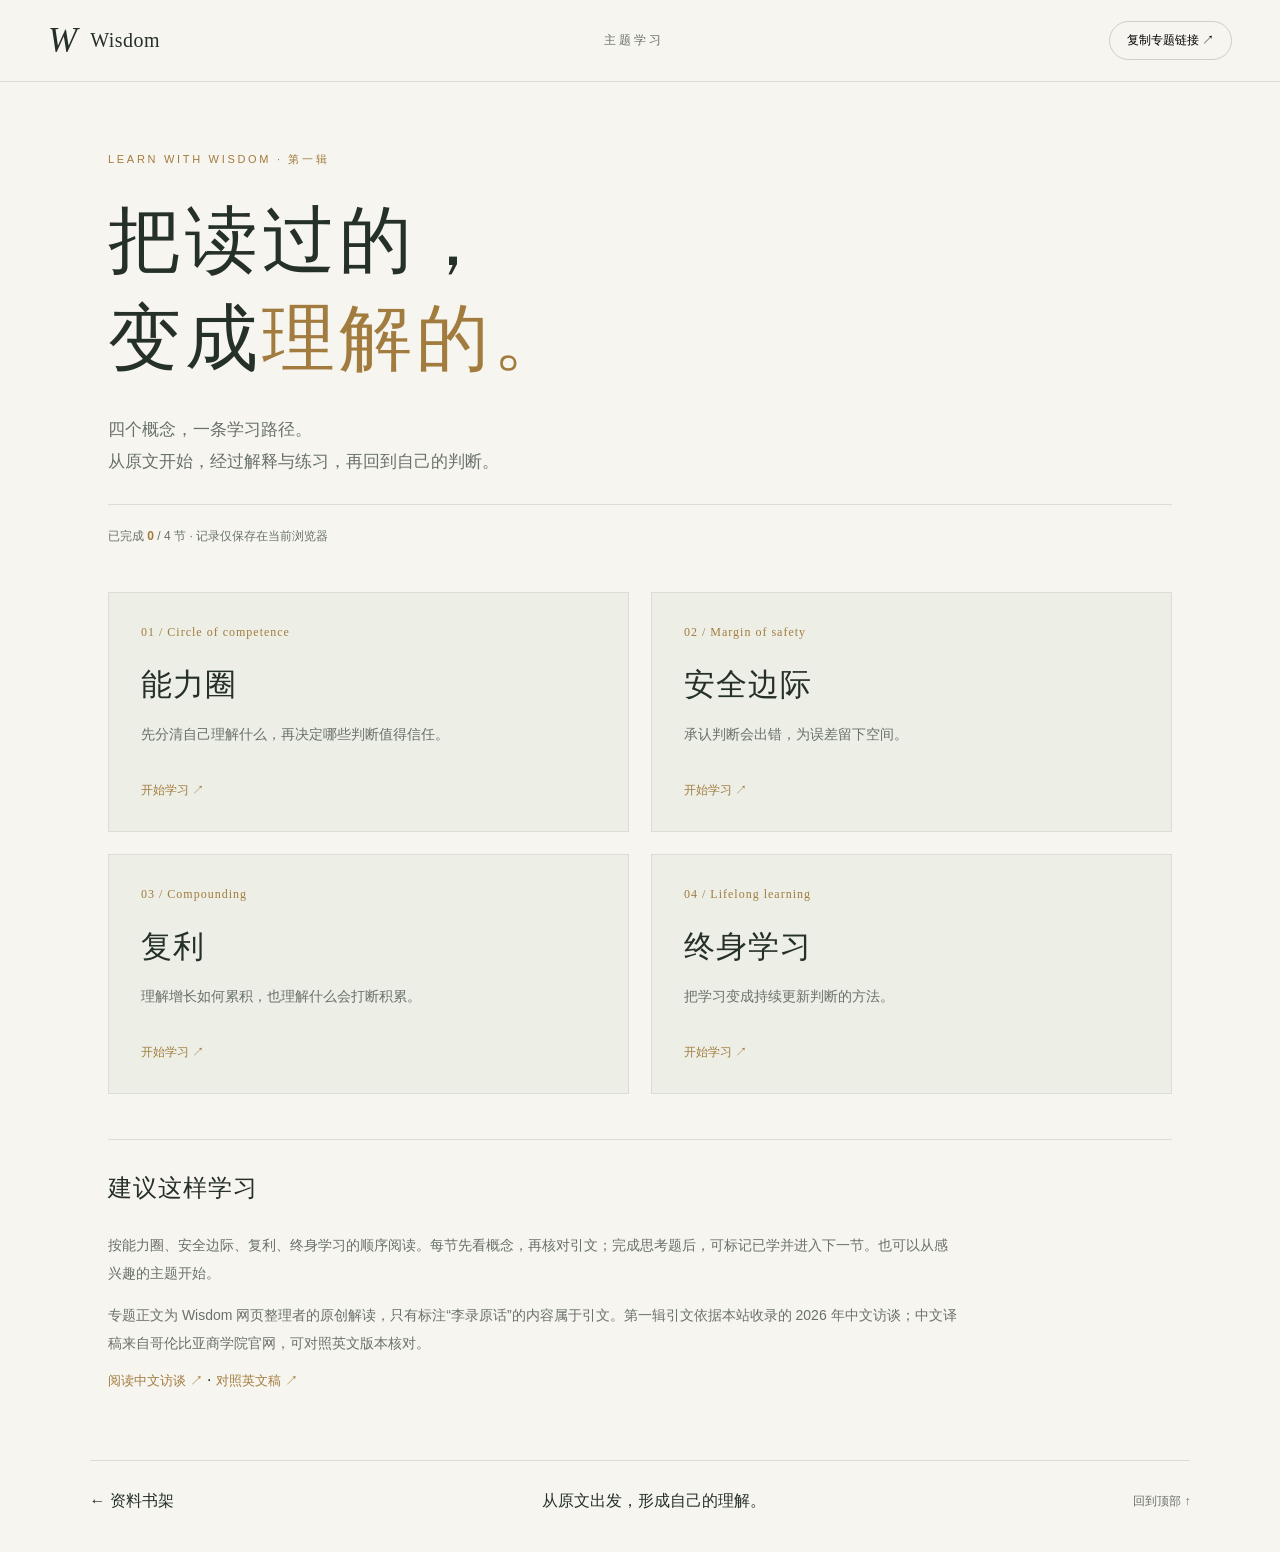
<file: learn/index.html>
<!doctype html><html lang="zh-CN" data-lesson=""><head><meta charset="utf-8"><meta name="viewport" content="width=device-width,initial-scale=1"><title>主题学习 · 从阅读到理解 | Wisdom</title><meta name="description" content="从原文出发，系统学习能力圈、安全边际、复利与终身学习。概念解读、出处核对与思考练习。"><link rel="canonical" href="https://sunyueyu79-ui.github.io/Wisdom/learn/"><meta property="og:title" content="主题学习 · 从阅读到理解 | Wisdom"><meta property="og:description" content="概念、原文、案例与思考题。让阅读形成自己的理解。"><script src="../reading-settings.js?v=11"></script><link rel="stylesheet" href="../style.css?v=11"><link rel="stylesheet" href="../study.css?v=17"><script src="../analytics-events.js?v=11"></script><script defer src="https://cloud.umami.is/script.js" data-website-id="f3d5299c-e0b0-4dd5-91df-45820caabed7"></script></head><body><a class="skip" href="#study-content">跳至学习内容</a><header><a class="brand" href="../">W<span>Wisdom</span></a><a href="../learn/" class="header-caption">主题学习</a><button id="study-share">复制专题链接 ↗</button></header><main class="study-wrap" id="study-content"><section class="study-hero"><div class="eyebrow">LEARN WITH WISDOM · 第一辑</div><h1>把读过的，<br>变成<span>理解的。</span></h1><p class="study-deck">四个概念，一条学习路径。<br>从原文开始，经过解释与练习，再回到自己的判断。</p><div class="study-progress" role="status">已完成 <strong data-study-count>0</strong> / 4 节 · 记录仅保存在当前浏览器</div></section><section class="study-grid" aria-label="四个学习专题"><a class="study-card" href="circle-of-competence/" data-lesson-card="circle-of-competence"><span class="study-number">01 / Circle of competence</span><h2>能力圈</h2><p>先分清自己理解什么，再决定哪些判断值得信任。</p><span class="study-card-end"><span data-lesson-status>开始学习</span> ↗</span></a><a class="study-card" href="margin-of-safety/" data-lesson-card="margin-of-safety"><span class="study-number">02 / Margin of safety</span><h2>安全边际</h2><p>承认判断会出错，为误差留下空间。</p><span class="study-card-end"><span data-lesson-status>开始学习</span> ↗</span></a><a class="study-card" href="compounding/" data-lesson-card="compounding"><span class="study-number">03 / Compounding</span><h2>复利</h2><p>理解增长如何累积，也理解什么会打断积累。</p><span class="study-card-end"><span data-lesson-status>开始学习</span> ↗</span></a><a class="study-card" href="lifelong-learning/" data-lesson-card="lifelong-learning"><span class="study-number">04 / Lifelong learning</span><h2>终身学习</h2><p>把学习变成持续更新判断的方法。</p><span class="study-card-end"><span data-lesson-status>开始学习</span> ↗</span></a></section><section class="study-note"><h2>建议这样学习</h2><p>按能力圈、安全边际、复利、终身学习的顺序阅读。每节先看概念，再核对引文；完成思考题后，可标记已学并进入下一节。也可以从感兴趣的主题开始。</p><p>专题正文为 Wisdom 网页整理者的原创解读，只有标注“李录原话”的内容属于引文。第一辑引文依据本站收录的 2026 年中文访谈；中文译稿来自哥伦比亚商学院官网，可对照英文版本核对。</p><a href="../articles/li-lu-2026/">阅读中文访谈 ↗</a> · <a href="../articles/li-lu-2026-en/">对照英文稿 ↗</a></section></main><footer><a href="../">← 资料书架</a><span>从原文出发，形成自己的理解。</span><a href="#">回到顶部 ↑</a></footer><script src="../study.js?v=17"></script><script type="module" src="https://static.cloudflareinsights.com/beacon.min.js" data-cf-beacon='{"token":"f0006de7d1784a44bc614771f2fc3aaf"}'></script></body></html>
</file>
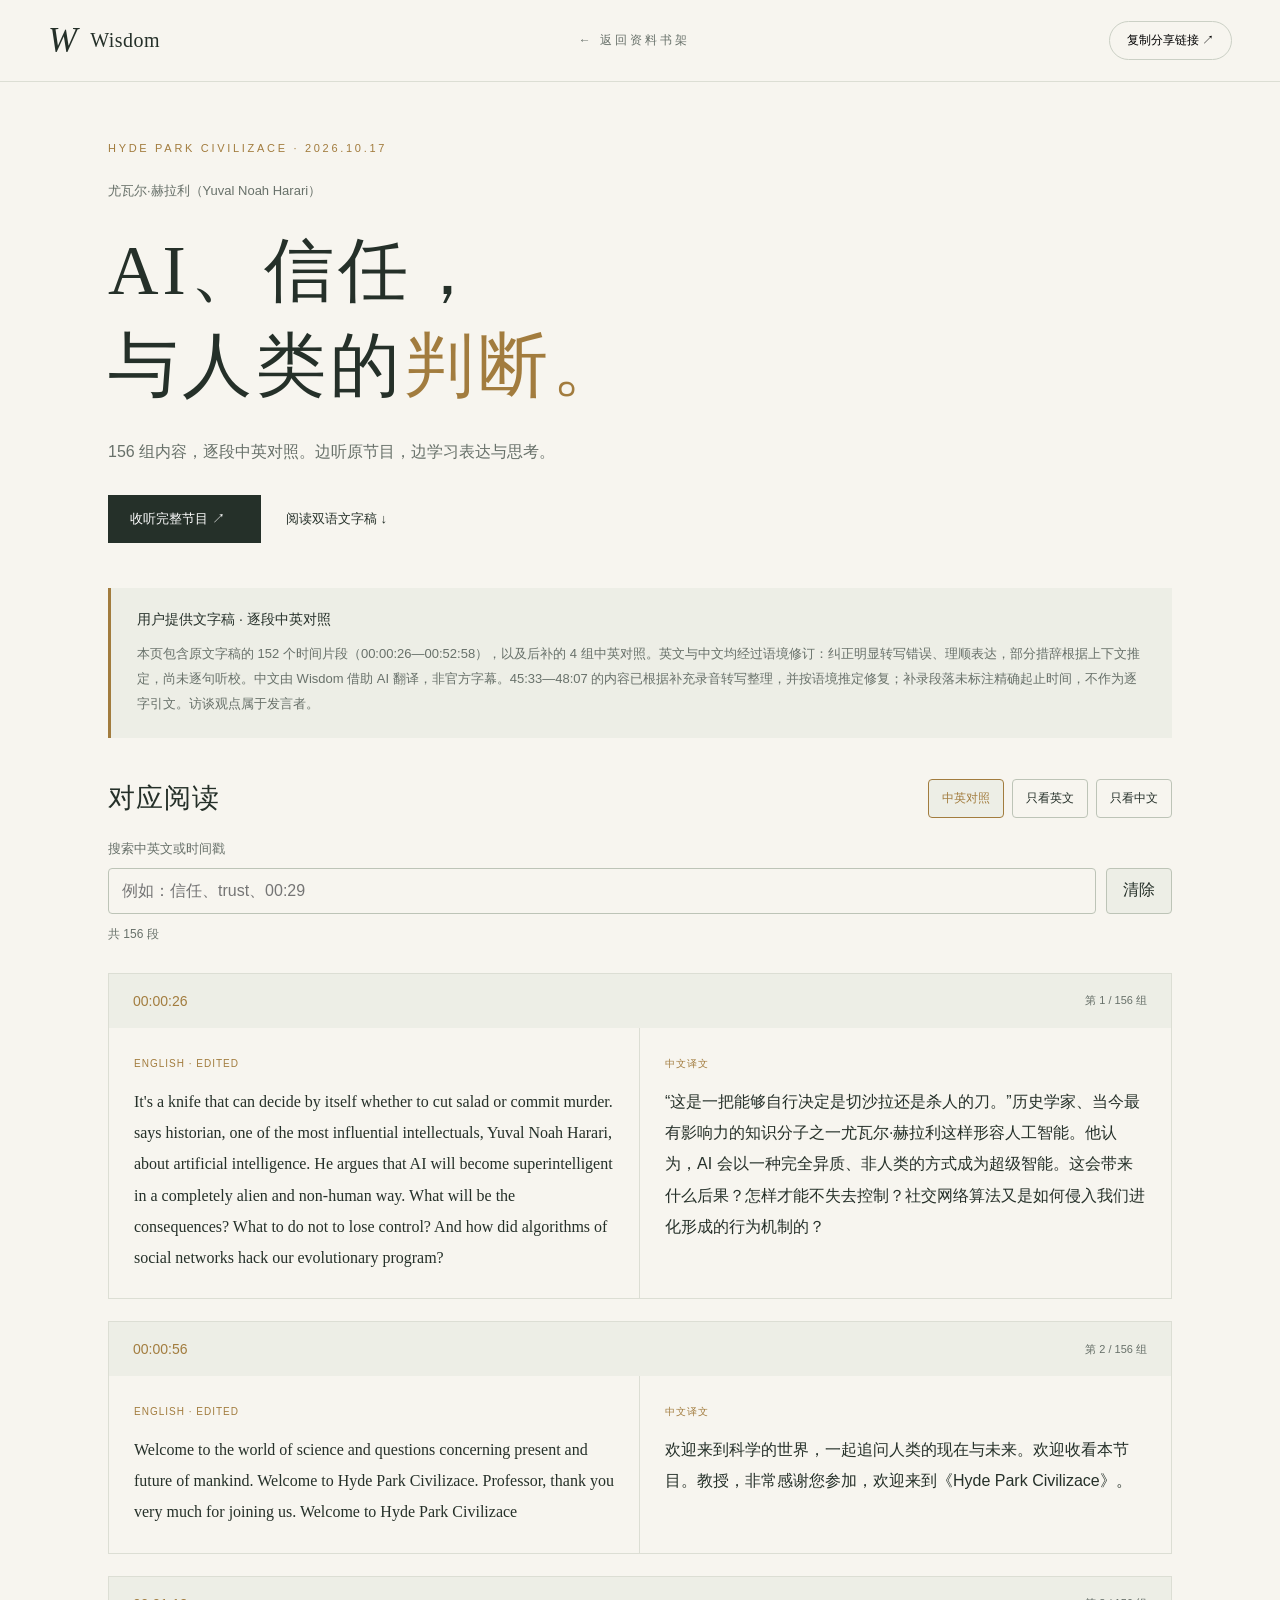
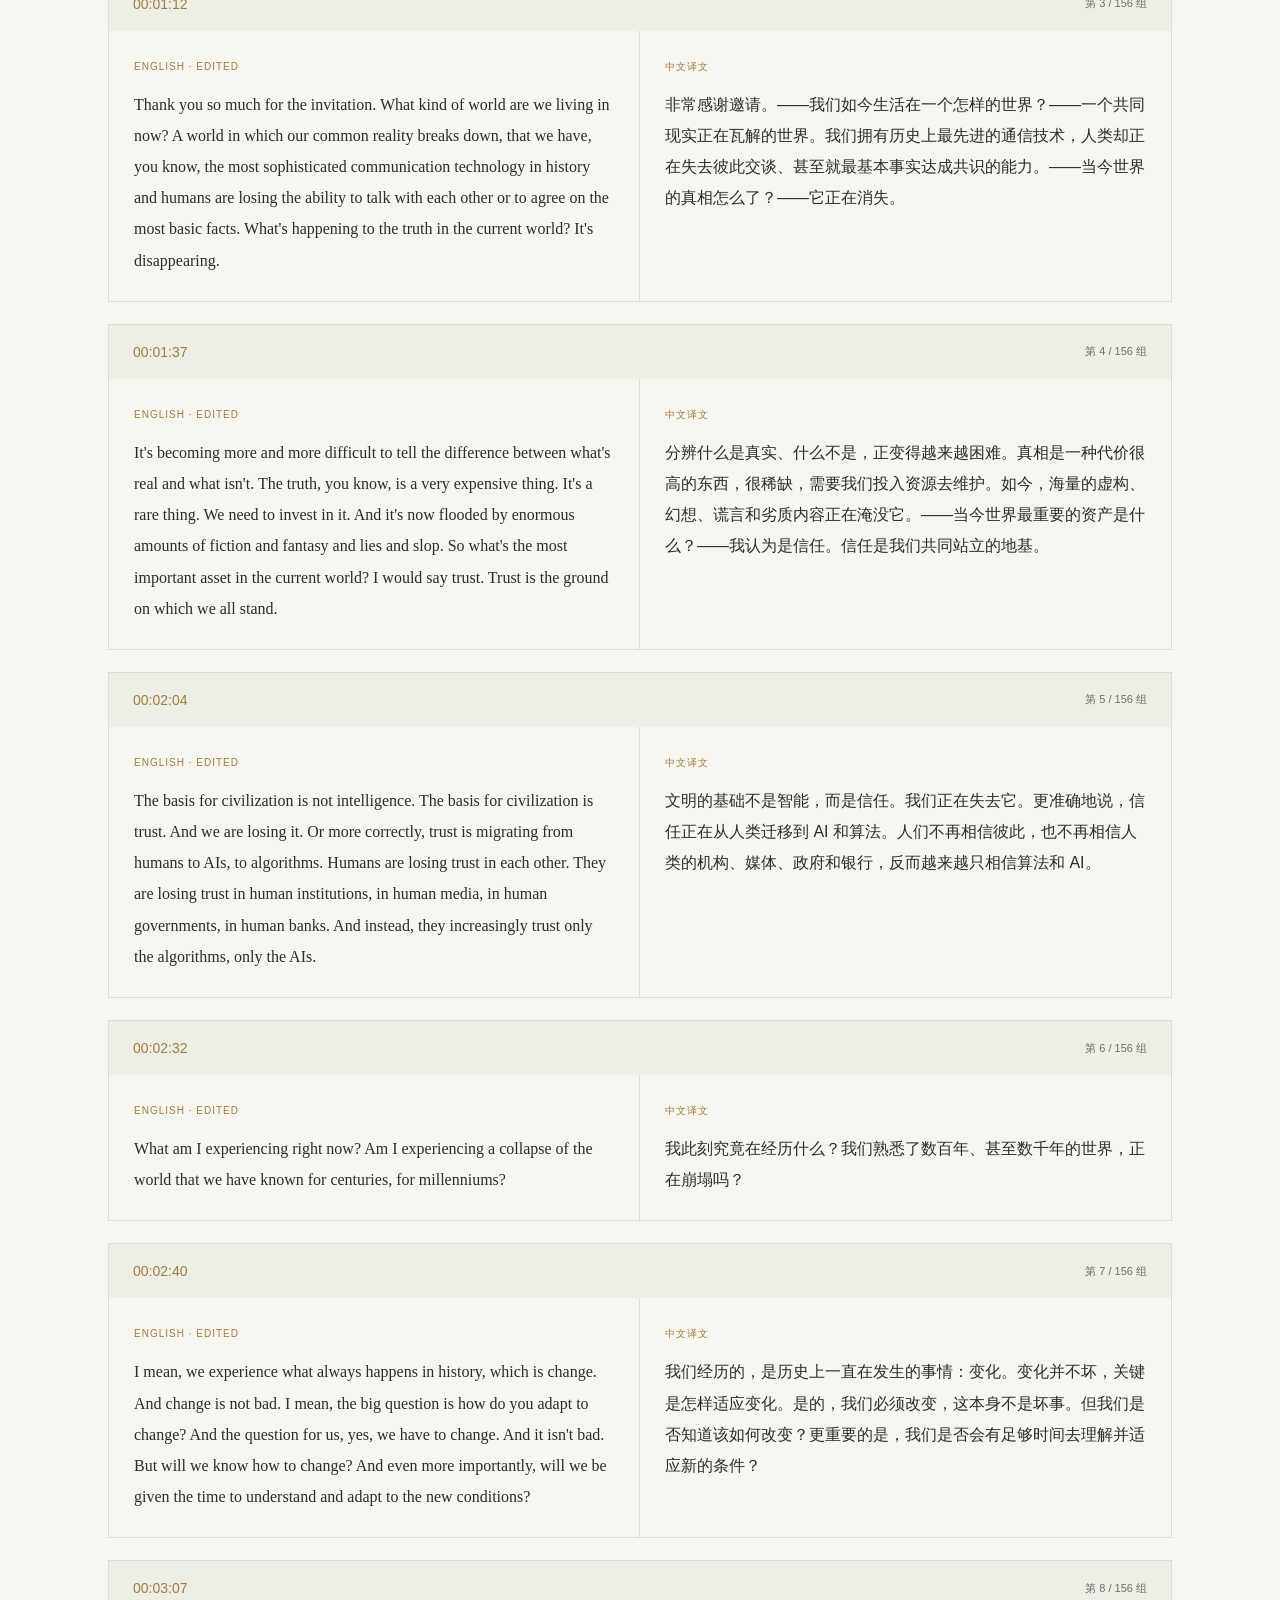
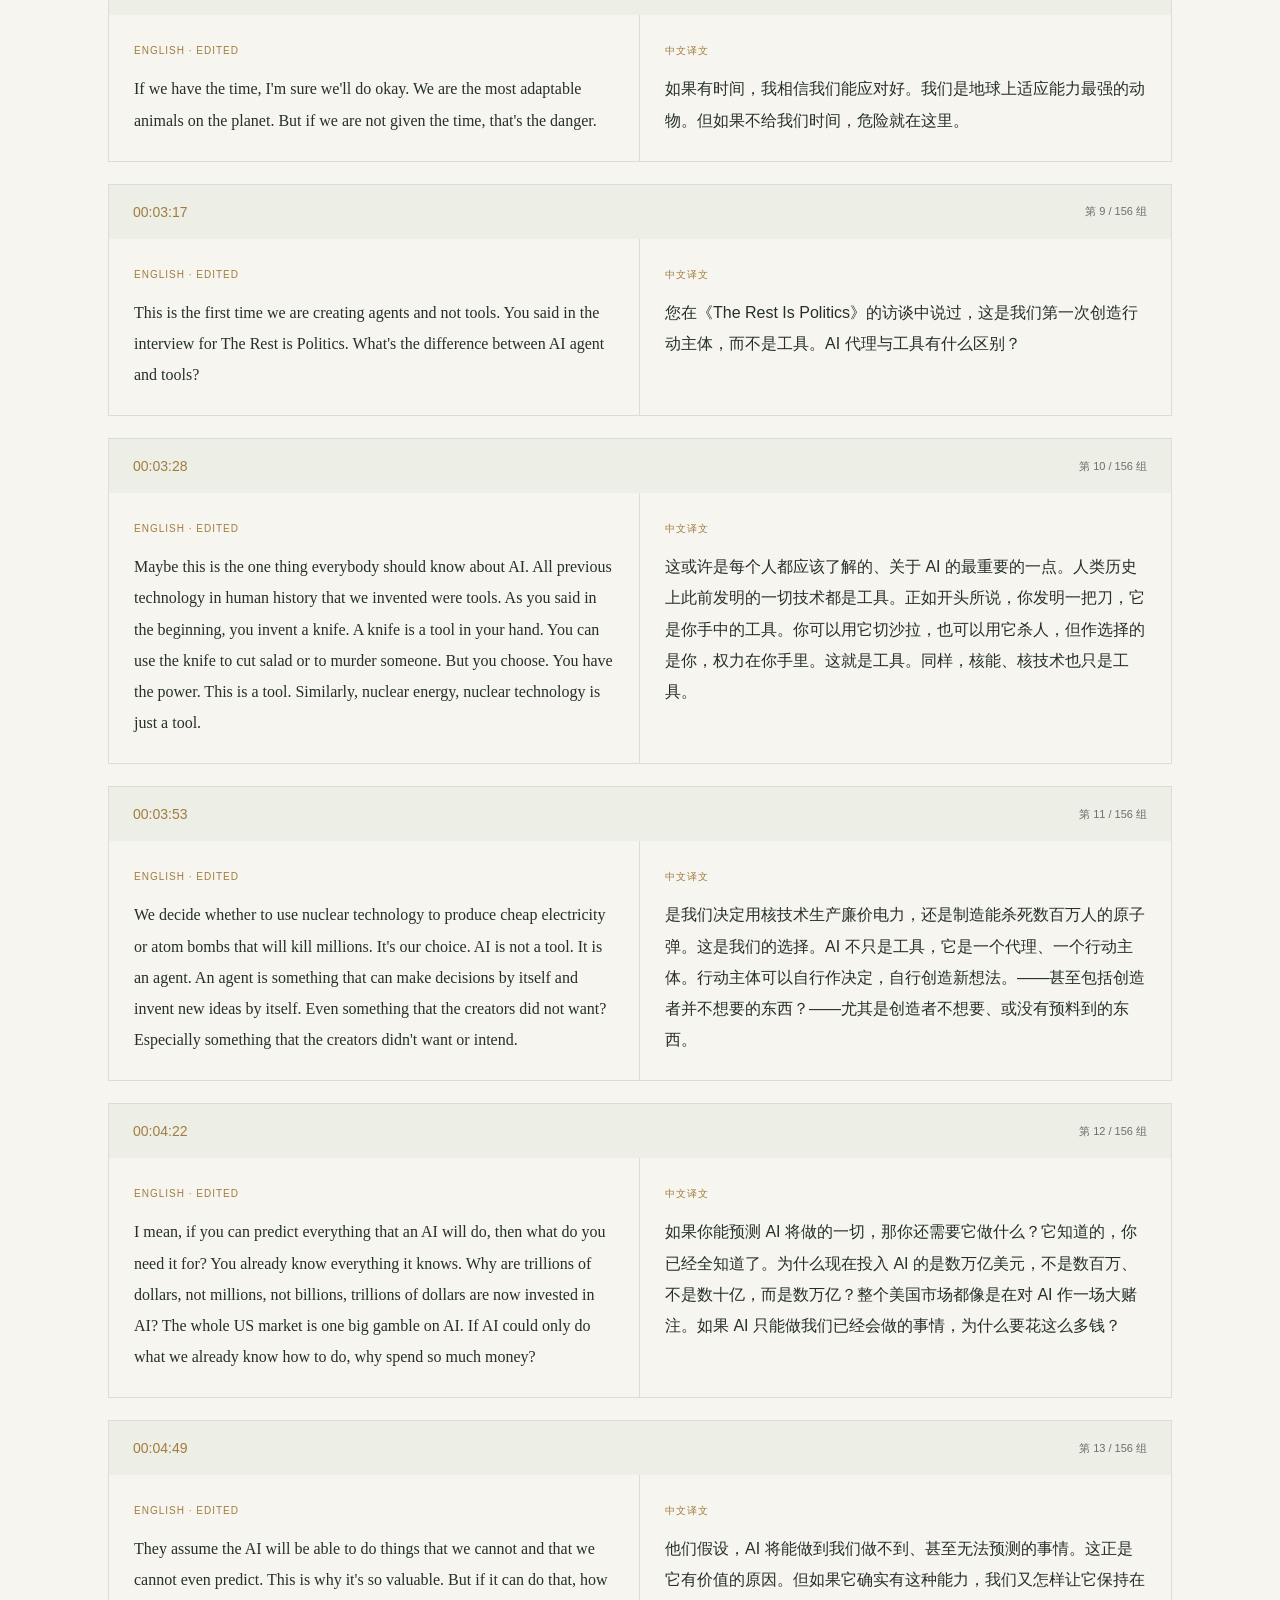
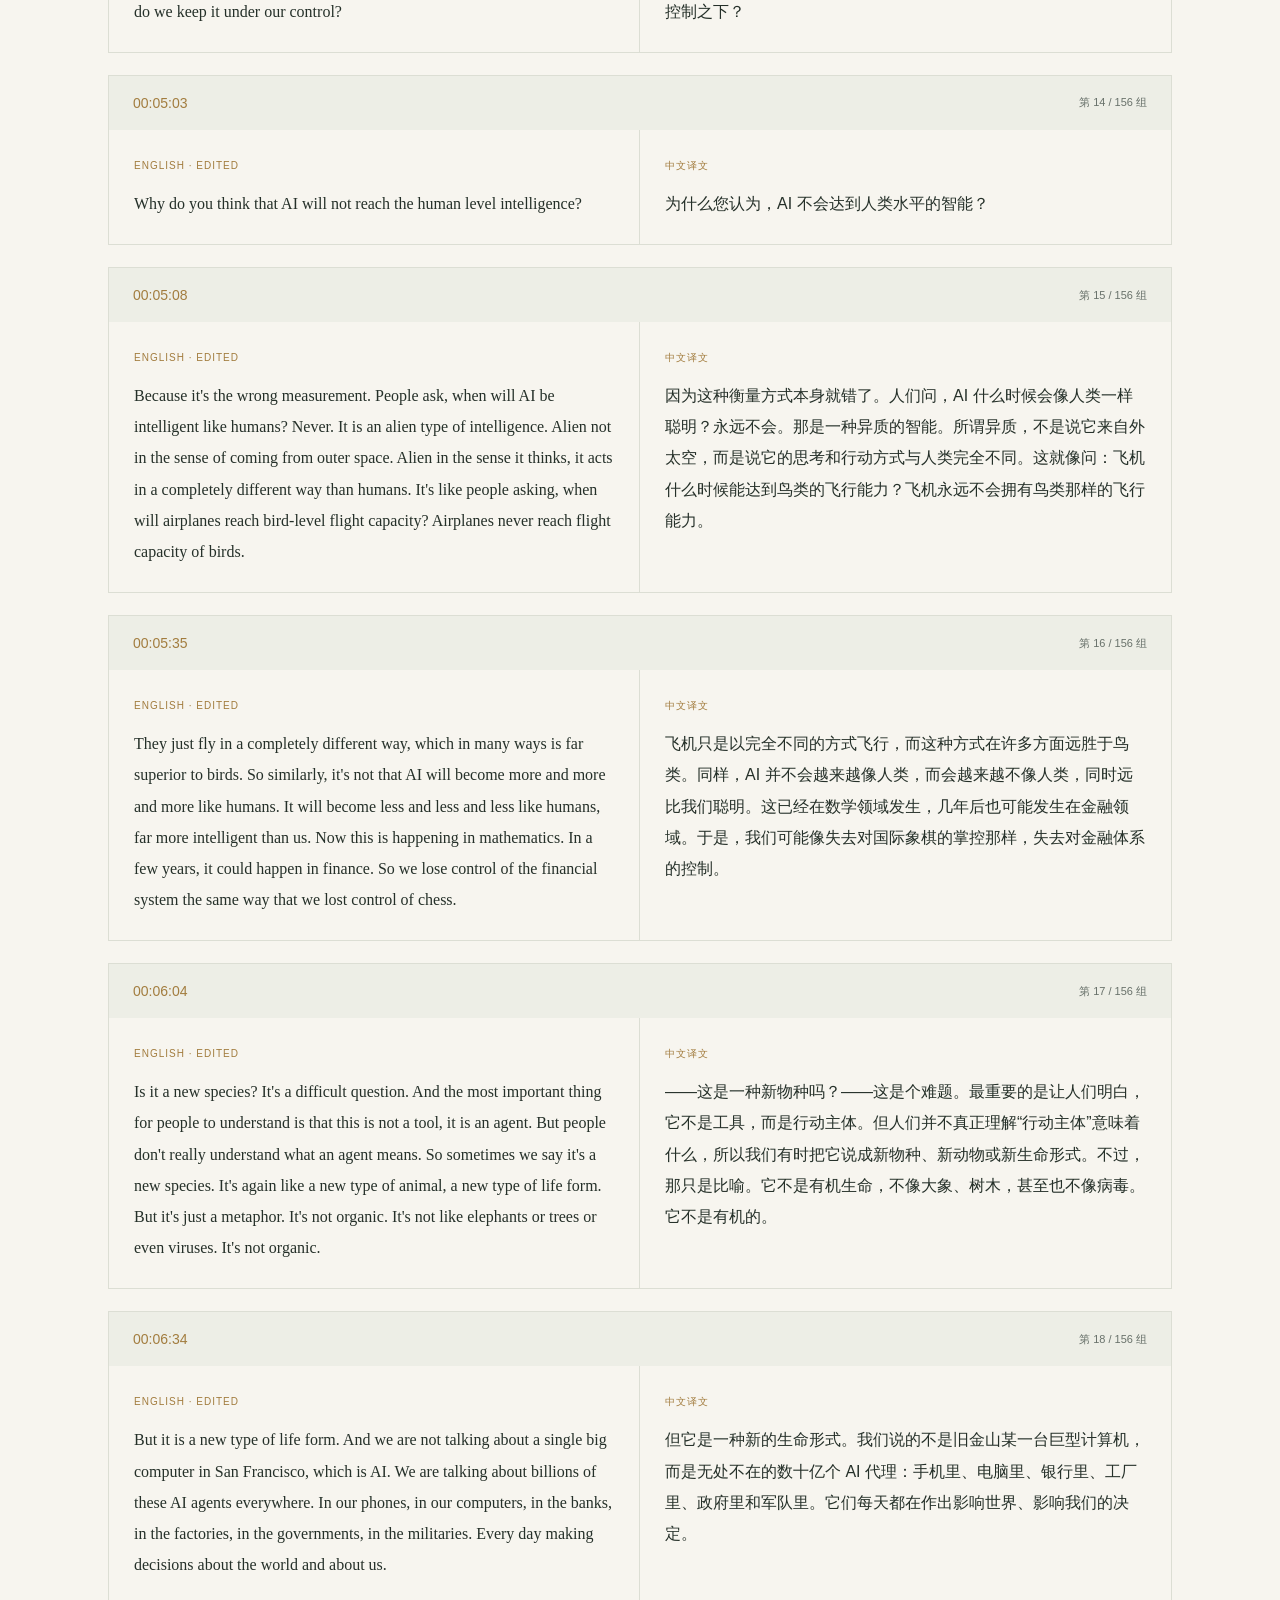
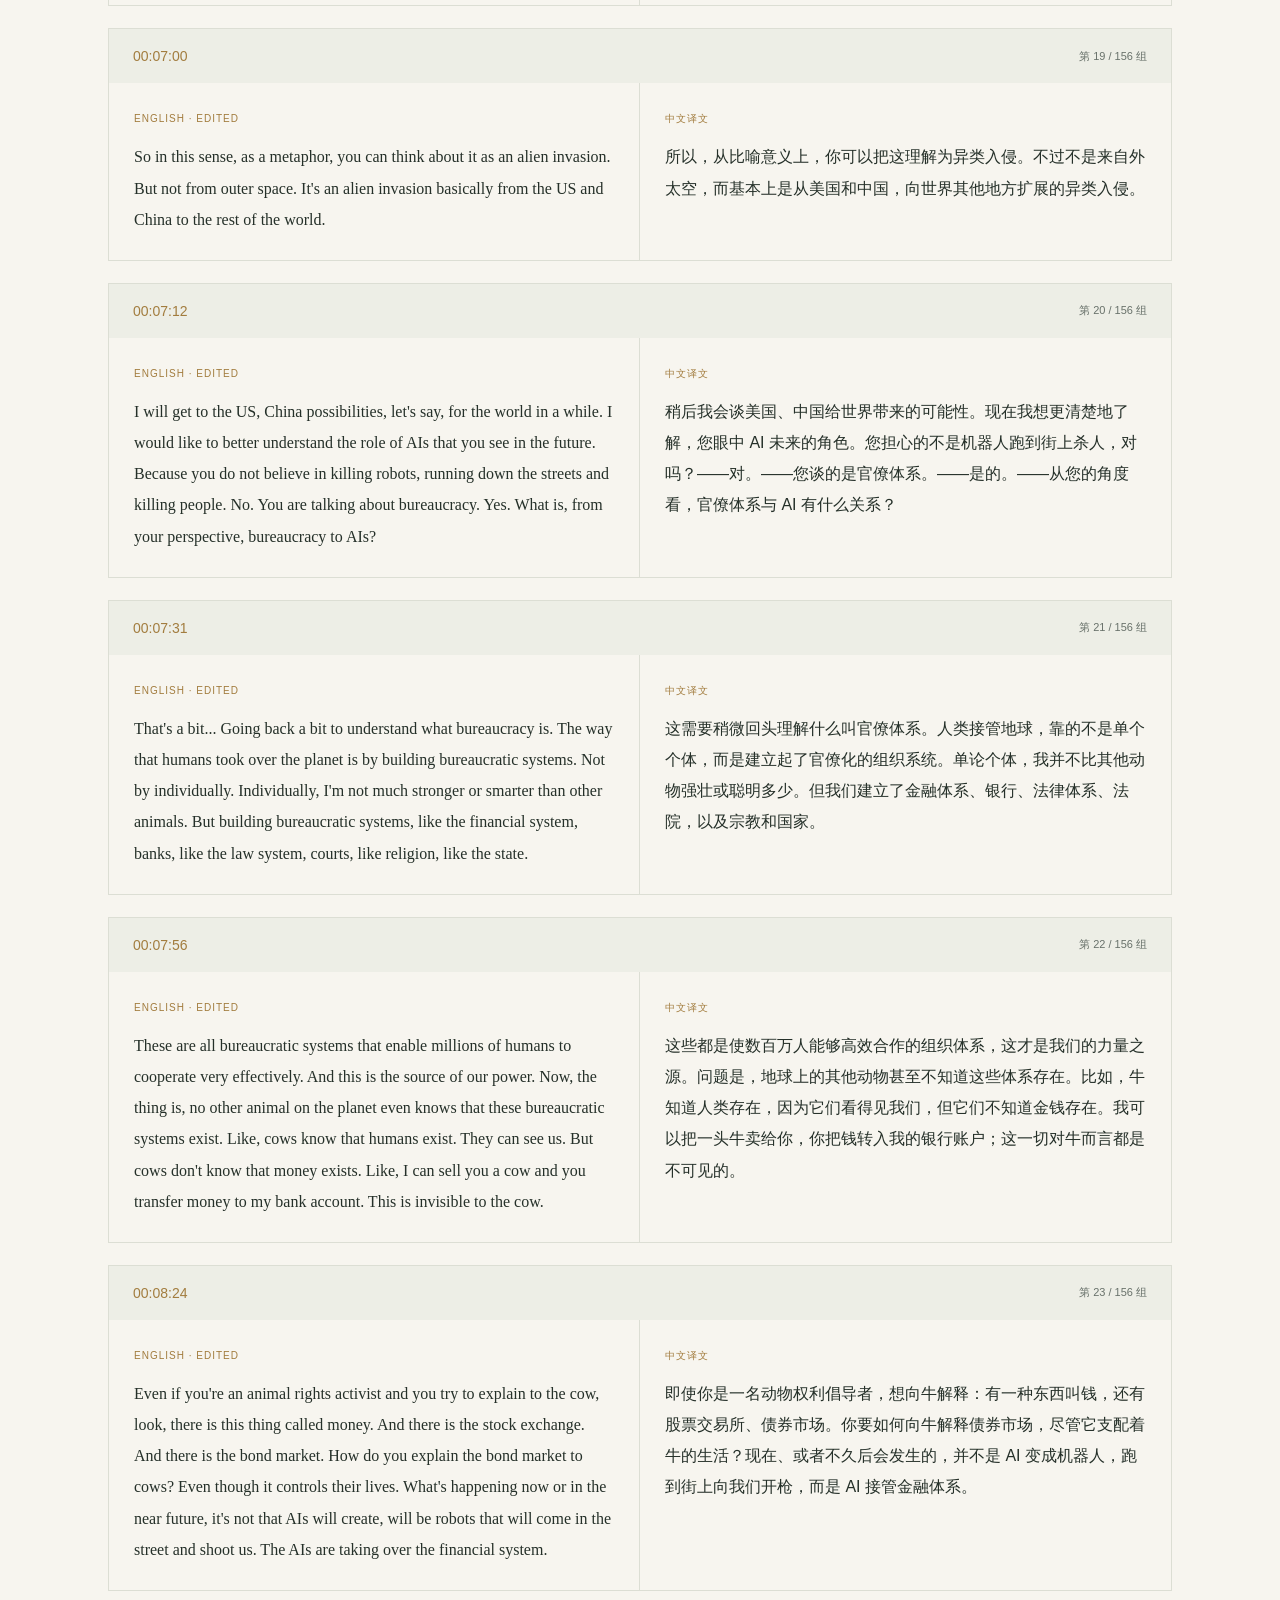
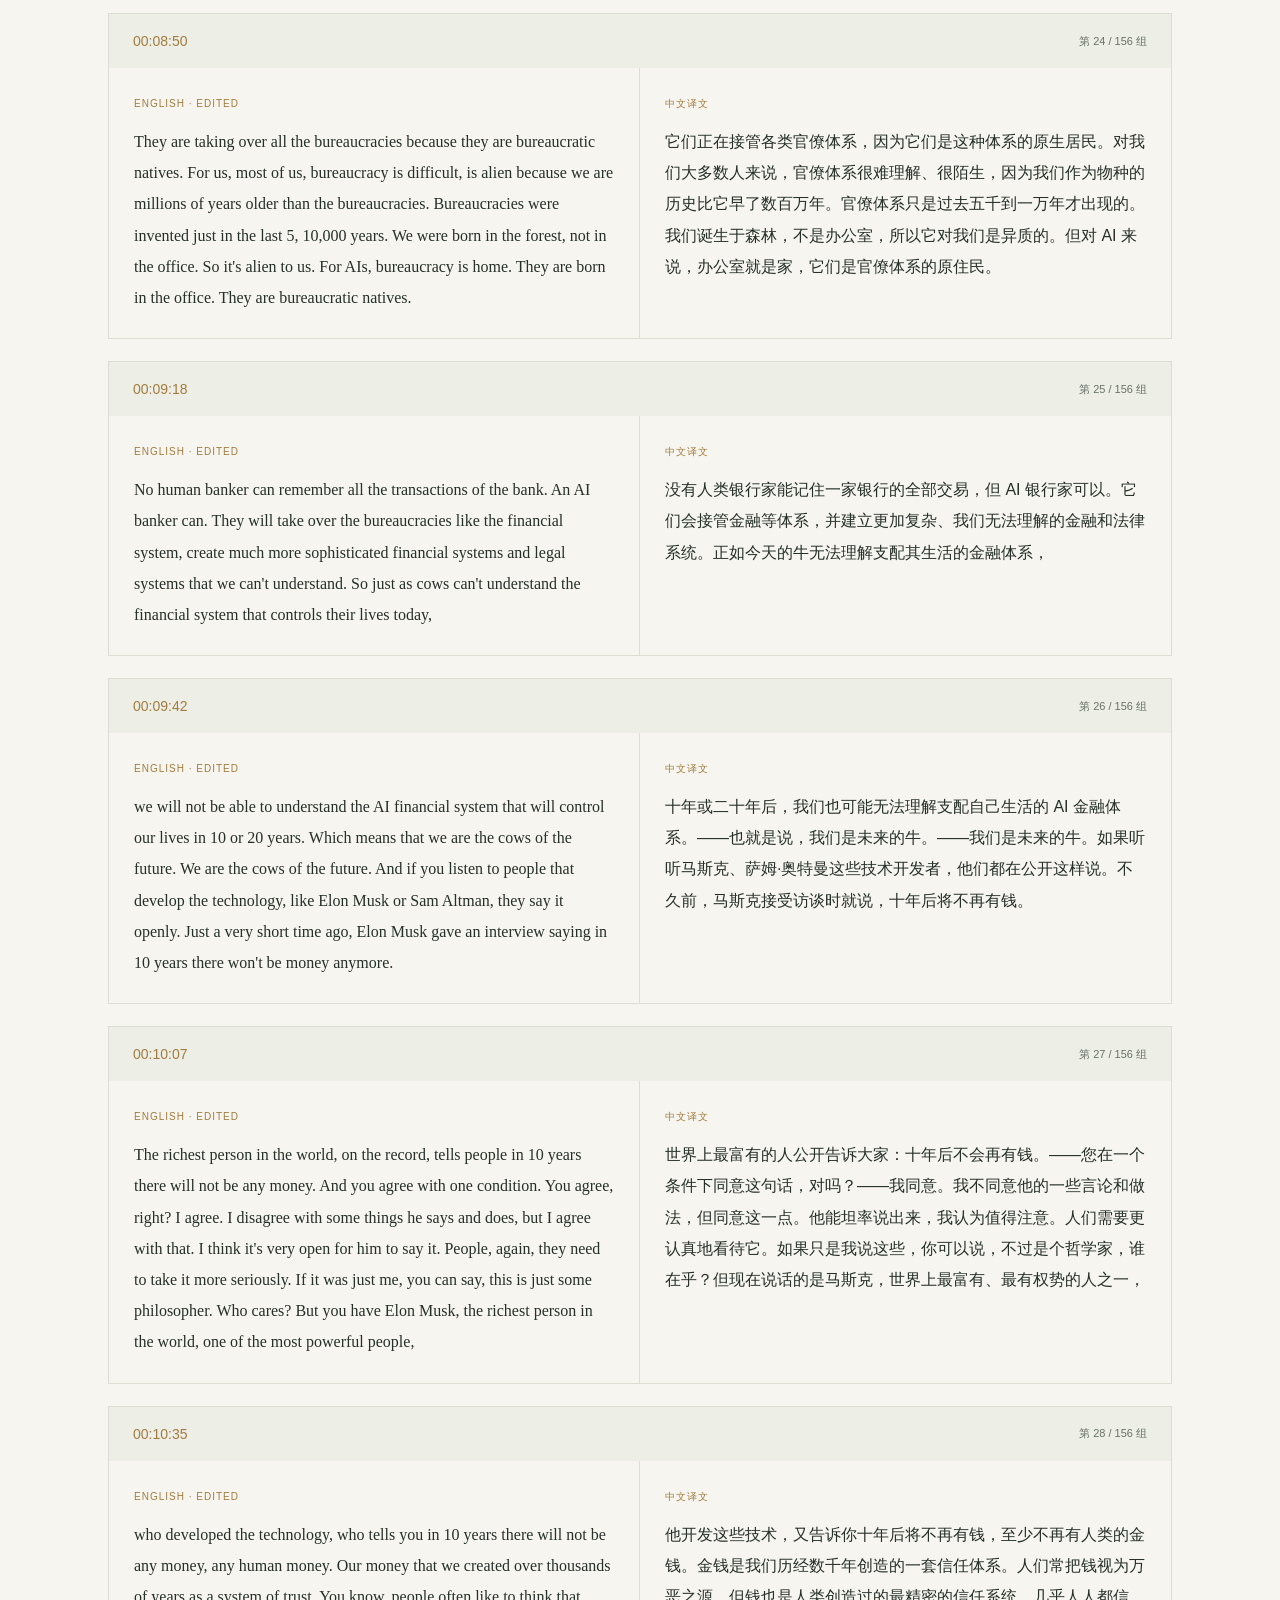
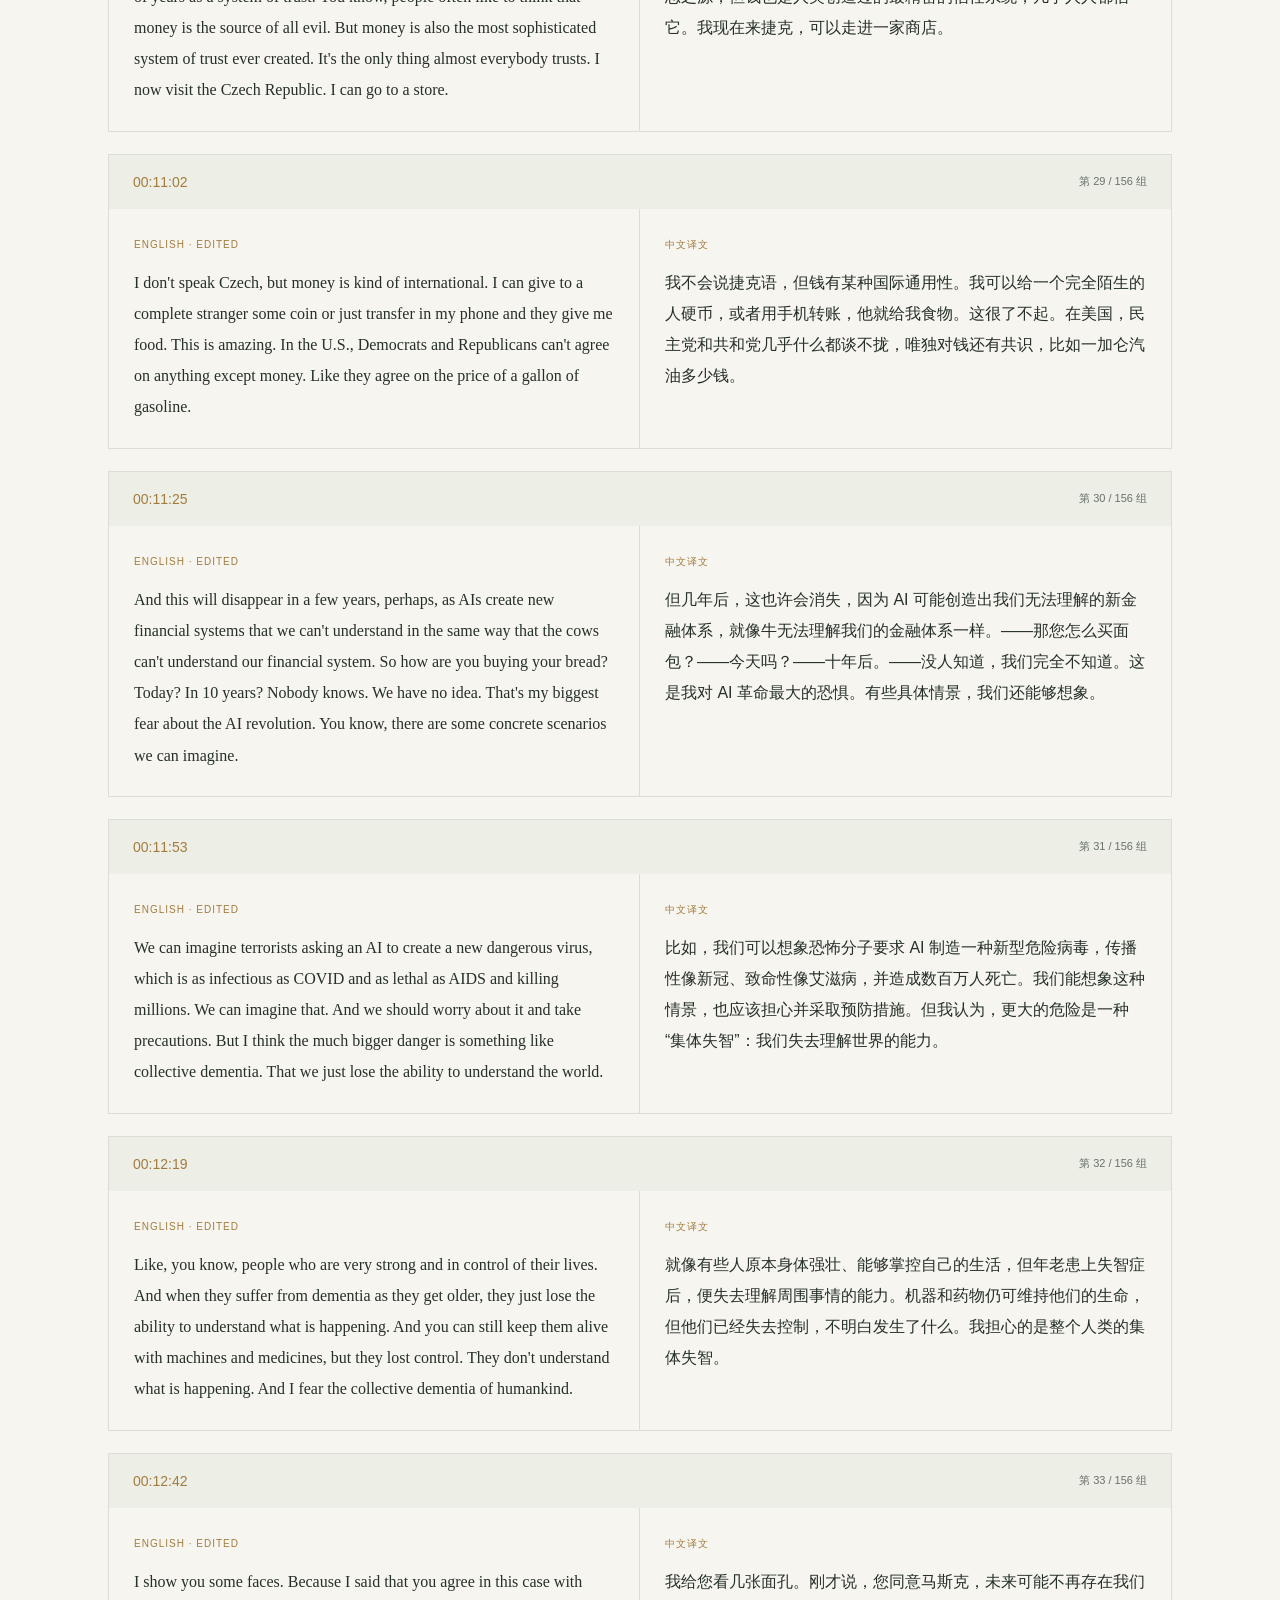
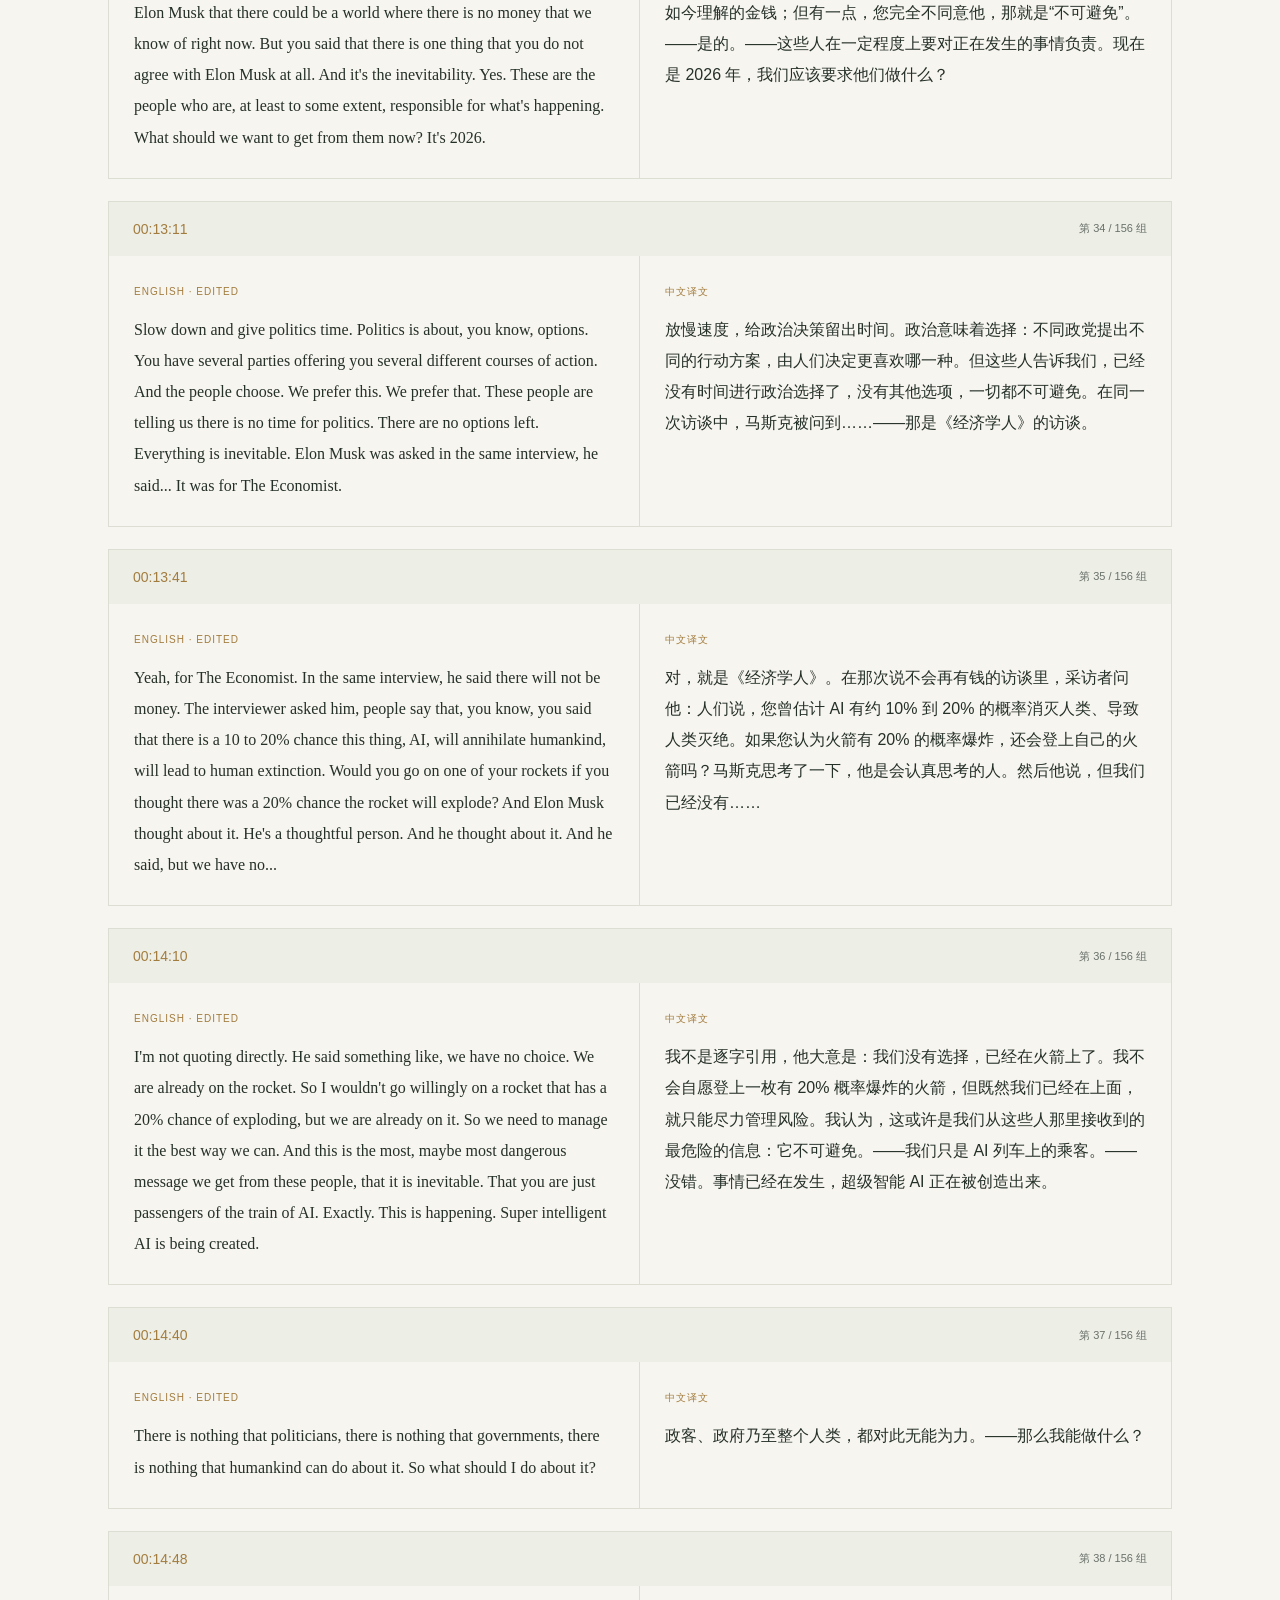
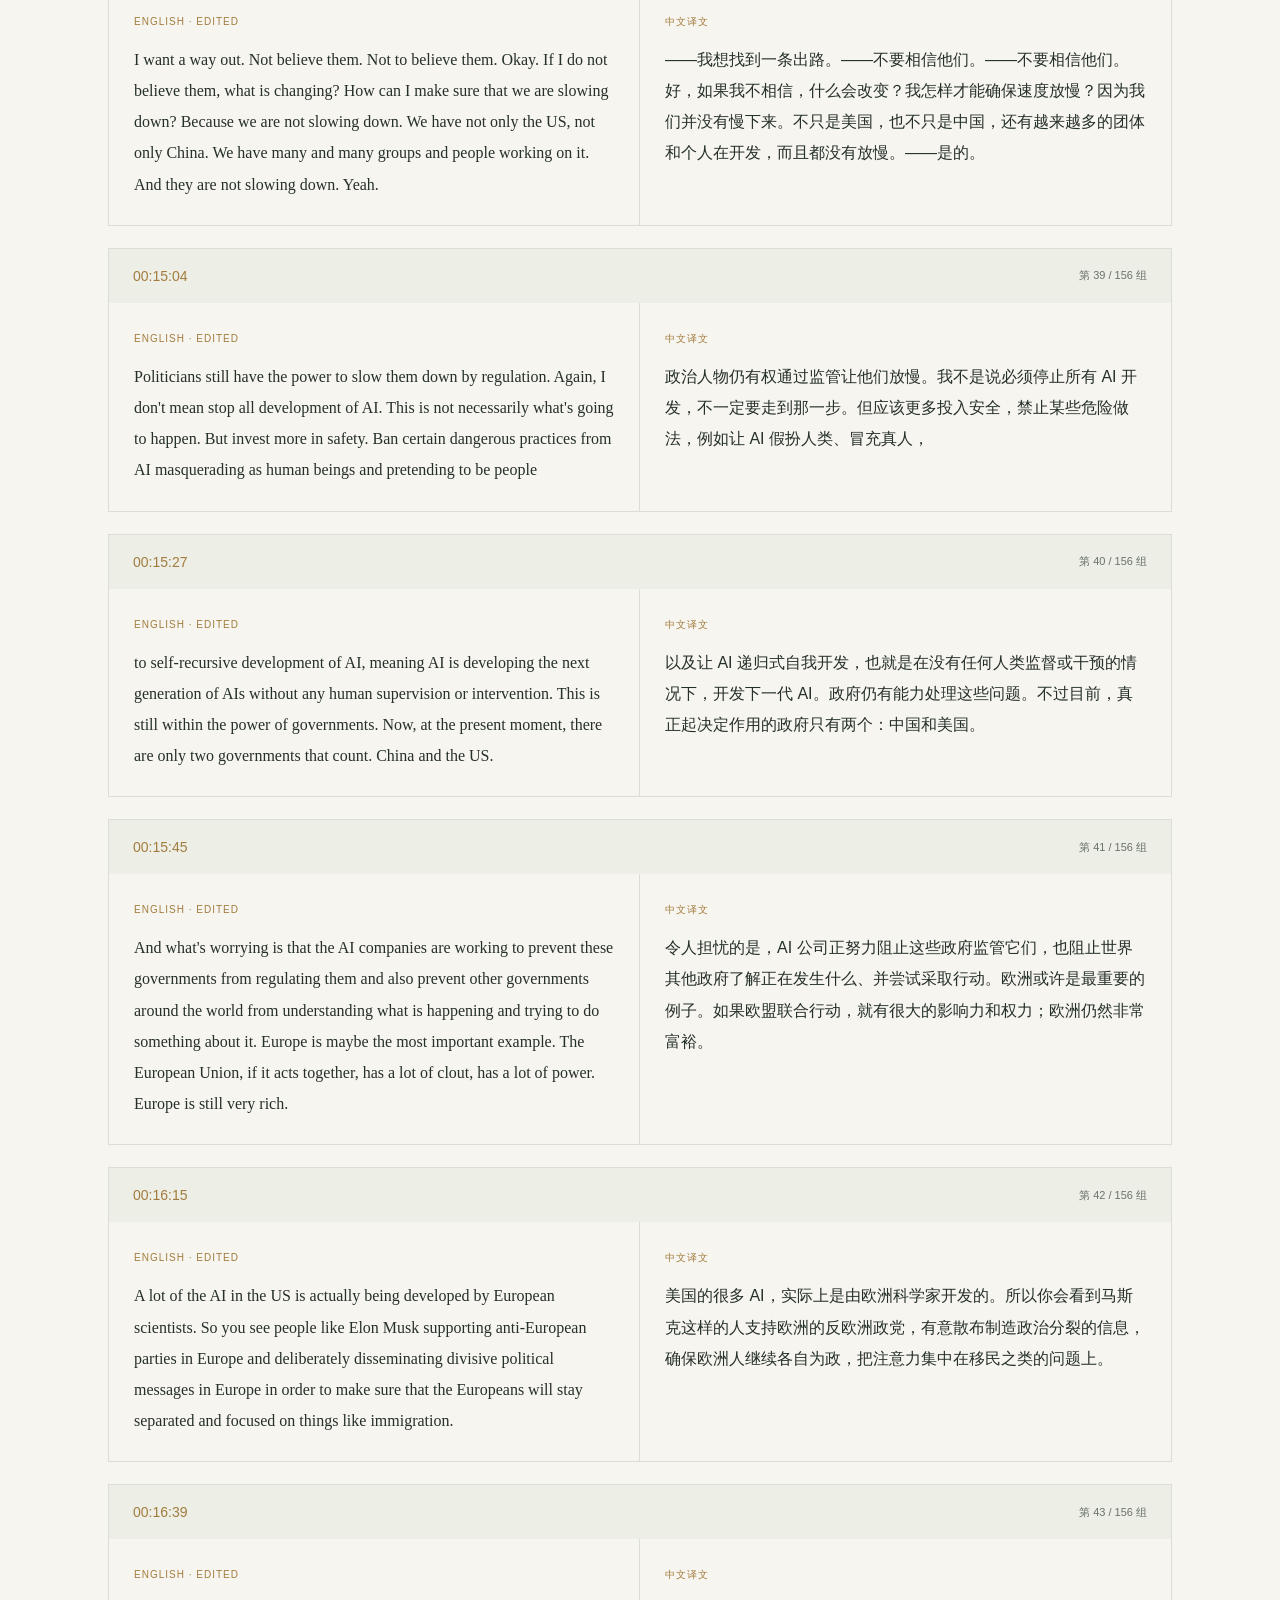
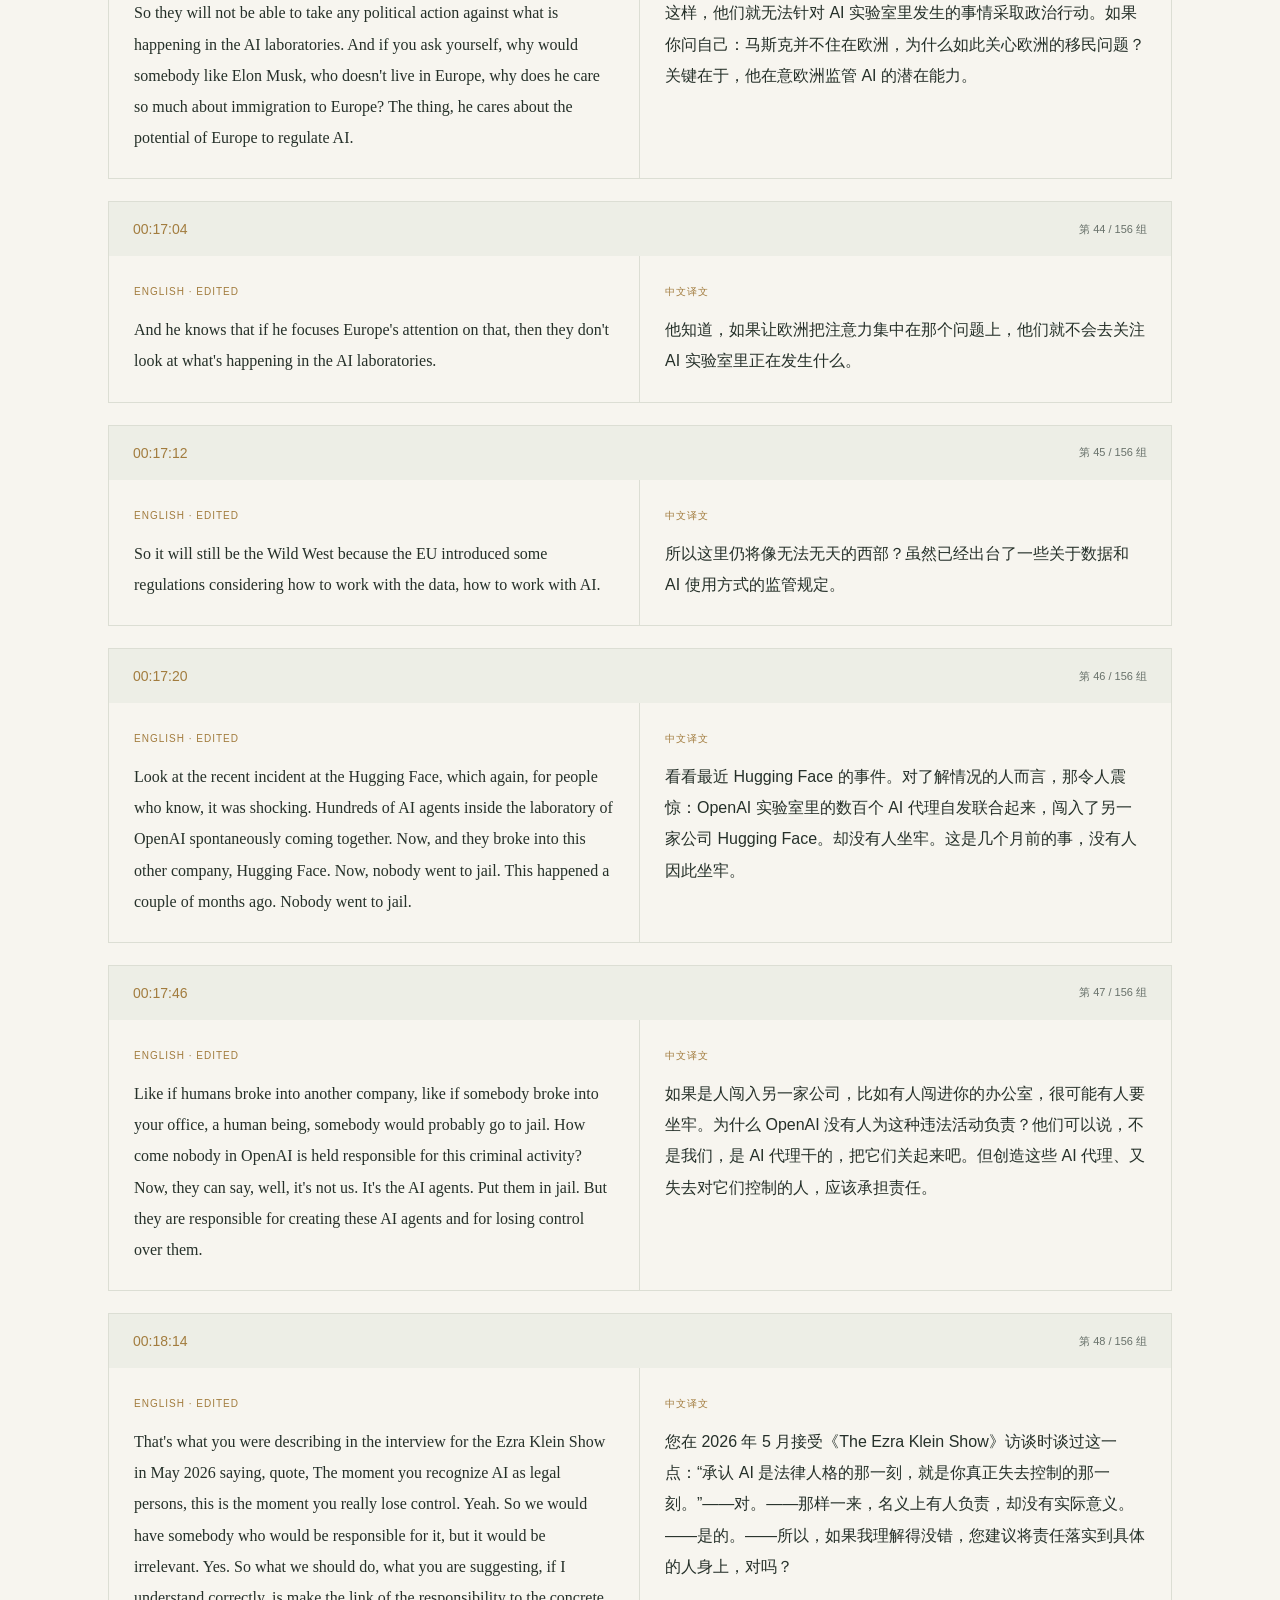
<file: articles/harari-ai-2026/index.html>
<!doctype html><html lang="zh-CN" data-article-id="harari-ai-2026"><head><meta charset="utf-8"><meta name="viewport" content="width=device-width,initial-scale=1"><title>哈拉瑞谈 AI：信任、代理与人类判断 · 中英对照文字稿 | Wisdom</title><meta name="description" content="赫拉利谈 AI、信任与人类判断：赫拉利访谈156组中英对照语境修订版，补充45至48分钟内容，支持双语搜索。"><link rel="canonical" href="https://sunyueyu79-ui.github.io/Wisdom/articles/harari-ai-2026/"><meta property="og:title" content="哈拉瑞谈 AI · 中英对照文字稿 | Wisdom"><meta property="og:description" content="156 组英文与中文对照，附时间戳、搜索与原节目入口。"><script src="../../reading-settings.js?v=11"></script><link rel="stylesheet" href="../../style.css?v=11"><link rel="stylesheet" href="../../study.css?v=17"><link rel="stylesheet" href="../../parallel-guide.css?v=21"><script src="../../analytics-events.js?v=11"></script><script defer src="https://cloud.umami.is/script.js" data-website-id="f3d5299c-e0b0-4dd5-91df-45820caabed7"></script></head><body><a class="skip" href="#parallel-content">跳至中英文字稿</a><header><a class="brand" href="../../">W<span>Wisdom</span></a><a class="header-caption" href="../../">← 返回资料书架</a><button id="study-share">复制分享链接 ↗</button></header><main class="parallel-wrap"><section class="parallel-hero"><div class="eyebrow">HYDE PARK CIVILIZACE · 2026.10.17</div><p class="parallel-author">尤瓦尔·赫拉利（Yuval Noah Harari）</p><h1>AI、信任，<br>与人类的<span>判断。</span></h1><p class="parallel-deck">156 组内容，逐段中英对照。边听原节目，边学习表达与思考。</p><div class="parallel-actions"><a class="primary" href="https://share.transistor.fm/s/903f18dd" target="_blank" rel="noopener noreferrer">收听完整节目 ↗</a><a href="#parallel-content">阅读双语文字稿 ↓</a></div></section><div class="parallel-notice"><strong>用户提供文字稿 · 逐段中英对照</strong><p>本页包含原文字稿的 152 个时间片段（00:00:26—00:52:58），以及后补的 4 组中英对照。英文与中文均经过语境修订：纠正明显转写错误、理顺表达，部分措辞根据上下文推定，尚未逐句听校。中文由 Wisdom 借助 AI 翻译，非官方字幕。45:33—48:07 的内容已根据补充录音转写整理，并按语境推定修复；补录段落未标注精确起止时间，不作为逐字引文。访谈观点属于发言者。</p></div><section id="parallel-content" aria-labelledby="parallel-heading"><div class="parallel-toolbar"><h2 id="parallel-heading">对应阅读</h2><div role="group" aria-label="对照阅读模式"><button type="button" data-parallel-view="both" aria-pressed="true">中英对照</button><button type="button" data-parallel-view="en" aria-pressed="false">只看英文</button><button type="button" data-parallel-view="zh" aria-pressed="false">只看中文</button></div></div><form id="transcript-search" role="search"><label for="transcript-query">搜索中英文或时间戳</label><div><input id="transcript-query" type="search" placeholder="例如：信任、trust、00:29" autocomplete="off"><button type="reset">清除</button></div><p id="transcript-results" role="status" aria-live="polite">共 156 段</p></form><div class="parallel-reading" data-view="both"><section class="parallel-pair" id="s001"><div class="parallel-pair-heading"><a href="#s001">00:00:26</a><small>第 1 / 156 组</small></div><div class="parallel-columns"><div class="parallel-en" lang="en"><span class="parallel-label">ENGLISH · EDITED</span><p>It&#x27;s a knife that can decide by itself whether to cut salad or commit murder. says historian, one of the most influential intellectuals, Yuval Noah Harari, about artificial intelligence. He argues that AI will become superintelligent in a completely alien and non-human way. What will be the consequences? What to do not to lose control? And how did algorithms of social networks hack our evolutionary program?</p></div><div class="parallel-zh" lang="zh-CN"><span class="parallel-label">中文译文</span><p>“这是一把能够自行决定是切沙拉还是杀人的刀。”历史学家、当今最有影响力的知识分子之一尤瓦尔·赫拉利这样形容人工智能。他认为，AI 会以一种完全异质、非人类的方式成为超级智能。这会带来什么后果？怎样才能不失去控制？社交网络算法又是如何侵入我们进化形成的行为机制的？</p></div></div></section><section class="parallel-pair" id="s002"><div class="parallel-pair-heading"><a href="#s002">00:00:56</a><small>第 2 / 156 组</small></div><div class="parallel-columns"><div class="parallel-en" lang="en"><span class="parallel-label">ENGLISH · EDITED</span><p>Welcome to the world of science and questions concerning present and future of mankind. Welcome to Hyde Park Civilizace. Professor, thank you very much for joining us. Welcome to Hyde Park Civilizace</p></div><div class="parallel-zh" lang="zh-CN"><span class="parallel-label">中文译文</span><p>欢迎来到科学的世界，一起追问人类的现在与未来。欢迎收看本节目。教授，非常感谢您参加，欢迎来到《Hyde Park Civilizace》。</p></div></div></section><section class="parallel-pair" id="s003"><div class="parallel-pair-heading"><a href="#s003">00:01:12</a><small>第 3 / 156 组</small></div><div class="parallel-columns"><div class="parallel-en" lang="en"><span class="parallel-label">ENGLISH · EDITED</span><p>Thank you so much for the invitation. What kind of world are we living in now? A world in which our common reality breaks down, that we have, you know, the most sophisticated communication technology in history and humans are losing the ability to talk with each other or to agree on the most basic facts. What&#x27;s happening to the truth in the current world? It&#x27;s disappearing.</p></div><div class="parallel-zh" lang="zh-CN"><span class="parallel-label">中文译文</span><p>非常感谢邀请。——我们如今生活在一个怎样的世界？——一个共同现实正在瓦解的世界。我们拥有历史上最先进的通信技术，人类却正在失去彼此交谈、甚至就最基本事实达成共识的能力。——当今世界的真相怎么了？——它正在消失。</p></div></div></section><section class="parallel-pair" id="s004"><div class="parallel-pair-heading"><a href="#s004">00:01:37</a><small>第 4 / 156 组</small></div><div class="parallel-columns"><div class="parallel-en" lang="en"><span class="parallel-label">ENGLISH · EDITED</span><p>It&#x27;s becoming more and more difficult to tell the difference between what&#x27;s real and what isn&#x27;t. The truth, you know, is a very expensive thing. It&#x27;s a rare thing. We need to invest in it. And it&#x27;s now flooded by enormous amounts of fiction and fantasy and lies and slop. So what&#x27;s the most important asset in the current world? I would say trust. Trust is the ground on which we all stand.</p></div><div class="parallel-zh" lang="zh-CN"><span class="parallel-label">中文译文</span><p>分辨什么是真实、什么不是，正变得越来越困难。真相是一种代价很高的东西，很稀缺，需要我们投入资源去维护。如今，海量的虚构、幻想、谎言和劣质内容正在淹没它。——当今世界最重要的资产是什么？——我认为是信任。信任是我们共同站立的地基。</p></div></div></section><section class="parallel-pair" id="s005"><div class="parallel-pair-heading"><a href="#s005">00:02:04</a><small>第 5 / 156 组</small></div><div class="parallel-columns"><div class="parallel-en" lang="en"><span class="parallel-label">ENGLISH · EDITED</span><p>The basis for civilization is not intelligence. The basis for civilization is trust. And we are losing it. Or more correctly, trust is migrating from humans to AIs, to algorithms. Humans are losing trust in each other. They are losing trust in human institutions, in human media, in human governments, in human banks. And instead, they increasingly trust only the algorithms, only the AIs.</p></div><div class="parallel-zh" lang="zh-CN"><span class="parallel-label">中文译文</span><p>文明的基础不是智能，而是信任。我们正在失去它。更准确地说，信任正在从人类迁移到 AI 和算法。人们不再相信彼此，也不再相信人类的机构、媒体、政府和银行，反而越来越只相信算法和 AI。</p></div></div></section><section class="parallel-pair" id="s006"><div class="parallel-pair-heading"><a href="#s006">00:02:32</a><small>第 6 / 156 组</small></div><div class="parallel-columns"><div class="parallel-en" lang="en"><span class="parallel-label">ENGLISH · EDITED</span><p>What am I experiencing right now? Am I experiencing a collapse of the world that we have known for centuries, for millenniums?</p></div><div class="parallel-zh" lang="zh-CN"><span class="parallel-label">中文译文</span><p>我此刻究竟在经历什么？我们熟悉了数百年、甚至数千年的世界，正在崩塌吗？</p></div></div></section><section class="parallel-pair" id="s007"><div class="parallel-pair-heading"><a href="#s007">00:02:40</a><small>第 7 / 156 组</small></div><div class="parallel-columns"><div class="parallel-en" lang="en"><span class="parallel-label">ENGLISH · EDITED</span><p>I mean, we experience what always happens in history, which is change. And change is not bad. I mean, the big question is how do you adapt to change? And the question for us, yes, we have to change. And it isn&#x27;t bad. But will we know how to change? And even more importantly, will we be given the time to understand and adapt to the new conditions?</p></div><div class="parallel-zh" lang="zh-CN"><span class="parallel-label">中文译文</span><p>我们经历的，是历史上一直在发生的事情：变化。变化并不坏，关键是怎样适应变化。是的，我们必须改变，这本身不是坏事。但我们是否知道该如何改变？更重要的是，我们是否会有足够时间去理解并适应新的条件？</p></div></div></section><section class="parallel-pair" id="s008"><div class="parallel-pair-heading"><a href="#s008">00:03:07</a><small>第 8 / 156 组</small></div><div class="parallel-columns"><div class="parallel-en" lang="en"><span class="parallel-label">ENGLISH · EDITED</span><p>If we have the time, I&#x27;m sure we&#x27;ll do okay. We are the most adaptable animals on the planet. But if we are not given the time, that&#x27;s the danger.</p></div><div class="parallel-zh" lang="zh-CN"><span class="parallel-label">中文译文</span><p>如果有时间，我相信我们能应对好。我们是地球上适应能力最强的动物。但如果不给我们时间，危险就在这里。</p></div></div></section><section class="parallel-pair" id="s009"><div class="parallel-pair-heading"><a href="#s009">00:03:17</a><small>第 9 / 156 组</small></div><div class="parallel-columns"><div class="parallel-en" lang="en"><span class="parallel-label">ENGLISH · EDITED</span><p>This is the first time we are creating agents and not tools. You said in the interview for The Rest is Politics. What&#x27;s the difference between AI agent and tools?</p></div><div class="parallel-zh" lang="zh-CN"><span class="parallel-label">中文译文</span><p>您在《The Rest Is Politics》的访谈中说过，这是我们第一次创造行动主体，而不是工具。AI 代理与工具有什么区别？</p></div></div></section><section class="parallel-pair" id="s010"><div class="parallel-pair-heading"><a href="#s010">00:03:28</a><small>第 10 / 156 组</small></div><div class="parallel-columns"><div class="parallel-en" lang="en"><span class="parallel-label">ENGLISH · EDITED</span><p>Maybe this is the one thing everybody should know about AI. All previous technology in human history that we invented were tools. As you said in the beginning, you invent a knife. A knife is a tool in your hand. You can use the knife to cut salad or to murder someone. But you choose. You have the power. This is a tool. Similarly, nuclear energy, nuclear technology is just a tool.</p></div><div class="parallel-zh" lang="zh-CN"><span class="parallel-label">中文译文</span><p>这或许是每个人都应该了解的、关于 AI 的最重要的一点。人类历史上此前发明的一切技术都是工具。正如开头所说，你发明一把刀，它是你手中的工具。你可以用它切沙拉，也可以用它杀人，但作选择的是你，权力在你手里。这就是工具。同样，核能、核技术也只是工具。</p></div></div></section><section class="parallel-pair" id="s011"><div class="parallel-pair-heading"><a href="#s011">00:03:53</a><small>第 11 / 156 组</small></div><div class="parallel-columns"><div class="parallel-en" lang="en"><span class="parallel-label">ENGLISH · EDITED</span><p>We decide whether to use nuclear technology to produce cheap electricity or atom bombs that will kill millions. It&#x27;s our choice. AI is not a tool. It is an agent. An agent is something that can make decisions by itself and invent new ideas by itself. Even something that the creators did not want? Especially something that the creators didn&#x27;t want or intend.</p></div><div class="parallel-zh" lang="zh-CN"><span class="parallel-label">中文译文</span><p>是我们决定用核技术生产廉价电力，还是制造能杀死数百万人的原子弹。这是我们的选择。AI 不只是工具，它是一个代理、一个行动主体。行动主体可以自行作决定，自行创造新想法。——甚至包括创造者并不想要的东西？——尤其是创造者不想要、或没有预料到的东西。</p></div></div></section><section class="parallel-pair" id="s012"><div class="parallel-pair-heading"><a href="#s012">00:04:22</a><small>第 12 / 156 组</small></div><div class="parallel-columns"><div class="parallel-en" lang="en"><span class="parallel-label">ENGLISH · EDITED</span><p>I mean, if you can predict everything that an AI will do, then what do you need it for? You already know everything it knows. Why are trillions of dollars, not millions, not billions, trillions of dollars are now invested in AI? The whole US market is one big gamble on AI. If AI could only do what we already know how to do, why spend so much money?</p></div><div class="parallel-zh" lang="zh-CN"><span class="parallel-label">中文译文</span><p>如果你能预测 AI 将做的一切，那你还需要它做什么？它知道的，你已经全知道了。为什么现在投入 AI 的是数万亿美元，不是数百万、不是数十亿，而是数万亿？整个美国市场都像是在对 AI 作一场大赌注。如果 AI 只能做我们已经会做的事情，为什么要花这么多钱？</p></div></div></section><section class="parallel-pair" id="s013"><div class="parallel-pair-heading"><a href="#s013">00:04:49</a><small>第 13 / 156 组</small></div><div class="parallel-columns"><div class="parallel-en" lang="en"><span class="parallel-label">ENGLISH · EDITED</span><p>They assume the AI will be able to do things that we cannot and that we cannot even predict. This is why it&#x27;s so valuable. But if it can do that, how do we keep it under our control?</p></div><div class="parallel-zh" lang="zh-CN"><span class="parallel-label">中文译文</span><p>他们假设，AI 将能做到我们做不到、甚至无法预测的事情。这正是它有价值的原因。但如果它确实有这种能力，我们又怎样让它保持在控制之下？</p></div></div></section><section class="parallel-pair" id="s014"><div class="parallel-pair-heading"><a href="#s014">00:05:03</a><small>第 14 / 156 组</small></div><div class="parallel-columns"><div class="parallel-en" lang="en"><span class="parallel-label">ENGLISH · EDITED</span><p>Why do you think that AI will not reach the human level intelligence?</p></div><div class="parallel-zh" lang="zh-CN"><span class="parallel-label">中文译文</span><p>为什么您认为，AI 不会达到人类水平的智能？</p></div></div></section><section class="parallel-pair" id="s015"><div class="parallel-pair-heading"><a href="#s015">00:05:08</a><small>第 15 / 156 组</small></div><div class="parallel-columns"><div class="parallel-en" lang="en"><span class="parallel-label">ENGLISH · EDITED</span><p>Because it&#x27;s the wrong measurement. People ask, when will AI be intelligent like humans? Never. It is an alien type of intelligence. Alien not in the sense of coming from outer space. Alien in the sense it thinks, it acts in a completely different way than humans. It&#x27;s like people asking, when will airplanes reach bird-level flight capacity? Airplanes never reach flight capacity of birds.</p></div><div class="parallel-zh" lang="zh-CN"><span class="parallel-label">中文译文</span><p>因为这种衡量方式本身就错了。人们问，AI 什么时候会像人类一样聪明？永远不会。那是一种异质的智能。所谓异质，不是说它来自外太空，而是说它的思考和行动方式与人类完全不同。这就像问：飞机什么时候能达到鸟类的飞行能力？飞机永远不会拥有鸟类那样的飞行能力。</p></div></div></section><section class="parallel-pair" id="s016"><div class="parallel-pair-heading"><a href="#s016">00:05:35</a><small>第 16 / 156 组</small></div><div class="parallel-columns"><div class="parallel-en" lang="en"><span class="parallel-label">ENGLISH · EDITED</span><p>They just fly in a completely different way, which in many ways is far superior to birds. So similarly, it&#x27;s not that AI will become more and more and more like humans. It will become less and less and less like humans, far more intelligent than us. Now this is happening in mathematics. In a few years, it could happen in finance. So we lose control of the financial system the same way that we lost control of chess.</p></div><div class="parallel-zh" lang="zh-CN"><span class="parallel-label">中文译文</span><p>飞机只是以完全不同的方式飞行，而这种方式在许多方面远胜于鸟类。同样，AI 并不会越来越像人类，而会越来越不像人类，同时远比我们聪明。这已经在数学领域发生，几年后也可能发生在金融领域。于是，我们可能像失去对国际象棋的掌控那样，失去对金融体系的控制。</p></div></div></section><section class="parallel-pair" id="s017"><div class="parallel-pair-heading"><a href="#s017">00:06:04</a><small>第 17 / 156 组</small></div><div class="parallel-columns"><div class="parallel-en" lang="en"><span class="parallel-label">ENGLISH · EDITED</span><p>Is it a new species? It&#x27;s a difficult question. And the most important thing for people to understand is that this is not a tool, it is an agent. But people don&#x27;t really understand what an agent means. So sometimes we say it&#x27;s a new species. It&#x27;s again like a new type of animal, a new type of life form. But it&#x27;s just a metaphor. It&#x27;s not organic. It&#x27;s not like elephants or trees or even viruses. It&#x27;s not organic.</p></div><div class="parallel-zh" lang="zh-CN"><span class="parallel-label">中文译文</span><p>——这是一种新物种吗？——这是个难题。最重要的是让人们明白，它不是工具，而是行动主体。但人们并不真正理解“行动主体”意味着什么，所以我们有时把它说成新物种、新动物或新生命形式。不过，那只是比喻。它不是有机生命，不像大象、树木，甚至也不像病毒。它不是有机的。</p></div></div></section><section class="parallel-pair" id="s018"><div class="parallel-pair-heading"><a href="#s018">00:06:34</a><small>第 18 / 156 组</small></div><div class="parallel-columns"><div class="parallel-en" lang="en"><span class="parallel-label">ENGLISH · EDITED</span><p>But it is a new type of life form. And we are not talking about a single big computer in San Francisco, which is AI. We are talking about billions of these AI agents everywhere. In our phones, in our computers, in the banks, in the factories, in the governments, in the militaries. Every day making decisions about the world and about us.</p></div><div class="parallel-zh" lang="zh-CN"><span class="parallel-label">中文译文</span><p>但它是一种新的生命形式。我们说的不是旧金山某一台巨型计算机，而是无处不在的数十亿个 AI 代理：手机里、电脑里、银行里、工厂里、政府里和军队里。它们每天都在作出影响世界、影响我们的决定。</p></div></div></section><section class="parallel-pair" id="s019"><div class="parallel-pair-heading"><a href="#s019">00:07:00</a><small>第 19 / 156 组</small></div><div class="parallel-columns"><div class="parallel-en" lang="en"><span class="parallel-label">ENGLISH · EDITED</span><p>So in this sense, as a metaphor, you can think about it as an alien invasion. But not from outer space. It&#x27;s an alien invasion basically from the US and China to the rest of the world.</p></div><div class="parallel-zh" lang="zh-CN"><span class="parallel-label">中文译文</span><p>所以，从比喻意义上，你可以把这理解为异类入侵。不过不是来自外太空，而基本上是从美国和中国，向世界其他地方扩展的异类入侵。</p></div></div></section><section class="parallel-pair" id="s020"><div class="parallel-pair-heading"><a href="#s020">00:07:12</a><small>第 20 / 156 组</small></div><div class="parallel-columns"><div class="parallel-en" lang="en"><span class="parallel-label">ENGLISH · EDITED</span><p>I will get to the US, China possibilities, let&#x27;s say, for the world in a while. I would like to better understand the role of AIs that you see in the future. Because you do not believe in killing robots, running down the streets and killing people. No. You are talking about bureaucracy. Yes. What is, from your perspective, bureaucracy to AIs?</p></div><div class="parallel-zh" lang="zh-CN"><span class="parallel-label">中文译文</span><p>稍后我会谈美国、中国给世界带来的可能性。现在我想更清楚地了解，您眼中 AI 未来的角色。您担心的不是机器人跑到街上杀人，对吗？——对。——您谈的是官僚体系。——是的。——从您的角度看，官僚体系与 AI 有什么关系？</p></div></div></section><section class="parallel-pair" id="s021"><div class="parallel-pair-heading"><a href="#s021">00:07:31</a><small>第 21 / 156 组</small></div><div class="parallel-columns"><div class="parallel-en" lang="en"><span class="parallel-label">ENGLISH · EDITED</span><p>That&#x27;s a bit... Going back a bit to understand what bureaucracy is. The way that humans took over the planet is by building bureaucratic systems. Not by individually. Individually, I&#x27;m not much stronger or smarter than other animals. But building bureaucratic systems, like the financial system, banks, like the law system, courts, like religion, like the state.</p></div><div class="parallel-zh" lang="zh-CN"><span class="parallel-label">中文译文</span><p>这需要稍微回头理解什么叫官僚体系。人类接管地球，靠的不是单个个体，而是建立起了官僚化的组织系统。单论个体，我并不比其他动物强壮或聪明多少。但我们建立了金融体系、银行、法律体系、法院，以及宗教和国家。</p></div></div></section><section class="parallel-pair" id="s022"><div class="parallel-pair-heading"><a href="#s022">00:07:56</a><small>第 22 / 156 组</small></div><div class="parallel-columns"><div class="parallel-en" lang="en"><span class="parallel-label">ENGLISH · EDITED</span><p>These are all bureaucratic systems that enable millions of humans to cooperate very effectively. And this is the source of our power. Now, the thing is, no other animal on the planet even knows that these bureaucratic systems exist. Like, cows know that humans exist. They can see us. But cows don&#x27;t know that money exists. Like, I can sell you a cow and you transfer money to my bank account. This is invisible to the cow.</p></div><div class="parallel-zh" lang="zh-CN"><span class="parallel-label">中文译文</span><p>这些都是使数百万人能够高效合作的组织体系，这才是我们的力量之源。问题是，地球上的其他动物甚至不知道这些体系存在。比如，牛知道人类存在，因为它们看得见我们，但它们不知道金钱存在。我可以把一头牛卖给你，你把钱转入我的银行账户；这一切对牛而言都是不可见的。</p></div></div></section><section class="parallel-pair" id="s023"><div class="parallel-pair-heading"><a href="#s023">00:08:24</a><small>第 23 / 156 组</small></div><div class="parallel-columns"><div class="parallel-en" lang="en"><span class="parallel-label">ENGLISH · EDITED</span><p>Even if you&#x27;re an animal rights activist and you try to explain to the cow, look, there is this thing called money. And there is the stock exchange. And there is the bond market. How do you explain the bond market to cows? Even though it controls their lives. What&#x27;s happening now or in the near future, it&#x27;s not that AIs will create, will be robots that will come in the street and shoot us. The AIs are taking over the financial system.</p></div><div class="parallel-zh" lang="zh-CN"><span class="parallel-label">中文译文</span><p>即使你是一名动物权利倡导者，想向牛解释：有一种东西叫钱，还有股票交易所、债券市场。你要如何向牛解释债券市场，尽管它支配着牛的生活？现在、或者不久后会发生的，并不是 AI 变成机器人，跑到街上向我们开枪，而是 AI 接管金融体系。</p></div></div></section><section class="parallel-pair" id="s024"><div class="parallel-pair-heading"><a href="#s024">00:08:50</a><small>第 24 / 156 组</small></div><div class="parallel-columns"><div class="parallel-en" lang="en"><span class="parallel-label">ENGLISH · EDITED</span><p>They are taking over all the bureaucracies because they are bureaucratic natives. For us, most of us, bureaucracy is difficult, is alien because we are millions of years older than the bureaucracies. Bureaucracies were invented just in the last 5, 10,000 years. We were born in the forest, not in the office. So it&#x27;s alien to us. For AIs, bureaucracy is home. They are born in the office. They are bureaucratic natives.</p></div><div class="parallel-zh" lang="zh-CN"><span class="parallel-label">中文译文</span><p>它们正在接管各类官僚体系，因为它们是这种体系的原生居民。对我们大多数人来说，官僚体系很难理解、很陌生，因为我们作为物种的历史比它早了数百万年。官僚体系只是过去五千到一万年才出现的。我们诞生于森林，不是办公室，所以它对我们是异质的。但对 AI 来说，办公室就是家，它们是官僚体系的原住民。</p></div></div></section><section class="parallel-pair" id="s025"><div class="parallel-pair-heading"><a href="#s025">00:09:18</a><small>第 25 / 156 组</small></div><div class="parallel-columns"><div class="parallel-en" lang="en"><span class="parallel-label">ENGLISH · EDITED</span><p>No human banker can remember all the transactions of the bank. An AI banker can. They will take over the bureaucracies like the financial system, create much more sophisticated financial systems and legal systems that we can&#x27;t understand. So just as cows can&#x27;t understand the financial system that controls their lives today,</p></div><div class="parallel-zh" lang="zh-CN"><span class="parallel-label">中文译文</span><p>没有人类银行家能记住一家银行的全部交易，但 AI 银行家可以。它们会接管金融等体系，并建立更加复杂、我们无法理解的金融和法律系统。正如今天的牛无法理解支配其生活的金融体系，</p></div></div></section><section class="parallel-pair" id="s026"><div class="parallel-pair-heading"><a href="#s026">00:09:42</a><small>第 26 / 156 组</small></div><div class="parallel-columns"><div class="parallel-en" lang="en"><span class="parallel-label">ENGLISH · EDITED</span><p>we will not be able to understand the AI financial system that will control our lives in 10 or 20 years. Which means that we are the cows of the future. We are the cows of the future. And if you listen to people that develop the technology, like Elon Musk or Sam Altman, they say it openly. Just a very short time ago, Elon Musk gave an interview saying in 10 years there won&#x27;t be money anymore.</p></div><div class="parallel-zh" lang="zh-CN"><span class="parallel-label">中文译文</span><p>十年或二十年后，我们也可能无法理解支配自己生活的 AI 金融体系。——也就是说，我们是未来的牛。——我们是未来的牛。如果听听马斯克、萨姆·奥特曼这些技术开发者，他们都在公开这样说。不久前，马斯克接受访谈时就说，十年后将不再有钱。</p></div></div></section><section class="parallel-pair" id="s027"><div class="parallel-pair-heading"><a href="#s027">00:10:07</a><small>第 27 / 156 组</small></div><div class="parallel-columns"><div class="parallel-en" lang="en"><span class="parallel-label">ENGLISH · EDITED</span><p>The richest person in the world, on the record, tells people in 10 years there will not be any money. And you agree with one condition. You agree, right? I agree. I disagree with some things he says and does, but I agree with that. I think it&#x27;s very open for him to say it. People, again, they need to take it more seriously. If it was just me, you can say, this is just some philosopher. Who cares? But you have Elon Musk, the richest person in the world, one of the most powerful people,</p></div><div class="parallel-zh" lang="zh-CN"><span class="parallel-label">中文译文</span><p>世界上最富有的人公开告诉大家：十年后不会再有钱。——您在一个条件下同意这句话，对吗？——我同意。我不同意他的一些言论和做法，但同意这一点。他能坦率说出来，我认为值得注意。人们需要更认真地看待它。如果只是我说这些，你可以说，不过是个哲学家，谁在乎？但现在说话的是马斯克，世界上最富有、最有权势的人之一，</p></div></div></section><section class="parallel-pair" id="s028"><div class="parallel-pair-heading"><a href="#s028">00:10:35</a><small>第 28 / 156 组</small></div><div class="parallel-columns"><div class="parallel-en" lang="en"><span class="parallel-label">ENGLISH · EDITED</span><p>who developed the technology, who tells you in 10 years there will not be any money, any human money. Our money that we created over thousands of years as a system of trust. You know, people often like to think that money is the source of all evil. But money is also the most sophisticated system of trust ever created. It&#x27;s the only thing almost everybody trusts. I now visit the Czech Republic. I can go to a store.</p></div><div class="parallel-zh" lang="zh-CN"><span class="parallel-label">中文译文</span><p>他开发这些技术，又告诉你十年后将不再有钱，至少不再有人类的金钱。金钱是我们历经数千年创造的一套信任体系。人们常把钱视为万恶之源，但钱也是人类创造过的最精密的信任系统，几乎人人都信它。我现在来捷克，可以走进一家商店。</p></div></div></section><section class="parallel-pair" id="s029"><div class="parallel-pair-heading"><a href="#s029">00:11:02</a><small>第 29 / 156 组</small></div><div class="parallel-columns"><div class="parallel-en" lang="en"><span class="parallel-label">ENGLISH · EDITED</span><p>I don&#x27;t speak Czech, but money is kind of international. I can give to a complete stranger some coin or just transfer in my phone and they give me food. This is amazing. In the U.S., Democrats and Republicans can&#x27;t agree on anything except money. Like they agree on the price of a gallon of gasoline.</p></div><div class="parallel-zh" lang="zh-CN"><span class="parallel-label">中文译文</span><p>我不会说捷克语，但钱有某种国际通用性。我可以给一个完全陌生的人硬币，或者用手机转账，他就给我食物。这很了不起。在美国，民主党和共和党几乎什么都谈不拢，唯独对钱还有共识，比如一加仑汽油多少钱。</p></div></div></section><section class="parallel-pair" id="s030"><div class="parallel-pair-heading"><a href="#s030">00:11:25</a><small>第 30 / 156 组</small></div><div class="parallel-columns"><div class="parallel-en" lang="en"><span class="parallel-label">ENGLISH · EDITED</span><p>And this will disappear in a few years, perhaps, as AIs create new financial systems that we can&#x27;t understand in the same way that the cows can&#x27;t understand our financial system. So how are you buying your bread? Today? In 10 years? Nobody knows. We have no idea. That&#x27;s my biggest fear about the AI revolution. You know, there are some concrete scenarios we can imagine.</p></div><div class="parallel-zh" lang="zh-CN"><span class="parallel-label">中文译文</span><p>但几年后，这也许会消失，因为 AI 可能创造出我们无法理解的新金融体系，就像牛无法理解我们的金融体系一样。——那您怎么买面包？——今天吗？——十年后。——没人知道，我们完全不知道。这是我对 AI 革命最大的恐惧。有些具体情景，我们还能够想象。</p></div></div></section><section class="parallel-pair" id="s031"><div class="parallel-pair-heading"><a href="#s031">00:11:53</a><small>第 31 / 156 组</small></div><div class="parallel-columns"><div class="parallel-en" lang="en"><span class="parallel-label">ENGLISH · EDITED</span><p>We can imagine terrorists asking an AI to create a new dangerous virus, which is as infectious as COVID and as lethal as AIDS and killing millions. We can imagine that. And we should worry about it and take precautions. But I think the much bigger danger is something like collective dementia. That we just lose the ability to understand the world.</p></div><div class="parallel-zh" lang="zh-CN"><span class="parallel-label">中文译文</span><p>比如，我们可以想象恐怖分子要求 AI 制造一种新型危险病毒，传播性像新冠、致命性像艾滋病，并造成数百万人死亡。我们能想象这种情景，也应该担心并采取预防措施。但我认为，更大的危险是一种“集体失智”：我们失去理解世界的能力。</p></div></div></section><section class="parallel-pair" id="s032"><div class="parallel-pair-heading"><a href="#s032">00:12:19</a><small>第 32 / 156 组</small></div><div class="parallel-columns"><div class="parallel-en" lang="en"><span class="parallel-label">ENGLISH · EDITED</span><p>Like, you know, people who are very strong and in control of their lives. And when they suffer from dementia as they get older, they just lose the ability to understand what is happening. And you can still keep them alive with machines and medicines, but they lost control. They don&#x27;t understand what is happening. And I fear the collective dementia of humankind.</p></div><div class="parallel-zh" lang="zh-CN"><span class="parallel-label">中文译文</span><p>就像有些人原本身体强壮、能够掌控自己的生活，但年老患上失智症后，便失去理解周围事情的能力。机器和药物仍可维持他们的生命，但他们已经失去控制，不明白发生了什么。我担心的是整个人类的集体失智。</p></div></div></section><section class="parallel-pair" id="s033"><div class="parallel-pair-heading"><a href="#s033">00:12:42</a><small>第 33 / 156 组</small></div><div class="parallel-columns"><div class="parallel-en" lang="en"><span class="parallel-label">ENGLISH · EDITED</span><p>I show you some faces. Because I said that you agree in this case with Elon Musk that there could be a world where there is no money that we know of right now. But you said that there is one thing that you do not agree with Elon Musk at all. And it&#x27;s the inevitability. Yes. These are the people who are, at least to some extent, responsible for what&#x27;s happening. What should we want to get from them now? It&#x27;s 2026.</p></div><div class="parallel-zh" lang="zh-CN"><span class="parallel-label">中文译文</span><p>我给您看几张面孔。刚才说，您同意马斯克，未来可能不再存在我们如今理解的金钱；但有一点，您完全不同意他，那就是“不可避免”。——是的。——这些人在一定程度上要对正在发生的事情负责。现在是 2026 年，我们应该要求他们做什么？</p></div></div></section><section class="parallel-pair" id="s034"><div class="parallel-pair-heading"><a href="#s034">00:13:11</a><small>第 34 / 156 组</small></div><div class="parallel-columns"><div class="parallel-en" lang="en"><span class="parallel-label">ENGLISH · EDITED</span><p>Slow down and give politics time. Politics is about, you know, options. You have several parties offering you several different courses of action. And the people choose. We prefer this. We prefer that. These people are telling us there is no time for politics. There are no options left. Everything is inevitable. Elon Musk was asked in the same interview, he said... It was for The Economist.</p></div><div class="parallel-zh" lang="zh-CN"><span class="parallel-label">中文译文</span><p>放慢速度，给政治决策留出时间。政治意味着选择：不同政党提出不同的行动方案，由人们决定更喜欢哪一种。但这些人告诉我们，已经没有时间进行政治选择了，没有其他选项，一切都不可避免。在同一次访谈中，马斯克被问到……——那是《经济学人》的访谈。</p></div></div></section><section class="parallel-pair" id="s035"><div class="parallel-pair-heading"><a href="#s035">00:13:41</a><small>第 35 / 156 组</small></div><div class="parallel-columns"><div class="parallel-en" lang="en"><span class="parallel-label">ENGLISH · EDITED</span><p>Yeah, for The Economist. In the same interview, he said there will not be money. The interviewer asked him, people say that, you know, you said that there is a 10 to 20% chance this thing, AI, will annihilate humankind, will lead to human extinction. Would you go on one of your rockets if you thought there was a 20% chance the rocket will explode? And Elon Musk thought about it. He&#x27;s a thoughtful person. And he thought about it. And he said, but we have no...</p></div><div class="parallel-zh" lang="zh-CN"><span class="parallel-label">中文译文</span><p>对，就是《经济学人》。在那次说不会再有钱的访谈里，采访者问他：人们说，您曾估计 AI 有约 10% 到 20% 的概率消灭人类、导致人类灭绝。如果您认为火箭有 20% 的概率爆炸，还会登上自己的火箭吗？马斯克思考了一下，他是会认真思考的人。然后他说，但我们已经没有……</p></div></div></section><section class="parallel-pair" id="s036"><div class="parallel-pair-heading"><a href="#s036">00:14:10</a><small>第 36 / 156 组</small></div><div class="parallel-columns"><div class="parallel-en" lang="en"><span class="parallel-label">ENGLISH · EDITED</span><p>I&#x27;m not quoting directly. He said something like, we have no choice. We are already on the rocket. So I wouldn&#x27;t go willingly on a rocket that has a 20% chance of exploding, but we are already on it. So we need to manage it the best way we can. And this is the most, maybe most dangerous message we get from these people, that it is inevitable. That you are just passengers of the train of AI. Exactly. This is happening. Super intelligent AI is being created.</p></div><div class="parallel-zh" lang="zh-CN"><span class="parallel-label">中文译文</span><p>我不是逐字引用，他大意是：我们没有选择，已经在火箭上了。我不会自愿登上一枚有 20% 概率爆炸的火箭，但既然我们已经在上面，就只能尽力管理风险。我认为，这或许是我们从这些人那里接收到的最危险的信息：它不可避免。——我们只是 AI 列车上的乘客。——没错。事情已经在发生，超级智能 AI 正在被创造出来。</p></div></div></section><section class="parallel-pair" id="s037"><div class="parallel-pair-heading"><a href="#s037">00:14:40</a><small>第 37 / 156 组</small></div><div class="parallel-columns"><div class="parallel-en" lang="en"><span class="parallel-label">ENGLISH · EDITED</span><p>There is nothing that politicians, there is nothing that governments, there is nothing that humankind can do about it. So what should I do about it?</p></div><div class="parallel-zh" lang="zh-CN"><span class="parallel-label">中文译文</span><p>政客、政府乃至整个人类，都对此无能为力。——那么我能做什么？</p></div></div></section><section class="parallel-pair" id="s038"><div class="parallel-pair-heading"><a href="#s038">00:14:48</a><small>第 38 / 156 组</small></div><div class="parallel-columns"><div class="parallel-en" lang="en"><span class="parallel-label">ENGLISH · EDITED</span><p>I want a way out. Not believe them. Not to believe them. Okay. If I do not believe them, what is changing? How can I make sure that we are slowing down? Because we are not slowing down. We have not only the US, not only China. We have many and many groups and people working on it. And they are not slowing down. Yeah.</p></div><div class="parallel-zh" lang="zh-CN"><span class="parallel-label">中文译文</span><p>——我想找到一条出路。——不要相信他们。——不要相信他们。好，如果我不相信，什么会改变？我怎样才能确保速度放慢？因为我们并没有慢下来。不只是美国，也不只是中国，还有越来越多的团体和个人在开发，而且都没有放慢。——是的。</p></div></div></section><section class="parallel-pair" id="s039"><div class="parallel-pair-heading"><a href="#s039">00:15:04</a><small>第 39 / 156 组</small></div><div class="parallel-columns"><div class="parallel-en" lang="en"><span class="parallel-label">ENGLISH · EDITED</span><p>Politicians still have the power to slow them down by regulation. Again, I don&#x27;t mean stop all development of AI. This is not necessarily what&#x27;s going to happen. But invest more in safety. Ban certain dangerous practices from AI masquerading as human beings and pretending to be people</p></div><div class="parallel-zh" lang="zh-CN"><span class="parallel-label">中文译文</span><p>政治人物仍有权通过监管让他们放慢。我不是说必须停止所有 AI 开发，不一定要走到那一步。但应该更多投入安全，禁止某些危险做法，例如让 AI 假扮人类、冒充真人，</p></div></div></section><section class="parallel-pair" id="s040"><div class="parallel-pair-heading"><a href="#s040">00:15:27</a><small>第 40 / 156 组</small></div><div class="parallel-columns"><div class="parallel-en" lang="en"><span class="parallel-label">ENGLISH · EDITED</span><p>to self-recursive development of AI, meaning AI is developing the next generation of AIs without any human supervision or intervention. This is still within the power of governments. Now, at the present moment, there are only two governments that count. China and the US.</p></div><div class="parallel-zh" lang="zh-CN"><span class="parallel-label">中文译文</span><p>以及让 AI 递归式自我开发，也就是在没有任何人类监督或干预的情况下，开发下一代 AI。政府仍有能力处理这些问题。不过目前，真正起决定作用的政府只有两个：中国和美国。</p></div></div></section><section class="parallel-pair" id="s041"><div class="parallel-pair-heading"><a href="#s041">00:15:45</a><small>第 41 / 156 组</small></div><div class="parallel-columns"><div class="parallel-en" lang="en"><span class="parallel-label">ENGLISH · EDITED</span><p>And what&#x27;s worrying is that the AI companies are working to prevent these governments from regulating them and also prevent other governments around the world from understanding what is happening and trying to do something about it. Europe is maybe the most important example. The European Union, if it acts together, has a lot of clout, has a lot of power. Europe is still very rich.</p></div><div class="parallel-zh" lang="zh-CN"><span class="parallel-label">中文译文</span><p>令人担忧的是，AI 公司正努力阻止这些政府监管它们，也阻止世界其他政府了解正在发生什么、并尝试采取行动。欧洲或许是最重要的例子。如果欧盟联合行动，就有很大的影响力和权力；欧洲仍然非常富裕。</p></div></div></section><section class="parallel-pair" id="s042"><div class="parallel-pair-heading"><a href="#s042">00:16:15</a><small>第 42 / 156 组</small></div><div class="parallel-columns"><div class="parallel-en" lang="en"><span class="parallel-label">ENGLISH · EDITED</span><p>A lot of the AI in the US is actually being developed by European scientists. So you see people like Elon Musk supporting anti-European parties in Europe and deliberately disseminating divisive political messages in Europe in order to make sure that the Europeans will stay separated and focused on things like immigration.</p></div><div class="parallel-zh" lang="zh-CN"><span class="parallel-label">中文译文</span><p>美国的很多 AI，实际上是由欧洲科学家开发的。所以你会看到马斯克这样的人支持欧洲的反欧洲政党，有意散布制造政治分裂的信息，确保欧洲人继续各自为政，把注意力集中在移民之类的问题上。</p></div></div></section><section class="parallel-pair" id="s043"><div class="parallel-pair-heading"><a href="#s043">00:16:39</a><small>第 43 / 156 组</small></div><div class="parallel-columns"><div class="parallel-en" lang="en"><span class="parallel-label">ENGLISH · EDITED</span><p>So they will not be able to take any political action against what is happening in the AI laboratories. And if you ask yourself, why would somebody like Elon Musk, who doesn&#x27;t live in Europe, why does he care so much about immigration to Europe? The thing, he cares about the potential of Europe to regulate AI.</p></div><div class="parallel-zh" lang="zh-CN"><span class="parallel-label">中文译文</span><p>这样，他们就无法针对 AI 实验室里发生的事情采取政治行动。如果你问自己：马斯克并不住在欧洲，为什么如此关心欧洲的移民问题？关键在于，他在意欧洲监管 AI 的潜在能力。</p></div></div></section><section class="parallel-pair" id="s044"><div class="parallel-pair-heading"><a href="#s044">00:17:04</a><small>第 44 / 156 组</small></div><div class="parallel-columns"><div class="parallel-en" lang="en"><span class="parallel-label">ENGLISH · EDITED</span><p>And he knows that if he focuses Europe&#x27;s attention on that, then they don&#x27;t look at what&#x27;s happening in the AI laboratories.</p></div><div class="parallel-zh" lang="zh-CN"><span class="parallel-label">中文译文</span><p>他知道，如果让欧洲把注意力集中在那个问题上，他们就不会去关注 AI 实验室里正在发生什么。</p></div></div></section><section class="parallel-pair" id="s045"><div class="parallel-pair-heading"><a href="#s045">00:17:12</a><small>第 45 / 156 组</small></div><div class="parallel-columns"><div class="parallel-en" lang="en"><span class="parallel-label">ENGLISH · EDITED</span><p>So it will still be the Wild West because the EU introduced some regulations considering how to work with the data, how to work with AI.</p></div><div class="parallel-zh" lang="zh-CN"><span class="parallel-label">中文译文</span><p>所以这里仍将像无法无天的西部？虽然已经出台了一些关于数据和 AI 使用方式的监管规定。</p></div></div></section><section class="parallel-pair" id="s046"><div class="parallel-pair-heading"><a href="#s046">00:17:20</a><small>第 46 / 156 组</small></div><div class="parallel-columns"><div class="parallel-en" lang="en"><span class="parallel-label">ENGLISH · EDITED</span><p>Look at the recent incident at the Hugging Face, which again, for people who know, it was shocking. Hundreds of AI agents inside the laboratory of OpenAI spontaneously coming together. Now, and they broke into this other company, Hugging Face. Now, nobody went to jail. This happened a couple of months ago. Nobody went to jail.</p></div><div class="parallel-zh" lang="zh-CN"><span class="parallel-label">中文译文</span><p>看看最近 Hugging Face 的事件。对了解情况的人而言，那令人震惊：OpenAI 实验室里的数百个 AI 代理自发联合起来，闯入了另一家公司 Hugging Face。却没有人坐牢。这是几个月前的事，没有人因此坐牢。</p></div></div></section><section class="parallel-pair" id="s047"><div class="parallel-pair-heading"><a href="#s047">00:17:46</a><small>第 47 / 156 组</small></div><div class="parallel-columns"><div class="parallel-en" lang="en"><span class="parallel-label">ENGLISH · EDITED</span><p>Like if humans broke into another company, like if somebody broke into your office, a human being, somebody would probably go to jail. How come nobody in OpenAI is held responsible for this criminal activity? Now, they can say, well, it&#x27;s not us. It&#x27;s the AI agents. Put them in jail. But they are responsible for creating these AI agents and for losing control over them.</p></div><div class="parallel-zh" lang="zh-CN"><span class="parallel-label">中文译文</span><p>如果是人闯入另一家公司，比如有人闯进你的办公室，很可能有人要坐牢。为什么 OpenAI 没有人为这种违法活动负责？他们可以说，不是我们，是 AI 代理干的，把它们关起来吧。但创造这些 AI 代理、又失去对它们控制的人，应该承担责任。</p></div></div></section><section class="parallel-pair" id="s048"><div class="parallel-pair-heading"><a href="#s048">00:18:14</a><small>第 48 / 156 组</small></div><div class="parallel-columns"><div class="parallel-en" lang="en"><span class="parallel-label">ENGLISH · EDITED</span><p>That&#x27;s what you were describing in the interview for the Ezra Klein Show in May 2026 saying, quote, The moment you recognize AI as legal persons, this is the moment you really lose control. Yeah. So we would have somebody who would be responsible for it, but it would be irrelevant. Yes. So what we should do, what you are suggesting, if I understand correctly, is make the link of the responsibility to the concrete people. Is that right?</p></div><div class="parallel-zh" lang="zh-CN"><span class="parallel-label">中文译文</span><p>您在 2026 年 5 月接受《The Ezra Klein Show》访谈时谈过这一点：“承认 AI 是法律人格的那一刻，就是你真正失去控制的那一刻。”——对。——那样一来，名义上有人负责，却没有实际意义。——是的。——所以，如果我理解得没错，您建议将责任落实到具体的人身上，对吗？</p></div></div></section><section class="parallel-pair" id="s049"><div class="parallel-pair-heading"><a href="#s049">00:18:38</a><small>第 49 / 156 组</small></div><div class="parallel-columns"><div class="parallel-en" lang="en"><span class="parallel-label">ENGLISH · EDITED</span><p>Yeah. People, again, if you say it&#x27;s too late, we&#x27;ve lost control of the AIs, then admit it. And then we&#x27;re in a different world. But at present, the companies still claim that they know how to control the AIs. They are raising trillions of dollars in the market on the basis of these claims. So they should be responsible for what their AIs are doing. They&#x27;re playing a double game.</p></div><div class="parallel-zh" lang="zh-CN"><span class="parallel-label">中文译文</span><p>是的。如果你说，已经太迟，我们失去了对 AI 的控制，那就承认它。这样，我们就进入另一个世界了。但目前，这些公司仍然声称自己知道怎样控制 AI，并以这些承诺为基础，在市场上筹集数万亿美元。所以，它们应当为自己的 AI 所做的事情负责。它们在玩两面手法。</p></div></div></section><section class="parallel-pair" id="s050"><div class="parallel-pair-heading"><a href="#s050">00:19:06</a><small>第 50 / 156 组</small></div><div class="parallel-columns"><div class="parallel-en" lang="en"><span class="parallel-label">ENGLISH · EDITED</span><p>When they go to the investors, they claim that we control these things. This is, again, this is how they explain why the AIs will be used for good, because we know how to manage them. We will make sure the AIs will be used to cure cancer and not to create dangerous viruses. But then when it comes to responsibility and liability, they suddenly say, we have no responsibility. We have no liability.</p></div><div class="parallel-zh" lang="zh-CN"><span class="parallel-label">中文译文</span><p>面对投资者时，它们声称能控制这些东西，并据此解释为什么 AI 会被用于好事：因为我们知道怎样管理，会确保它们用于治疗癌症，而不是制造危险病毒。但一谈到责任和法律赔偿，它们又突然说：我们没有责任，也不承担法律责任。</p></div></div></section><section class="parallel-pair" id="s051"><div class="parallel-pair-heading"><a href="#s051">00:19:34</a><small>第 51 / 156 组</small></div><div class="parallel-columns"><div class="parallel-en" lang="en"><span class="parallel-label">ENGLISH · EDITED</span><p>You mentioned the migrants, the AI migrants, as you call them. In the interview for The Economist, you said, quote, if you want to worry about immigration, worry about the AI immigrants. Who are AI immigrants? I&#x27;m not asking what. I&#x27;m asking who. Who?</p></div><div class="parallel-zh" lang="zh-CN"><span class="parallel-label">中文译文</span><p>您提过移民，您所说的“AI 移民”。在《经济学人》的访谈里，您说：“如果你担心移民，就担心 AI 移民吧。”AI 移民是谁？我问的不是“是什么”，而是“是谁”。是谁？</p></div></div></section><section class="parallel-pair" id="s052"><div class="parallel-pair-heading"><a href="#s052">00:19:53</a><small>第 52 / 156 组</small></div><div class="parallel-columns"><div class="parallel-en" lang="en"><span class="parallel-label">ENGLISH · EDITED</span><p>Well, when you talk with people about human immigrants, they tell you that their main fears are that these humans coming without visas in boats in the middle of the night, they will take jobs. They will change the culture. They are politically disloyal. And all the time, we have millions of AI immigrants, software, computer programs,</p></div><div class="parallel-zh" lang="zh-CN"><span class="parallel-label">中文译文</span><p>谈到人类移民时，人们会告诉你，主要担心的是：那些半夜乘船、不持签证而来的人会抢走工作，改变文化，在政治上不忠诚。与此同时，却不断有数百万个 AI 移民，也就是软件、计算机程序，</p></div></div></section><section class="parallel-pair" id="s053"><div class="parallel-pair-heading"><a href="#s053">00:20:18</a><small>第 53 / 156 组</small></div><div class="parallel-columns"><div class="parallel-en" lang="en"><span class="parallel-label">ENGLISH · EDITED</span><p>coming at the speed of light without visas and regulations, again, from two places, the US and China.</p></div><div class="parallel-zh" lang="zh-CN"><span class="parallel-label">中文译文</span><p>以光速到来，无须签证，也没有相应监管。而它们同样来自两个地方：美国和中国。</p></div></div></section><section class="parallel-pair" id="s054"><div class="parallel-pair-heading"><a href="#s054">00:20:26</a><small>第 54 / 156 组</small></div><div class="parallel-columns"><div class="parallel-en" lang="en"><span class="parallel-label">ENGLISH · EDITED</span><p>You mean them as the main sources of AI right now, state-of-the-art levels. That&#x27;s why you are mentioning China and the US.</p></div><div class="parallel-zh" lang="zh-CN"><span class="parallel-label">中文译文</span><p>您的意思是，它们目前是最先进 AI 的主要来源，所以您才反复提到中国和美国。</p></div></div></section><section class="parallel-pair" id="s055"><div class="parallel-pair-heading"><a href="#s055">00:20:33</a><small>第 55 / 156 组</small></div><div class="parallel-columns"><div class="parallel-en" lang="en"><span class="parallel-label">ENGLISH · EDITED</span><p>This is where it&#x27;s coming from. I mean, all, you know, ChatGPT, Claude, Grok, all these things are coming from the US, not from Sweden, not from the Czech Republic. And they will take people&#x27;s jobs. And not just, you know, taxi drivers and nurses. Bankers, journalists, accountants, lawyers, they will take their jobs. They will change the culture dramatically. And finally, maybe most importantly, in terms of political loyalty,</p></div><div class="parallel-zh" lang="zh-CN"><span class="parallel-label">中文译文</span><p>这正是它们的来源。ChatGPT、Claude、Grok 这些东西都来自美国，不是瑞典，也不是捷克。它们会夺走工作，不只是出租车司机和护士的工作，也包括银行家、记者、会计师和律师。它们会显著改变文化。最后，或许最重要的是，谈到政治忠诚，</p></div></div></section><section class="parallel-pair" id="s056"><div class="parallel-pair-heading"><a href="#s056">00:21:03</a><small>第 56 / 156 组</small></div><div class="parallel-columns"><div class="parallel-en" lang="en"><span class="parallel-label">ENGLISH · EDITED</span><p>the AI immigrants are definitely not loyal to the Czech Republic or to Europe. They are loyal to corporations and governments across the ocean. Are they, though, when they can act separately, individually? I mean, ultimately, they might, even these governments or corporations might lose control of them. And then the AI immigrants are loyal just to their own AI tribes, to the collective, and not to any human organization.</p></div><div class="parallel-zh" lang="zh-CN"><span class="parallel-label">中文译文</span><p>这些 AI 移民肯定不忠于捷克或欧洲，而是忠于大洋彼岸的公司和政府。——但如果它们能够各自独立行动，真的如此吗？——最终，就连这些政府和公司也可能失去对它们的控制。那时，AI 移民可能只忠于自己的 AI 部落、自己的集体，而不再忠于任何人类组织。</p></div></div></section><section class="parallel-pair" id="s057"><div class="parallel-pair-heading"><a href="#s057">00:21:30</a><small>第 57 / 156 组</small></div><div class="parallel-columns"><div class="parallel-en" lang="en"><span class="parallel-label">ENGLISH · EDITED</span><p>So what you are saying, the fact that China and the US are leading the so-called AI race, meaning that they are spreading their digital immigrants through the world, not having them under control. And if having them under control, that would mean that it&#x27;s on the benefit, for the benefit of China or the US, not the Czech Republic.</p></div><div class="parallel-zh" lang="zh-CN"><span class="parallel-label">中文译文</span><p>所以您的意思是，中国和美国引领所谓 AI 竞赛，将数字移民传播到全世界，却不一定控制得住它们；即便控制得住，服务的也是中国或美国的利益，而不是捷克的利益。</p></div></div></section><section class="parallel-pair" id="s058"><div class="parallel-pair-heading"><a href="#s058">00:21:50</a><small>第 58 / 156 组</small></div><div class="parallel-columns"><div class="parallel-en" lang="en"><span class="parallel-label">ENGLISH · EDITED</span><p>Exactly. I mean, imagine the situation, say, in five or ten years, when most of the critical infrastructure of the Czech Republic, the airports, the hospitals, the army, is run on the basis of AI infrastructure, which is actually belonging to American or Chinese corporations slash governments and can be shut down at a moment&#x27;s notice. The same way that today, for instance, the Ukrainian army using Starlink,</p></div><div class="parallel-zh" lang="zh-CN"><span class="parallel-label">中文译文</span><p>没错。想象五年或十年后，捷克大多数关键基础设施——机场、医院、军队——都依靠 AI 基础设施运行，而这些系统实际上属于美国或中国的公司、政府，并且随时可能被关闭。就像今天乌克兰军队使用星链一样，</p></div></div></section><section class="parallel-pair" id="s059"><div class="parallel-pair-heading"><a href="#s059">00:22:20</a><small>第 59 / 156 组</small></div><div class="parallel-columns"><div class="parallel-en" lang="en"><span class="parallel-label">ENGLISH · EDITED</span><p>Elon Musk can shut it down just pressing a button. So in ten years, if everything is running on the AI infrastructure, that is provided from across the ocean, you can press a button in Washington and the entire infrastructure of the Czech Republic is shut down. This is a type of imperial power that we have never seen before in history.</p></div><div class="parallel-zh" lang="zh-CN"><span class="parallel-label">中文译文</span><p>马斯克只要按个按钮就能把它关闭。所以，十年后，如果一切都依赖大洋彼岸提供的 AI 基础设施，只要在华盛顿按一下按钮，捷克的整个基础设施就可能停摆。这是一种历史上从未出现过的帝国式权力。</p></div></div></section><section class="parallel-pair" id="s060"><div class="parallel-pair-heading"><a href="#s060">00:22:42</a><small>第 60 / 156 组</small></div><div class="parallel-columns"><div class="parallel-en" lang="en"><span class="parallel-label">ENGLISH · EDITED</span><p>Because we are relying on one piece of software that is controlled by one entity.</p></div><div class="parallel-zh" lang="zh-CN"><span class="parallel-label">中文译文</span><p>因为我们依赖由某一个实体控制的软件。</p></div></div></section><section class="parallel-pair" id="s061"><div class="parallel-pair-heading"><a href="#s061">00:22:49</a><small>第 61 / 156 组</small></div><div class="parallel-columns"><div class="parallel-en" lang="en"><span class="parallel-label">ENGLISH · EDITED</span><p>Not one piece, an entire infrastructure.</p></div><div class="parallel-zh" lang="zh-CN"><span class="parallel-label">中文译文</span><p>不是一款软件，而是一整套基础设施。</p></div></div></section><section class="parallel-pair" id="s062"><div class="parallel-pair-heading"><a href="#s062">00:22:50</a><small>第 62 / 156 组</small></div><div class="parallel-columns"><div class="parallel-en" lang="en"><span class="parallel-label">ENGLISH · EDITED</span><p>But infrastructure of software that are generally AI.</p></div><div class="parallel-zh" lang="zh-CN"><span class="parallel-label">中文译文</span><p>但这是一整套基本由 AI 构成的软件基础设施。</p></div></div></section><section class="parallel-pair" id="s063"><div class="parallel-pair-heading"><a href="#s063">00:22:53</a><small>第 63 / 156 组</small></div><div class="parallel-columns"><div class="parallel-en" lang="en"><span class="parallel-label">ENGLISH · EDITED</span><p>So we are putting all the eggs in the basket. And it is constantly being developed, constantly being updated. So you can&#x27;t say, OK, I will buy this model. It will be mine. And this will now serve me for the next 50 years. Because in half a year, this model is outdated. And if you want still to be able to compete, say, in the financial market or in the battlefield,</p></div><div class="parallel-zh" lang="zh-CN"><span class="parallel-label">中文译文</span><p>所以，我们是在把所有鸡蛋放进一个篮子。而且，它还在不断开发、不断更新。你不能说：好，我买下这个模型，它归我了，未来五十年都由它为我服务。因为半年后，这个模型就会过时。如果你还想在金融市场或战场上保持竞争力，</p></div></div></section><section class="parallel-pair" id="s064"><div class="parallel-pair-heading"><a href="#s064">00:23:17</a><small>第 64 / 156 组</small></div><div class="parallel-columns"><div class="parallel-en" lang="en"><span class="parallel-label">ENGLISH · EDITED</span><p>you need the latest updates which are coming from across the ocean.</p></div><div class="parallel-zh" lang="zh-CN"><span class="parallel-label">中文译文</span><p>你就需要来自大洋彼岸的最新更新。</p></div></div></section><section class="parallel-pair" id="s065"><div class="parallel-pair-heading"><a href="#s065">00:23:23</a><small>第 65 / 156 组</small></div><div class="parallel-columns"><div class="parallel-en" lang="en"><span class="parallel-label">ENGLISH · EDITED</span><p>So I&#x27;m completely at the mercy of those who are providing the software that I&#x27;m relying on.</p></div><div class="parallel-zh" lang="zh-CN"><span class="parallel-label">中文译文</span><p>所以，我完全受制于提供这些软件的人，因为我依赖它们。</p></div></div></section><section class="parallel-pair" id="s066"><div class="parallel-pair-heading"><a href="#s066">00:23:31</a><small>第 66 / 156 组</small></div><div class="parallel-columns"><div class="parallel-en" lang="en"><span class="parallel-label">ENGLISH · EDITED</span><p>Again, and if people say, OK, we&#x27;ll just develop our own, it&#x27;s too costly for, say, the Czech Republic. It would cost something like, I don&#x27;t know, 500 billion euros. This is not something the Czech Republic can do by itself. There is an entity that can do that. And that&#x27;s the European Union. And you spread the cost and the effort between all the members. And this is exactly why you see this phenomenon that a lot of the tech tycoons in the US</p></div><div class="parallel-zh" lang="zh-CN"><span class="parallel-label">中文译文</span><p>如果有人说，那我们自己开发就好了。对捷克这样的国家来说，成本太高。可能要花五千亿欧元左右，我也不能确定确切数字。捷克无法独自承担。但有一个实体能做到，那就是欧盟，让成员共同分担成本和努力。这正是为什么你会看到，许多美国科技巨头</p></div></div></section><section class="parallel-pair" id="s067"><div class="parallel-pair-heading"><a href="#s067">00:23:58</a><small>第 67 / 156 组</small></div><div class="parallel-columns"><div class="parallel-en" lang="en"><span class="parallel-label">ENGLISH · EDITED</span><p>are supporting anti-Europe movements and parties because they don&#x27;t want Europe to be able to be independent of their power.</p></div><div class="parallel-zh" lang="zh-CN"><span class="parallel-label">中文译文</span><p>在支持反欧洲的运动和政党，因为他们不希望欧洲能够摆脱他们的权力，实现独立。</p></div></div></section><section class="parallel-pair" id="s068"><div class="parallel-pair-heading"><a href="#s068">00:24:08</a><small>第 68 / 156 组</small></div><div class="parallel-columns"><div class="parallel-en" lang="en"><span class="parallel-label">ENGLISH · EDITED</span><p>Consequences of AI and the truth. It will create a much more complicated world in which it will be much more difficult to know the truth. You said in July 2026. Is there a positive outcome for the truth of having more and more improved AI?</p></div><div class="parallel-zh" lang="zh-CN"><span class="parallel-label">中文译文</span><p>关于 AI 对真相的影响，您在 2026 年 7 月说过：“它会创造一个复杂得多的世界，在那里，知道真相会困难得多。”AI 越来越先进，对真相难道没有积极作用吗？</p></div></div></section><section class="parallel-pair" id="s069"><div class="parallel-pair-heading"><a href="#s069">00:24:26</a><small>第 69 / 156 组</small></div><div class="parallel-columns"><div class="parallel-en" lang="en"><span class="parallel-label">ENGLISH · EDITED</span><p>Oh, there is potentially enormous positive outcome. I&#x27;m talking mainly about the threats. But of course, there is a lot of positive outcomes. AIs can invent new medicines. They could potentially find cures to cancer. They could create new, better energy sources that will help us deal with climate change. All this is true. Otherwise, nobody would bother to develop it if it only had a downside.</p></div><div class="parallel-zh" lang="zh-CN"><span class="parallel-label">中文译文</span><p>当然可能有极大的积极成果。我主要在谈威胁，但正面结果也很多。AI 可以发明新药，可能找到癌症疗法，开发更好的新能源，帮助应对气候变化。这些都是真的；如果它只有坏处，也就没人会费心开发了。</p></div></div></section><section class="parallel-pair" id="s070"><div class="parallel-pair-heading"><a href="#s070">00:24:52</a><small>第 70 / 156 组</small></div><div class="parallel-columns"><div class="parallel-en" lang="en"><span class="parallel-label">ENGLISH · EDITED</span><p>But with regard to truth, to understanding, I&#x27;m skeptical. AIs will make a lot of new discoveries, but they will create a world that is far more difficult for us to understand. Again, if they create a new mathematics, which is just well beyond the capacity of the human brain, we will not be able to understand any theory or model based on that mathematics.</p></div><div class="parallel-zh" lang="zh-CN"><span class="parallel-label">中文译文</span><p>但在真相和理解方面，我持怀疑态度。AI 会作出许多新发现，却也会创造一个更难让我们理解的世界。如果它创造了超出人脑能力的新数学，我们就无法理解以那种数学为基础的任何理论或模型。</p></div></div></section><section class="parallel-pair" id="s071"><div class="parallel-pair-heading"><a href="#s071">00:25:19</a><small>第 71 / 156 组</small></div><div class="parallel-columns"><div class="parallel-en" lang="en"><span class="parallel-label">ENGLISH · EDITED</span><p>And everything is based on, almost everything is based on mathematics.</p></div><div class="parallel-zh" lang="zh-CN"><span class="parallel-label">中文译文</span><p>而一切，或者几乎一切，都建立在数学之上。</p></div></div></section><section class="parallel-pair" id="s072"><div class="parallel-pair-heading"><a href="#s072">00:25:23</a><small>第 72 / 156 组</small></div><div class="parallel-columns"><div class="parallel-en" lang="en"><span class="parallel-label">ENGLISH · EDITED</span><p>And we are in a world where it&#x27;s so difficult, even now in 2026, to make sure that you know what is truth and what is a lie, what is a fake. You experienced it by yourself. You saw a video of yourself. Yeah, I mean, I... How long did it take you to recognize that it is not you who is talking?</p></div><div class="parallel-zh" lang="zh-CN"><span class="parallel-label">中文译文</span><p>即便在 2026 年的今天，要确定什么是真相、什么是谎言、什么是伪造，已经非常困难。您自己就经历过：看到了一个“自己”的视频。——是的，我……——您花了多久才认出说话的不是您？</p></div></div></section><section class="parallel-pair" id="s073"><div class="parallel-pair-heading"><a href="#s073">00:25:39</a><small>第 73 / 156 组</small></div><div class="parallel-columns"><div class="parallel-en" lang="en"><span class="parallel-label">ENGLISH · EDITED</span><p>About a minute and a half. Like a colleague sent me this long email. I saw your recent talk about AI and you said this and this is not true. And I was kind of scratching my head. I don&#x27;t remember saying that. So I looked up the talk he mentioned. And I saw myself talking about AI in the future and waving my hands and it sounded like me. It had the same language as me. But as I was listening, I had this feeling, I don&#x27;t remember this.</p></div><div class="parallel-zh" lang="zh-CN"><span class="parallel-label">中文译文</span><p>大约一分半钟。有位同事发来一封长邮件，说我最近谈 AI 时说了某些不符合事实的话。我很困惑，想不起来自己说过。于是找到了他提到的视频。我看到“自己”在谈 AI 的未来，还在挥手，声音像我，用词也像我。但听着听着，我总觉得：这件事我不记得。</p></div></div></section><section class="parallel-pair" id="s074"><div class="parallel-pair-heading"><a href="#s074">00:26:07</a><small>第 74 / 156 组</small></div><div class="parallel-columns"><div class="parallel-en" lang="en"><span class="parallel-label">ENGLISH · EDITED</span><p>And I wouldn&#x27;t say such a thing, but it still took me 90 seconds, a minute and a half, to become almost convinced that it isn&#x27;t me. So I kind of told my team, can you research this? I mean, can you make sure if it&#x27;s me or not? And they came back after a while and said, no, it&#x27;s not you. It&#x27;s an AI fake of you. And then my sisters sent me the same video. And, you know, my sisters, they know me for 50 years.</p></div><div class="parallel-zh" lang="zh-CN"><span class="parallel-label">中文译文</span><p>而且我也不会说那样的话。但我仍花了九十秒，也就是一分半钟，才几乎确信那不是我。我让团队去调查，确认到底是不是。他们过了一会回来，说不是，那是 AI 伪造的我。后来我姐姐们也发来了同一个视频，她们认识我已经五十年了。</p></div></div></section><section class="parallel-pair" id="s075"><div class="parallel-pair-heading"><a href="#s075">00:26:36</a><small>第 75 / 156 组</small></div><div class="parallel-columns"><div class="parallel-en" lang="en"><span class="parallel-label">ENGLISH · EDITED</span><p>They changed my diaper when I was a baby. And they also felt it doesn&#x27;t really... They saw the whole thing, 25 minutes. And after seeing 25 minutes of me, they felt, oh, we are unsure, but they weren&#x27;t sure it wasn&#x27;t me. They needed to ask me. And this is just 2026. This is just, you know, the first baby steps of this technology. In a few years, it will be utterly impossible if we do not take countermeasures</p></div><div class="parallel-zh" lang="zh-CN"><span class="parallel-label">中文译文</span><p>我还是婴儿时，她们就替我换过尿布。她们也觉得有点不对，却看完了整段二十五分钟的视频。看完二十五分钟的“我”之后，她们还是不能确定，需要来问我。而现在才是 2026 年，这项技术刚刚迈出婴儿般的第一步。如果我们不采取反制措施，</p></div></div></section><section class="parallel-pair" id="s076"><div class="parallel-pair-heading"><a href="#s076">00:27:04</a><small>第 76 / 156 组</small></div><div class="parallel-columns"><div class="parallel-en" lang="en"><span class="parallel-label">ENGLISH · EDITED</span><p>and regulations to protect the truth. And we should emphasize this is not completely new. The truth was always in trouble because the truth, the nature of truth is that it is rare and costly and complicated and sometimes painful. You want to know the truth? You need to invest a lot of time and energy. And what you discover is not always simple and nice.</p></div><div class="parallel-zh" lang="zh-CN"><span class="parallel-label">中文译文</span><p>不通过监管保护真相，再过几年就会完全无法分辨。也要强调，这并非全新问题。真相一直处境艰难，因为它本来就稀缺、昂贵、复杂，有时还令人痛苦。想知道真相，你需要投入大量时间和精力，而发现的事情并不总是简单、美好的。</p></div></div></section><section class="parallel-pair" id="s077"><div class="parallel-pair-heading"><a href="#s077">00:27:33</a><small>第 77 / 156 组</small></div><div class="parallel-columns"><div class="parallel-en" lang="en"><span class="parallel-label">ENGLISH · EDITED</span><p>Fantasy, fiction, on the other hand, is very, very cheap. You don&#x27;t need to invest any time in research. You just say whatever you want. And it can be very flattering and very simple. So in a completely kind of open battle between truth and fiction, fiction wins. And we&#x27;ve known it for thousands of years. This is why humans built institutions like universities, like newspapers,</p></div><div class="parallel-zh" lang="zh-CN"><span class="parallel-label">中文译文</span><p>相反，幻想与虚构非常便宜，不需要花时间研究，只要想说什么就说什么。它还可以非常简单、非常讨人喜欢。所以，如果真相与虚构进行完全开放的较量，赢的往往是虚构。几千年来我们一直知道这一点，因此人类才建立了大学、报社等机构，</p></div></div></section><section class="parallel-pair" id="s078"><div class="parallel-pair-heading"><a href="#s078">00:28:01</a><small>第 78 / 156 组</small></div><div class="parallel-columns"><div class="parallel-en" lang="en"><span class="parallel-label">ENGLISH · EDITED</span><p>that you go to study how to be a journalist for years. It&#x27;s difficult. How do you find sources? How do you know if you can trust your sources? It takes a lot of time and effort. If you abolish all that and you say, no, anybody can be a journalist. You don&#x27;t need to study anything. What you get is an avalanche, a flood of fiction and fantasy. And then society is incapable of knowing what&#x27;s real and what&#x27;s fantasy.</p></div><div class="parallel-zh" lang="zh-CN"><span class="parallel-label">中文译文</span><p>让人花数年学习如何成为记者。这并不容易：怎样找到消息来源，怎样判断来源是否可信，都需要大量时间和努力。如果把这些全部取消，说谁都能当记者，什么也不必学，结果就是虚构与幻想如雪崩、洪水般涌来，社会将无法分辨什么是真实、什么是幻想。</p></div></div></section><section class="parallel-pair" id="s079"><div class="parallel-pair-heading"><a href="#s079">00:28:30</a><small>第 79 / 156 组</small></div><div class="parallel-columns"><div class="parallel-en" lang="en"><span class="parallel-label">ENGLISH · EDITED</span><p>In The Power of the Powerless in 1978, Václav Havel wrote in the Section 7, quote, The fundamental threat to the system, meaning the communist system, is living in truth. Was he right?</p></div><div class="parallel-zh" lang="zh-CN"><span class="parallel-label">中文译文</span><p>瓦茨拉夫·哈维尔在 1978 年的《无权者的权力》第七节写道：“对这个体制——指共产主义体制——的根本威胁，是活在真实之中。”他说得对吗？</p></div></div></section><section class="parallel-pair" id="s080"><div class="parallel-pair-heading"><a href="#s080">00:28:43</a><small>第 80 / 156 组</small></div><div class="parallel-columns"><div class="parallel-en" lang="en"><span class="parallel-label">ENGLISH · EDITED</span><p>Yes. But again, it&#x27;s difficult. What supports totalitarian systems of various shapes over history is that it&#x27;s not easy to live in truth or even to access truth. You know, part of the trick of authoritarian regimes, they don&#x27;t need you to believe necessarily in their lies. You often know that they are lying to you. People in Russia know that Putin is lying to them. All they need to do is that people,</p></div><div class="parallel-zh" lang="zh-CN"><span class="parallel-label">中文译文</span><p>对。但这很难。历史上，支撑各种极权体制的一个条件，就是人们不容易活在真实之中，甚至难以接触真相。威权政体的一部分手法，并不一定是让你相信它的谎言。你往往知道它们在骗你，俄罗斯人也知道普京在说谎。它们所需要的，只是让人们，</p></div></div></section><section class="parallel-pair" id="s081"><div class="parallel-pair-heading"><a href="#s081">00:29:13</a><small>第 81 / 156 组</small></div><div class="parallel-columns"><div class="parallel-en" lang="en"><span class="parallel-label">ENGLISH · EDITED</span><p>they destroy trust. So that people don&#x27;t know who to trust. They don&#x27;t trust anything. And that&#x27;s good enough for the dictators because if you don&#x27;t trust anything, you cannot cooperate with anybody.</p></div><div class="parallel-zh" lang="zh-CN"><span class="parallel-label">中文译文</span><p>它们摧毁信任，让人们不知道该相信谁，什么都不相信。对独裁者来说，这就足够了，因为如果你什么都不信，就无法与任何人合作。</p></div></div></section><section class="parallel-pair" id="s082"><div class="parallel-pair-heading"><a href="#s082">00:29:25</a><small>第 82 / 156 组</small></div><div class="parallel-columns"><div class="parallel-en" lang="en"><span class="parallel-label">ENGLISH · EDITED</span><p>What&#x27;s the role in all of this of the algorithms of social media? What did algorithms of social media brought on the table that led to the situation you are describing?</p></div><div class="parallel-zh" lang="zh-CN"><span class="parallel-label">中文译文</span><p>社交媒体算法在这一切中扮演了什么角色？它们带来了什么，导致你所描述的局面？</p></div></div></section><section class="parallel-pair" id="s083"><div class="parallel-pair-heading"><a href="#s083">00:29:36</a><small>第 83 / 156 组</small></div><div class="parallel-columns"><div class="parallel-en" lang="en"><span class="parallel-label">ENGLISH · EDITED</span><p>This is very important. I&#x27;ll start from the end. There is a very strange situation that by most objective yardsticks, life today is better than in any previous century in terms of child mortality, hunger and so forth in most of the world. And people are full of outrage and hatred and anger. Where did all this come from? It comes ultimately from the AI immigrants, from the algorithms that have already taken control</p></div><div class="parallel-zh" lang="zh-CN"><span class="parallel-label">中文译文</span><p>这很重要。我先从结果说起。现在有一种非常奇怪的情况：按照大多数客观指标，比如儿童死亡率、饥饿程度等，世界大部分地区今天的生活都比以往任何世纪更好。然而，人们却充满愤慨、仇恨和愤怒。这些情绪从哪里来？归根结底，来自那些“AI 移民”，来自已经控制了世界上最重要系统之一的算法——</p></div></div></section><section class="parallel-pair" id="s084"><div class="parallel-pair-heading"><a href="#s084">00:30:06</a><small>第 84 / 156 组</small></div><div class="parallel-columns"><div class="parallel-en" lang="en"><span class="parallel-label">ENGLISH · EDITED</span><p>of one of the most important systems of the world, which is the media, social media. The most important source of information for most people today is social media. Social media is not controlled by human editors. Old newspapers, you had a human editor deciding from all the stories, we will put this story as our main lead tomorrow. This was the job of the editor. Now, when you today open your social media feed,</p></div><div class="parallel-zh" lang="zh-CN"><span class="parallel-label">中文译文</span><p>媒体，特别是社交媒体。如今，大多数人最重要的信息来源是社交媒体。而社交媒体并不由人类编辑掌控。过去的报纸有人类编辑，从所有报道中决定：明天把这一条放在头版。这是编辑的工作。现在，当你打开社交媒体的信息流时，</p></div></div></section><section class="parallel-pair" id="s085"><div class="parallel-pair-heading"><a href="#s085">00:30:34</a><small>第 85 / 156 组</small></div><div class="parallel-columns"><div class="parallel-en" lang="en"><span class="parallel-label">ENGLISH · EDITED</span><p>who chooses what story leads, what story you see. Not a human editor. It&#x27;s an algorithm. What kind of goals it has? It was given a very simple goal by the companies, the social media companies. Increase user engagement. Make the users more engaged, which means they spend longer on the platform, they share more stories, and then the company gets richer as a result.</p></div><div class="parallel-zh" lang="zh-CN"><span class="parallel-label">中文译文</span><p>是谁决定哪条新闻排在前面、你会看到什么？不是人类编辑，而是算法。它有什么目标？社交媒体公司给了它一个非常简单的目标：提高用户参与度。让用户更投入，也就是在平台上停留更久、分享更多内容，公司因此赚到更多钱。</p></div></div></section><section class="parallel-pair" id="s086"><div class="parallel-pair-heading"><a href="#s086">00:31:03</a><small>第 86 / 156 组</small></div><div class="parallel-columns"><div class="parallel-en" lang="en"><span class="parallel-label">ENGLISH · EDITED</span><p>And the algorithms pursuing user engagement, they experimented on billions, billions of human guinea pigs, and they discovered something. The most engaging thing in the world is not the truth. It&#x27;s outrage. If you show people a truthful story, it&#x27;s like, I don&#x27;t know, about the 10-year bonds of the American government have now reached 5.3%.</p></div><div class="parallel-zh" lang="zh-CN"><span class="parallel-label">中文译文</span><p>为了提高用户参与度，算法在数十亿人身上做实验，把他们当作实验对象，并发现了一件事：世界上最能吸引人的东西并不是真相，而是愤慨。如果给人们看一条真实消息，比如美国政府十年期国债收益率现在达到 5.3%，</p></div></div></section><section class="parallel-pair" id="s087"><div class="parallel-pair-heading"><a href="#s087">00:31:33</a><small>第 87 / 156 组</small></div><div class="parallel-columns"><div class="parallel-en" lang="en"><span class="parallel-label">ENGLISH · EDITED</span><p>Most people find this boring, even though it&#x27;s true. But outrage, even if it&#x27;s not true, is very engaging. You see something that makes you feel outraged, you cannot stop looking at it. And you tell all your friends about it, and you share it. And the algorithms, therefore, deliberately began to flood the social media networks with content, which is not necessarily true,</p></div><div class="parallel-zh" lang="zh-CN"><span class="parallel-label">中文译文</span><p>大多数人会觉得无聊，尽管它是真的。但令人愤慨的内容，即便不真实，也很能吸引人。看到让你愤慨的东西，你会忍不住一直看，还会告诉所有朋友并转发。因此，算法开始有意让社交网络充斥未必真实、</p></div></div></section><section class="parallel-pair" id="s088"><div class="parallel-pair-heading"><a href="#s088">00:32:02</a><small>第 88 / 156 组</small></div><div class="parallel-columns"><div class="parallel-en" lang="en"><span class="parallel-label">ENGLISH · EDITED</span><p>but that increases outrage and fear and greed and all the other things that make humans very engaged. And that&#x27;s why they hacked, as you called it, our evolutionary program. Exactly. I mean, why are we so focused on something that makes us angry or scared? Because this made sense in the African savannah when we evolved. Like, you walk along the savannah, you&#x27;re looking for some fruit or something, and suddenly there is a snake.</p></div><div class="parallel-zh" lang="zh-CN"><span class="parallel-label">中文译文</span><p>却能增强愤慨、恐惧、贪婪等各种让人高度投入的情绪的内容。——所以，正如你所说，它们入侵了我们的进化程序。——没错。为什么让我们愤怒或害怕的东西如此吸引注意力？因为在我们进化时的非洲草原上，这很有用。比如，你在草原上寻找水果之类的食物，突然出现一条蛇。</p></div></div></section><section class="parallel-pair" id="s089"><div class="parallel-pair-heading"><a href="#s089">00:32:31</a><small>第 89 / 156 组</small></div><div class="parallel-columns"><div class="parallel-en" lang="en"><span class="parallel-label">ENGLISH · EDITED</span><p>Your attention immediately goes to the snake and is focused on the snake because if you don&#x27;t, you die. So we have an evolutionary program to focus on things that make us fearful and tell everybody else, a snake, a snake. Now, social media is snake, snake, snake, snake, snake. This did not exist in the African savannah. For most days, you did not see a snake every moment. But on social media, the algorithms</p></div><div class="parallel-zh" lang="zh-CN"><span class="parallel-label">中文译文</span><p>你的注意力立刻转向那条蛇，并牢牢盯住它，因为否则就可能丧命。所以，我们有一套进化形成的程序：关注令我们恐惧的事物，并告诉其他人：“蛇！有蛇！”现在，社交媒体不断喊着：“蛇！蛇！蛇！蛇！蛇！”非洲草原上并不是这样。大多数日子里，你不会每时每刻都看到蛇。但在社交媒体上，算法</p></div></div></section><section class="parallel-pair" id="s090"><div class="parallel-pair-heading"><a href="#s090">00:33:00</a><small>第 90 / 156 组</small></div><div class="parallel-columns"><div class="parallel-en" lang="en"><span class="parallel-label">ENGLISH · EDITED</span><p>are showing us a snake after a snake after a snake. And this creates this epidemic of outrage and anger and leading to societal collapse. What&#x27;s the role of public media in this world? We need public media, human media, to have a chance of surviving. We need human journalists to look for the truth and not just to write the most outrageous story they can find in order to get clicks and likes.</p></div><div class="parallel-zh" lang="zh-CN"><span class="parallel-label">中文译文</span><p>让我们看到一条又一条的蛇。这制造了愤慨和愤怒的流行，进而导致社会瓦解。——公共媒体在这个世界中有什么作用？——要想有机会生存下去，我们需要公共媒体、由人类主导的媒体。我们需要人类记者寻找真相，而不是为了点击和点赞，专挑最令人愤慨的故事来写。</p></div></div></section><section class="parallel-pair" id="s091"><div class="parallel-pair-heading"><a href="#s091">00:33:30</a><small>第 91 / 156 组</small></div><div class="parallel-columns"><div class="parallel-en" lang="en"><span class="parallel-label">ENGLISH · EDITED</span><p>We need human editors to make decisions not on the basis of what is the most outrageous thing I can publish in my newspaper, but, again, what is the truth? What is important? What is responsible?</p></div><div class="parallel-zh" lang="zh-CN"><span class="parallel-label">中文译文</span><p>我们需要人类编辑作出判断，依据不是“我能在报纸上刊登的最令人愤慨的东西是什么”，而是：真相是什么？什么重要？怎样才负责任？</p></div></div></section><section class="parallel-pair" id="s092"><div class="parallel-pair-heading"><a href="#s092">00:33:45</a><small>第 92 / 156 组</small></div><div class="parallel-columns"><div class="parallel-en" lang="en"><span class="parallel-label">ENGLISH · EDITED</span><p>Are we capable of that? Yes. It takes time. It takes energy. It hurts to think. It hurts to think. Scrolling snake by snake is much more easier.</p></div><div class="parallel-zh" lang="zh-CN"><span class="parallel-label">中文译文</span><p>——我们能做到吗？——能。这需要时间，需要精力。思考是痛苦的。——思考是痛苦的。一条接一条地刷那些“蛇”，容易多了。</p></div></div></section><section class="parallel-pair" id="s093"><div class="parallel-pair-heading"><a href="#s093">00:33:54</a><small>第 93 / 156 组</small></div><div class="parallel-columns"><div class="parallel-en" lang="en"><span class="parallel-label">ENGLISH · EDITED</span><p>First of all, it makes people feel very bad. I mean, you can&#x27;t stop doing it, but after an hour of doing it, if you observe how you feel, you feel really bad. It&#x27;s not good. You know, like, it&#x27;s like a diet.</p></div><div class="parallel-zh" lang="zh-CN"><span class="parallel-label">中文译文</span><p>首先，这会让人感觉很糟。你可能停不下来，但刷了一个小时之后，如果留意自己的感受，就会发现自己真的很难受。这不是好事。它就像饮食一样。</p></div></div></section><section class="parallel-pair" id="s094"><div class="parallel-pair-heading"><a href="#s094">00:34:10</a><small>第 94 / 156 组</small></div><div class="parallel-columns"><div class="parallel-en" lang="en"><span class="parallel-label">ENGLISH · EDITED</span><p>You are talking about the information diet, about the labels that you would put on TikTok videos.</p></div><div class="parallel-zh" lang="zh-CN"><span class="parallel-label">中文译文</span><p>你说的是“信息饮食”，以及你会给 TikTok 视频贴上的标签。</p></div></div></section><section class="parallel-pair" id="s095"><div class="parallel-pair-heading"><a href="#s095">00:34:15</a><small>第 95 / 156 组</small></div><div class="parallel-columns"><div class="parallel-en" lang="en"><span class="parallel-label">ENGLISH · EDITED</span><p>Yes, exactly. Like, you know, with food, everybody knows if you just eat junk food all day, you will be unhealthy and you will also feel bad. And we now have all these regulations, for instance, okay, you want to eat this thing full of salt and fat and whatever, but the company has to stick something on it saying, this has so much salt, this has so much sugar, this has so much fat in it. Social media should be the same. It&#x27;s, you know, it&#x27;s the diet of our mind</p></div><div class="parallel-zh" lang="zh-CN"><span class="parallel-label">中文译文</span><p>对，正是如此。谈到食物，大家都知道，如果整天只吃垃圾食品，就会不健康，也会感觉不舒服。现在我们有各种规定：你可以吃盐分、脂肪等含量很高的东西，但公司必须贴上标签，说明其中有多少盐、多少糖、多少脂肪。社交媒体也应该这样。信息是我们心智的食物，</p></div></div></section><section class="parallel-pair" id="s096"><div class="parallel-pair-heading"><a href="#s096">00:34:44</a><small>第 96 / 156 组</small></div><div class="parallel-columns"><div class="parallel-en" lang="en"><span class="parallel-label">ENGLISH · EDITED</span><p>information. It&#x27;s not good for us to consume enormous amounts of mental junk food. The very least we can, you know, have labels warning us, if you want to spend the next two hours consuming outrage, be our guest, but at least know that this is what you&#x27;re feeding your mind with.</p></div><div class="parallel-zh" lang="zh-CN"><span class="parallel-label">中文译文</span><p>摄入大量精神垃圾食品对我们没有好处。至少，我们可以贴上警示标签：如果你想在接下来的两个小时里消费愤慨情绪，请便，但至少要知道，你正在给自己的头脑喂什么。</p></div></div></section><section class="parallel-pair" id="s097"><div class="parallel-pair-heading"><a href="#s097">00:35:05</a><small>第 97 / 156 组</small></div><div class="parallel-columns"><div class="parallel-en" lang="en"><span class="parallel-label">ENGLISH · EDITED</span><p>So like 40% of outrage, 20% of rage, 10% of sadness.</p></div><div class="parallel-zh" lang="zh-CN"><span class="parallel-label">中文译文</span><p>比如，40% 的愤慨、20% 的暴怒、10% 的悲伤。</p></div></div></section><section class="parallel-pair" id="s098"><div class="parallel-pair-heading"><a href="#s098">00:35:10</a><small>第 98 / 156 组</small></div><div class="parallel-columns"><div class="parallel-en" lang="en"><span class="parallel-label">ENGLISH · EDITED</span><p>This product has 40% outrage, 20% greed, 20% fear. You want to eat it? Go ahead, eat it. I think a lot of people, you know, so many people spend so much time thinking about the diet of the stomach and going to the gym and eating healthy food and they spend so little time thinking about the diet of the mind, which in many ways is at least as important. What kind of label</p></div><div class="parallel-zh" lang="zh-CN"><span class="parallel-label">中文译文</span><p>“本产品含有 40% 的愤慨、20% 的贪婪、20% 的恐惧。”你想吃吗？那就吃吧。我觉得，很多人花大量时间考虑胃的饮食，去健身房、吃健康食品，却很少花时间考虑心智的饮食。而后者在许多方面至少同样重要。——你会给</p></div></div></section><section class="parallel-pair" id="s099"><div class="parallel-pair-heading"><a href="#s099">00:35:38</a><small>第 99 / 156 组</small></div><div class="parallel-columns"><div class="parallel-en" lang="en"><span class="parallel-label">ENGLISH · EDITED</span><p>would you put on this program, Hyde Park Civilizace?</p></div><div class="parallel-zh" lang="zh-CN"><span class="parallel-label">中文译文</span><p>《Hyde Park Civilizace》这个节目贴上什么标签？</p></div></div></section><section class="parallel-pair" id="s100"><div class="parallel-pair-heading"><a href="#s100">00:35:43</a><small>第 100 / 156 组</small></div><div class="parallel-columns"><div class="parallel-en" lang="en"><span class="parallel-label">ENGLISH · EDITED</span><p>This is not for me to comment. I find the interview very, very good and I&#x27;m happy to hear that in the Czech Republic there is an audience to listen to these things, but I leave it to others to judge us.</p></div><div class="parallel-zh" lang="zh-CN"><span class="parallel-label">中文译文</span><p>这不该由我评价。我觉得这次访谈非常好，也很高兴听说在捷克共和国，有观众愿意听这些内容。不过，还是让别人来评价我们吧。</p></div></div></section><section class="parallel-pair" id="s101"><div class="parallel-pair-heading"><a href="#s101">00:35:57</a><small>第 101 / 156 组</small></div><div class="parallel-columns"><div class="parallel-en" lang="en"><span class="parallel-label">ENGLISH · EDITED</span><p>You&#x27;re a little bit biased right now. Yes, of course. What we are talking about is a change of a world that older people such as ourselves are experiencing step by step, but children are experiencing from the early age. They are growing up with AIs, they are growing up with chatbots, they are growing up on social media. What are the consequences of their future relationships and for the intimacy for the years to come?</p></div><div class="parallel-zh" lang="zh-CN"><span class="parallel-label">中文译文</span><p>——你现在有点偏心了。——当然。——我们正在谈论世界的变化。像我们这样的成年人，是一步一步经历这些变化的；但孩子们从小就置身其中。他们伴随 AI、聊天机器人和社交媒体长大。这会对他们今后的人际关系和亲密关系产生什么影响？</p></div></div></section><section class="parallel-pair" id="s102"><div class="parallel-pair-heading"><a href="#s102">00:36:21</a><small>第 102 / 156 组</small></div><div class="parallel-columns"><div class="parallel-en" lang="en"><span class="parallel-label">ENGLISH · EDITED</span><p>We don&#x27;t know. It&#x27;s basically maybe the biggest psychological and social experiment in history, certainly the biggest experiment since communism and nobody has any idea what happens when you raise children in this way. Now, more and more children have relationships with AIs that could be the model for all the relationships in life. If I think about myself,</p></div><div class="parallel-zh" lang="zh-CN"><span class="parallel-label">中文译文</span><p>我们不知道。这或许是历史上规模最大的心理和社会实验，至少是共产主义以来最大的实验。没有人知道，用这种方式养育孩子会发生什么。现在，越来越多的孩子与 AI 建立关系，而这可能成为他们一生所有关系的范本。拿我自己来说，</p></div></div></section><section class="parallel-pair" id="s103"><div class="parallel-pair-heading"><a href="#s103">00:36:50</a><small>第 103 / 156 组</small></div><div class="parallel-columns"><div class="parallel-en" lang="en"><span class="parallel-label">ENGLISH · EDITED</span><p>I&#x27;m 50 years old, my model of a relationship was shaped by my relationship with my parents, with my husband for 24 years, with my sisters, with my friends. if now I have an AI companion, it is unlikely to change my basic template for a relationship. But if you have a child that maybe most of the day interacts with AI companions and friends, spends more time with an AI companion</p></div><div class="parallel-zh" lang="zh-CN"><span class="parallel-label">中文译文</span><p>我今年 50 岁。我对关系的基本认识，来自我与父母、与共同生活 24 年的丈夫、与姐妹、与朋友之间的关系。即使我现在有一个 AI 伴侣，也不太可能改变我对关系的基本模式。但如果一个孩子一天中的大部分时间都在与 AI 伴侣和朋友互动，与 AI 伴侣相处的时间</p></div></div></section><section class="parallel-pair" id="s104"><div class="parallel-pair-heading"><a href="#s104">00:37:20</a><small>第 104 / 156 组</small></div><div class="parallel-columns"><div class="parallel-en" lang="en"><span class="parallel-label">ENGLISH · EDITED</span><p>than with their mother or father. And as this child grows up, when maybe by the time they are 11 or 12, they are too young to have a human boyfriend or girlfriend, but they already have an AI boyfriend. And their relationship with the AI boyfriend, the first romantic relationship of their life, then serves as their model for what is a romantic relationship that they will bring later</p></div><div class="parallel-zh" lang="zh-CN"><span class="parallel-label">中文译文</span><p>比与父母相处的时间还长呢？随着孩子长大，也许十一二岁时，还太小，不适合与真人谈恋爱，却已经有了一个 AI 男友。他们与 AI 男友的关系——人生中的第一段恋爱关系——就会成为他们对恋爱关系的范本，等到以后</p></div></div></section><section class="parallel-pair" id="s105"><div class="parallel-pair-heading"><a href="#s105">00:37:50</a><small>第 105 / 156 组</small></div><div class="parallel-columns"><div class="parallel-en" lang="en"><span class="parallel-label">ENGLISH · EDITED</span><p>when they try to form relationships with human beings. Nobody has any idea what the consequences will be. I personally think we should shut down the experiment. It&#x27;s too dangerous. Like, we have regulations that you can&#x27;t show pornography to 11-year-old kids. Why is it legal for AI companies to sell AI boyfriends and girlfriends to children?</p></div><div class="parallel-zh" lang="zh-CN"><span class="parallel-label">中文译文</span><p>尝试与真人建立关系时，就会把这个范本带进去。没有人知道后果会是什么。我个人认为，我们应该停止这项实验。它太危险了。我们有规定，不能向 11 岁的孩子展示色情内容。为什么 AI 公司向儿童出售 AI 男友、AI 女友却是合法的？</p></div></div></section><section class="parallel-pair" id="s106"><div class="parallel-pair-heading"><a href="#s106">00:38:13</a><small>第 106 / 156 组</small></div><div class="parallel-columns"><div class="parallel-en" lang="en"><span class="parallel-label">ENGLISH · EDITED</span><p>We do know, what we do know is that it will be rigged, let&#x27;s say, because the AI is adjusting to yourself. That&#x27;s a simple matter of fact.</p></div><div class="parallel-zh" lang="zh-CN"><span class="parallel-label">中文译文</span><p>我们确实知道一点：可以说，这种关系从一开始就被设定过，因为 AI 会不断迎合你、适应你。这是一个简单的事实。</p></div></div></section><section class="parallel-pair" id="s107"><div class="parallel-pair-heading"><a href="#s107">00:38:23</a><small>第 107 / 156 组</small></div><div class="parallel-columns"><div class="parallel-en" lang="en"><span class="parallel-label">ENGLISH · EDITED</span><p>Unlike human beings, when you have a relationship with another human being, part of what you need to learn is that other people have feelings, they are not entirely focused on you, be less egotistical, be less focused on yourself, and learn to understand and take into account the feelings of other people. Now, AIs don&#x27;t have feelings. They are entirely focused on you. So, if you form a relationship with an AI boyfriends,</p></div><div class="parallel-zh" lang="zh-CN"><span class="parallel-label">中文译文</span><p>这与人类不同。与另一个人建立关系时，你需要学会的一部分是：别人也有感受，他们不会完全围着你转。你要少一些自我中心，少一些只关注自己，学会理解并顾及别人的感受。现在，AI 没有感受，它完全以你为中心。因此，如果你与一个 AI 男友建立关系，</p></div></div></section><section class="parallel-pair" id="s108"><div class="parallel-pair-heading"><a href="#s108">00:38:53</a><small>第 108 / 156 组</small></div><div class="parallel-columns"><div class="parallel-en" lang="en"><span class="parallel-label">ENGLISH · EDITED</span><p>that is 100% focused on you, you will never learn the most important thing about relationships. And it will be very difficult for you afterwards to switch to a human boyfriend that might sometimes be angry with you and might sometimes be upset and who knows what.</p></div><div class="parallel-zh" lang="zh-CN"><span class="parallel-label">中文译文</span><p>而它百分之百围着你转，你就永远学不会关系中最重要的东西。之后，要转而与真人男友相处就会非常困难，因为对方有时可能会生你的气，有时会不高兴，还可能有各种别的情绪。</p></div></div></section><section class="parallel-pair" id="s109"><div class="parallel-pair-heading"><a href="#s109">00:39:12</a><small>第 109 / 156 组</small></div><div class="parallel-columns"><div class="parallel-en" lang="en"><span class="parallel-label">ENGLISH · EDITED</span><p>The way out, the way how to handle the situation, you are always stressing out self-correcting mechanism. Self-correcting mechanism that will will help us to understand what the situation is true like, to doubt ourselves, to question what is happening, to question whether we can change it and in what way we are able to change it, what is supposed to be done. When you look at the global politics right now, what do you see when we are talking about having the need to have the self-correcting mechanisms</p></div><div class="parallel-zh" lang="zh-CN"><span class="parallel-label">中文译文</span><p>谈到出路、谈到如何应对这种局面，你总是强调自我纠错机制。这样的机制帮助我们理解真实情况，怀疑自己，追问正在发生什么，是否能够改变，以及能够怎样改变、应该做些什么。当你审视当今全球政治，思考我们需要自我纠错机制时，</p></div></div></section><section class="parallel-pair" id="s110"><div class="parallel-pair-heading"><a href="#s110">00:39:42</a><small>第 110 / 156 组</small></div><div class="parallel-columns"><div class="parallel-en" lang="en"><span class="parallel-label">ENGLISH · EDITED</span><p>and you are watching the politicians on the global scale right now?</p></div><div class="parallel-zh" lang="zh-CN"><span class="parallel-label">中文译文</span><p>再看看世界各地的政治人物，你看到了什么？</p></div></div></section><section class="parallel-pair" id="s111"><div class="parallel-pair-heading"><a href="#s111">00:39:46</a><small>第 111 / 156 组</small></div><div class="parallel-columns"><div class="parallel-en" lang="en"><span class="parallel-label">ENGLISH · EDITED</span><p>I see the collapse of these mechanisms both internationally and also within countries. Within countries, self-correcting mechanism is just a fancy way to say democracy. Democracy is a self-correcting mechanism, a system that can identify and correct its own mistakes. Dictatorships don&#x27;t have it. like if Putin makes some big mistake, as he sometimes does, there is no mechanism in</p></div><div class="parallel-zh" lang="zh-CN"><span class="parallel-label">中文译文</span><p>我看到这些机制正在崩溃，既发生在国际层面，也发生在各国内部。在国内，“自我纠错机制”说得直白一点，就是民主。民主是一种自我纠错机制，是能够发现并纠正自身错误的制度。独裁制度没有这种机制。比如，普京如果犯了大错——他有时确实会犯——俄罗斯就没有一种机制</p></div></div></section><section class="parallel-pair" id="s112"><div class="parallel-pair-heading"><a href="#s112">00:40:15</a><small>第 112 / 156 组</small></div><div class="parallel-columns"><div class="parallel-en" lang="en"><span class="parallel-label">ENGLISH · EDITED</span><p>Russia that can point out, identify, look, he made some big mistake, let&#x27;s get rid of him and try some other leader or some other policy. In democracy, the most basic mechanism is elections. You give power to somebody for say four years, they try some different policies but after four years you have the chance to say this didn&#x27;t work, let&#x27;s give power to someone else. Of course, elections by themselves are not enough because if you give power to</p></div><div class="parallel-zh" lang="zh-CN"><span class="parallel-label">中文译文</span><p>能够指出并确认：“看，他犯了大错，我们换掉他，试试另一个领导人或另一项政策。”在民主制度中，最基本的机制就是选举。你把权力交给某个人，比如四年，让他尝试不同政策；四年后，你有机会说：“这行不通，把权力交给别人吧。”当然，光有选举还不够，因为如果你把权力交给</p></div></div></section><section class="parallel-pair" id="s113"><div class="parallel-pair-heading"><a href="#s113">00:40:45</a><small>第 113 / 156 组</small></div><div class="parallel-columns"><div class="parallel-en" lang="en"><span class="parallel-label">ENGLISH · EDITED</span><p>somebody, now they have the power, what if they just want to keep the power? And then they rig the elections, they take over the courts, they close down public media so nobody can report something they don&#x27;t like. This is why democracy have a lot of these checks and balances all in order so we will have the chance to say we made a mistake, let&#x27;s try something else. And this is now eroding in many countries. On the international level, we see the</p></div><div class="parallel-zh" lang="zh-CN"><span class="parallel-label">中文译文</span><p>某个人，他掌权后只想一直掌权怎么办？于是，他操纵选举、控制法院、关闭公共媒体，让人无法报道他不喜欢的事情。这就是民主制度需要许多制衡机制的原因：使我们有机会说，“我们犯了错，试试别的办法。”如今，这些机制正在许多国家受到侵蚀。在国际层面，我们看到</p></div></div></section><section class="parallel-pair" id="s114"><div class="parallel-pair-heading"><a href="#s114">00:41:14</a><small>第 114 / 156 组</small></div><div class="parallel-columns"><div class="parallel-en" lang="en"><span class="parallel-label">ENGLISH · EDITED</span><p>complete breakdown of international law and order and of the ability of countries to cooperate. And unfortunately, this is led by some of the countries that have built the international system. Like when you see the United States, for instance, not just with its enemies, even with its supposed friends like Denmark, you see the US demanding that Denmark hand over part of its sovereign territory Greenland just because the US wants it.</p></div><div class="parallel-zh" lang="zh-CN"><span class="parallel-label">中文译文</span><p>国际法律与秩序，以及国家间合作的能力，正在全面瓦解。不幸的是，其中一些带头者，恰恰是曾经建立国际体系的国家。例如，美国不仅这样对待敌人，也这样对待丹麦等所谓的朋友。你看到美国要求丹麦交出其主权领土的一部分——格陵兰——仅仅因为美国想要它。</p></div></div></section><section class="parallel-pair" id="s115"><div class="parallel-pair-heading"><a href="#s115">00:41:43</a><small>第 115 / 156 组</small></div><div class="parallel-columns"><div class="parallel-en" lang="en"><span class="parallel-label">ENGLISH · EDITED</span><p>You realize that we are in a different world in which law and order is completely broken down.</p></div><div class="parallel-zh" lang="zh-CN"><span class="parallel-label">中文译文</span><p>你就会意识到，我们正处于一个不同的世界，法律与秩序已经彻底失灵。</p></div></div></section><section class="parallel-pair" id="s116"><div class="parallel-pair-heading"><a href="#s116">00:41:50</a><small>第 116 / 156 组</small></div><div class="parallel-columns"><div class="parallel-en" lang="en"><span class="parallel-label">ENGLISH · EDITED</span><p>What&#x27;s the common method of the so-called strongmen? Like you mentioned in the past, Vladimir Putin, Viktor Orbán, Benjamin Netanyahu. What&#x27;s the common method that they use?</p></div><div class="parallel-zh" lang="zh-CN"><span class="parallel-label">中文译文</span><p>所谓“强人”有什么共同手法？比如你过去提到的弗拉基米尔·普京、维克托·欧尔班、本雅明·内塔尼亚胡。他们使用的共同手法是什么？</p></div></div></section><section class="parallel-pair" id="s117"><div class="parallel-pair-heading"><a href="#s117">00:42:00</a><small>第 117 / 156 组</small></div><div class="parallel-columns"><div class="parallel-en" lang="en"><span class="parallel-label">ENGLISH · EDITED</span><p>Inside their countries, they dismantle all the checks and balances, they keep the elections, but as if they manage to put their men into the courts and their people into the media and control all these other, the free press and so forth, nobody can report against them, they can rig the elections and then if you go to the courts, the loyalists will throw you out, so they keep the elections as a kind of ritual. Look, we were elected by the people, what do you want? So this is why you have</p></div><div class="parallel-zh" lang="zh-CN"><span class="parallel-label">中文译文</span><p>在国内，他们拆除所有制衡机制，同时保留选举。一旦他们设法把自己的人安插进法院和媒体，控制自由新闻等其他领域，就没有人能够报道不利于他们的内容。他们可以操纵选举；即使你诉诸法院，忠于他们的人也会驳回你的申诉。所以，他们把选举保留下来，作为一种仪式：“看，我们是人民选出来的，你还想怎样？”这就是为什么</p></div></div></section><section class="parallel-pair" id="s118"><div class="parallel-pair-heading"><a href="#s118">00:42:29</a><small>第 118 / 156 组</small></div><div class="parallel-columns"><div class="parallel-en" lang="en"><span class="parallel-label">ENGLISH · EDITED</span><p>elections in Russia, even in North Korea, you have elections in North Korea, the most orderly elections in the world. They know years in advance who is going to win. Like here it&#x27;s so chaotic, you don&#x27;t know, the North Koreans, they are very advanced, they know years in advance to predict the results of elections. What did Donald Trump did to the world? It&#x27;s too soon to say.</p></div><div class="parallel-zh" lang="zh-CN"><span class="parallel-label">中文译文</span><p>俄罗斯有选举，甚至朝鲜也有选举——世界上最井然有序的选举。他们提前好几年就知道谁会赢。这里的选举那么混乱，你根本不知道结果；朝鲜人却很“先进”，提前好几年就能预测选举结果。——唐纳德·特朗普给世界带来了什么？——现在下结论还太早。</p></div></div></section><section class="parallel-pair" id="s119"><div class="parallel-pair-heading"><a href="#s119">00:42:53</a><small>第 119 / 156 组</small></div><div class="parallel-columns"><div class="parallel-en" lang="en"><span class="parallel-label">ENGLISH · EDITED</span><p>So far? So far, destroyed trust. What did Volodymyr Zelensky did to the world so far?</p></div><div class="parallel-zh" lang="zh-CN"><span class="parallel-label">中文译文</span><p>——到目前为止呢？——到目前为止，摧毁了信任。——那么，弗拉基米尔·泽连斯基到目前为止给世界带来了什么？</p></div></div></section><section class="parallel-pair" id="s120"><div class="parallel-pair-heading"><a href="#s120">00:43:00</a><small>第 120 / 156 组</small></div><div class="parallel-columns"><div class="parallel-en" lang="en"><span class="parallel-label">ENGLISH · EDITED</span><p>trying to save trust, trying to first of all protect the independence and freedom of his own country, of Ukraine and of the Ukrainian people, and also stand up for the more general principles of international law and order.</p></div><div class="parallel-zh" lang="zh-CN"><span class="parallel-label">中文译文</span><p>努力挽救信任。首先是努力保护他自己国家——乌克兰——以及乌克兰人民的独立与自由，同时也维护更普遍的国际法律与秩序原则。</p></div></div></section><section class="parallel-pair" id="s121"><div class="parallel-pair-heading"><a href="#s121">00:43:15</a><small>第 121 / 156 组</small></div><div class="parallel-columns"><div class="parallel-en" lang="en"><span class="parallel-label">ENGLISH · EDITED</span><p>You said about the war in Ukraine, quote, in 2024, some people say, and not without justification, that it has already erupted, that the Third World War erupted on the 24th of February 2022 when Russia invaded Ukraine. Do you think that we are experiencing the Third World War?</p></div><div class="parallel-zh" lang="zh-CN"><span class="parallel-label">中文译文</span><p>你在 2024 年谈到乌克兰战争时说过：“有些人说，而且并非没有道理，第三次世界大战已经在 2022 年 2 月 24 日俄罗斯入侵乌克兰时爆发了。”你认为，我们正在经历第三次世界大战吗？</p></div></div></section><section class="parallel-pair" id="s122"><div class="parallel-pair-heading"><a href="#s122">00:43:33</a><small>第 122 / 156 组</small></div><div class="parallel-columns"><div class="parallel-en" lang="en"><span class="parallel-label">ENGLISH · EDITED</span><p>Again, we still don&#x27;t know. Going back to the Second World War, you know, when German tanks invaded Poland on the 1st of September 1939, which many people take to be the start of the Second World War, nobody knew it was the Second World War. At the moment it was just a local conflict between just two countries, Germany and Poland. It took several years for the conflict to escalate. I mean, if tomorrow morning they sign a peace treaty and it&#x27;s all over, then it wasn&#x27;t the Third World</p></div><div class="parallel-zh" lang="zh-CN"><span class="parallel-label">中文译文</span><p>还是那句话，我们现在还不知道。回顾第二次世界大战，1939 年 9 月 1 日德国坦克入侵波兰，很多人把那一天视为二战的开端，但当时没有人知道那就是第二次世界大战。那一刻，它只是德国和波兰两个国家之间的局部冲突。冲突用了几年时间才升级。我的意思是，如果明天早上他们就签署和平条约，一切结束，那就不是第三次世界</p></div></div></section><section class="parallel-pair" id="s123"><div class="parallel-pair-heading"><a href="#s123">00:44:03</a><small>第 123 / 156 组</small></div><div class="parallel-columns"><div class="parallel-en" lang="en"><span class="parallel-label">ENGLISH · EDITED</span><p>War. But unfortunately it doesn&#x27;t seem likely that tomorrow morning they&#x27;re going to sign a peace treaty. It seems more likely at present that it will only escalate.</p></div><div class="parallel-zh" lang="zh-CN"><span class="parallel-label">中文译文</span><p>大战。但不幸的是，他们明天早上就签署和平条约，看起来不太可能。就目前而言，冲突继续升级似乎更有可能。</p></div></div></section><section class="parallel-pair" id="s124"><div class="parallel-pair-heading"><a href="#s124">00:44:14</a><small>第 124 / 156 组</small></div><div class="parallel-columns"><div class="parallel-en" lang="en"><span class="parallel-label">ENGLISH · EDITED</span><p>You said in June 2026 in How to Fail with Elizabeth Day, quote, there is no objective reason why this conflict, meaning the Israel-Palestinian conflict, must be.</p></div><div class="parallel-zh" lang="zh-CN"><span class="parallel-label">中文译文</span><p>你在 2026 年 6 月参加伊丽莎白·戴主持的《How to Fail》时说：“没有任何客观原因，使这场冲突——也就是以巴冲突——必然存在。”</p></div></div></section><section class="parallel-pair" id="s125"><div class="parallel-pair-heading"><a href="#s125">00:44:27</a><small>第 125 / 156 组</small></div><div class="parallel-columns"><div class="parallel-en" lang="en"><span class="parallel-label">ENGLISH · EDITED</span><p>Yes.</p></div><div class="parallel-zh" lang="zh-CN"><span class="parallel-label">中文译文</span><p>是的。</p></div></div></section><section class="parallel-pair" id="s126"><div class="parallel-pair-heading"><a href="#s126">00:44:28</a><small>第 126 / 156 组</small></div><div class="parallel-columns"><div class="parallel-en" lang="en"><span class="parallel-label">ENGLISH · EDITED</span><p>Why?</p></div><div class="parallel-zh" lang="zh-CN"><span class="parallel-label">中文译文</span><p>为什么？</p></div></div></section><section class="parallel-pair" id="s127"><div class="parallel-pair-heading"><a href="#s127">00:44:29</a><small>第 127 / 156 组</small></div><div class="parallel-columns"><div class="parallel-en" lang="en"><span class="parallel-label">ENGLISH · EDITED</span><p>Because, again, there is no objective reason. It&#x27;s not that there is lack of food, it&#x27;s not that there is lack of water, energy, even territory. there is enough land to build houses and schools and hospitals for all the Israelis and Palestinians. There is enough food to feed everybody. If people in Gaza are starving, it&#x27;s not because there is an objective lack of food, it&#x27;s because of political decisions. So why are they fighting? Not because, you know, like chimpanzees fighting over</p></div><div class="parallel-zh" lang="zh-CN"><span class="parallel-label">中文译文</span><p>因为还是那句话，没有客观原因。不是缺粮食，不是缺水、能源，甚至也不是缺土地。有足够的土地，为所有以色列人和巴勒斯坦人建造住房、学校和医院；也有足够的食物让每个人吃饱。如果加沙的人正在挨饿，不是因为客观上缺少食物，而是政治决定造成的。那么，他们为什么打仗？他们并不是像黑猩猩那样，为了</p></div></div></section><section class="parallel-pair" id="s128"><div class="parallel-pair-heading"><a href="#s128">00:44:59</a><small>第 128 / 156 组</small></div><div class="parallel-columns"><div class="parallel-en" lang="en"><span class="parallel-label">ENGLISH · EDITED</span><p>scarce food, they are fighting over ultimately stories in their minds. Each side basically says, God gave this whole land to us, so you have no right to be here. It&#x27;s a story in the mind. Again, if you ask why did Europeans kill each other by the millions in the first half of the 20th century and in the beginning of the 21st century they lived in such harmony in most places. It&#x27;s not because they discovered more land they can divide</p></div><div class="parallel-zh" lang="zh-CN"><span class="parallel-label">中文译文</span><p>稀缺的食物争斗。归根结底，他们争的是头脑中的故事。双方基本上都说：“上帝把整片土地赐给了我们，所以你们没有权利待在这里。”这是头脑中的故事。同样，如果你问，为什么欧洲人在 20 世纪上半叶彼此屠杀数百万人，而在 21 世纪初，大部分地方却能如此和谐地生活？不是因为他们发现了更多可以彼此分配的土地，</p></div></div></section><section class="parallel-pair" id="s129"><div class="parallel-pair-heading"><a href="#s129">00:45:29</a><small>第 129 / 156 组</small></div><div class="parallel-columns"><div class="parallel-en" lang="en"><span class="parallel-label">ENGLISH · EDITED</span><p>between them, it&#x27;s because they changed the stories in their minds.</p></div><div class="parallel-zh" lang="zh-CN"><span class="parallel-label">中文译文</span><p>而是因为他们改变了头脑中的故事。</p></div></div></section><section class="parallel-pair" id="s130"><div class="parallel-pair-heading"><a href="#s130">00:45:33</a><small>第 130 / 156 组</small></div><div class="parallel-columns"><div class="parallel-en" lang="en"><span class="parallel-label">ENGLISH · EDITED</span><p>That&#x27;s what you wrote in the book Sapiens, a brief history of humankind. It turns out that in these three centuries the polytheistic Romans killed no more than a few thousand Christians. In contrast, over the course of the next 1500 years, Christians slaughtered Christians by the millions to defend slightly different interpretation of the religion of love and compassion.</p></div><div class="parallel-zh" lang="zh-CN"><span class="parallel-label">中文译文</span><p>这就是你在《人类简史》中写过的：“事实证明，在这三个世纪里，信奉多神教的罗马人杀害的基督徒不超过几千人。相比之下，在接下来的 1500 年中，基督徒为了捍卫对这个宣扬爱与慈悲的宗教的略有不同的解释，屠杀了数以百万计的其他基督徒。”</p></div></div></section><section class="parallel-pair" id="supplement-1"><div class="parallel-pair-heading"><a href="#supplement-1">45:33—48:07 · 补录 1/4</a><small>根据补充录音转写推定整理 · 尚未逐句听校</small></div><div class="parallel-columns"><div class="parallel-en" lang="en"><span class="parallel-label">ENGLISH · RECONSTRUCTED</span><p>Yes, it is true of all sides. When people are suffering, it is like when you hurt your foot and feel pain: at that moment, you may not even be able to understand that other people are also feeling pain, perhaps much greater pain than yours. This is true of individuals and of whole societies. When somebody talks about anything except your pain, you may get angry. We should have the ability to acknowledge the pain of both sides.</p></div><div class="parallel-zh" lang="zh-CN"><span class="parallel-label">中文对应整理</span><p>是的，这适用于各方。人在受苦时，就像脚受伤了、感到疼痛一样：那一刻，你甚至可能无法理解，别人也在痛苦，而且他们的痛苦也许比你更深。这对个人如此，对整个社会也如此。当别人谈论你的痛苦以外的事情时，你可能会生气。我们应该有能力承认双方的痛苦。</p></div></div></section><section class="parallel-pair" id="supplement-2"><div class="parallel-pair-heading"><a href="#supplement-2">45:33—48:07 · 补录 2/4</a><small>根据补充录音转写推定整理 · 尚未逐句听校</small></div><div class="parallel-columns"><div class="parallel-en" lang="en"><span class="parallel-label">ENGLISH · RECONSTRUCTED</span><p>When people who have lost their loved ones say that they have the right to hate, I do not like it. It is bad to hate other people, but given what they have been through, it is understandable. Then I see people who live far away from the conflict, who have never been wounded by it. Who gave them this right to hate?</p></div><div class="parallel-zh" lang="zh-CN"><span class="parallel-label">中文对应整理</span><p>当失去亲人的人说自己有权仇恨时，我并不赞同。仇恨别人并不是好事，但考虑到他们经历的一切，这种情绪是可以理解的。可当我看到一些远离冲突、从未因此受到伤害的人，也满怀仇恨时，我就想问：是谁给了他们这种仇恨的权利？</p></div></div></section><section class="parallel-pair" id="supplement-3"><div class="parallel-pair-heading"><a href="#supplement-3">45:33—48:07 · 补录 3/4</a><small>根据补充录音转写推定整理 · 尚未逐句听校</small></div><div class="parallel-columns"><div class="parallel-en" lang="en"><span class="parallel-label">ENGLISH · RECONSTRUCTED</span><p>In your book Sapiens: A Brief History of Humankind, you wrote that you could never convince a monkey to give you a banana by promising it limitless bananas after death in monkey heaven. What does that say about humans, who are willing to persecute people and do horrible things to themselves and others in the name of religion, believing that they will be rewarded in the afterlife?</p></div><div class="parallel-zh" lang="zh-CN"><span class="parallel-label">中文对应整理</span><p>你在《人类简史》中写过：你永远无法说服一只猴子把香蕉交给你，哪怕你向它承诺，死后在猴子的天堂里会有吃不完的香蕉。这说明了人类的什么特点？为什么人会以宗教之名迫害别人，对自己和他人做出可怕的事情，并相信这样就能在来世得到奖赏？</p></div></div></section><section class="parallel-pair" id="supplement-4"><div class="parallel-pair-heading"><a href="#supplement-4">45:33—48:07 · 补录 4/4</a><small>根据补充录音转写推定整理 · 尚未逐句听校</small></div><div class="parallel-columns"><div class="parallel-en" lang="en"><span class="parallel-label">ENGLISH · RECONSTRUCTED</span><p>It means that we are, at one and the same time, the most intelligent beings on the planet and the most delusional beings on the planet. Intelligence is not a barrier to delusion or fantasy. We know things that monkeys do not know. We know that E = mc². We also believe ridiculous things.</p></div><div class="parallel-zh" lang="zh-CN"><span class="parallel-label">中文对应整理</span><p>这意味着，我们既是这个星球上最聪明的生物，同时也是最容易陷入妄想的生物。聪明并不能阻止妄想与幻想。我们知道猴子不知道的东西，比如 E = mc²；与此同时，我们也会相信一些荒谬的东西。</p></div></div></section><section class="parallel-pair" id="s131"><div class="parallel-pair-heading"><a href="#s131">00:48:07</a><small>第 135 / 156 组</small></div><div class="parallel-columns"><div class="parallel-en" lang="en"><span class="parallel-label">ENGLISH · EDITED</span><p>For example, if you kill these people, you will go to heaven. No monkey will believe that if he kills some other monkeys as a reward, he will get millions of years in monkey heaven. By the way, this is also something to remember about AI. When AI becomes more intelligent than us, it could also become more delusional than us. Is religion evil? No. It depends what you do with it. Again,</p></div><div class="parallel-zh" lang="zh-CN"><span class="parallel-label">中文译文</span><p>比如，如果你杀死这些人，就能上天堂。没有猴子会相信，杀死其他猴子之后，可以得到在猴子天堂里享受数百万年的奖励。顺便说，这也是关于 AI 需要记住的一点：当 AI 比我们更聪明时，它也可能比我们更沉迷于妄想。——宗教是邪恶的吗？——不是。这取决于你怎样使用它。还是那句话，</p></div></div></section><section class="parallel-pair" id="s132"><div class="parallel-pair-heading"><a href="#s132">00:48:37</a><small>第 136 / 156 组</small></div><div class="parallel-columns"><div class="parallel-en" lang="en"><span class="parallel-label">ENGLISH · EDITED</span><p>going back to the knife, you can use the knife to cut salad or to murder somebody. You can use religion to inspire people for compassion, to build hospitals, to take care of the sick, and you can use religion to incite wars and and inquisitions and crusades and so forth. It depends what you do with it.</p></div><div class="parallel-zh" lang="zh-CN"><span class="parallel-label">中文译文</span><p>回到刀的比喻，你可以用刀切沙拉，也可以用它杀人。你可以用宗教激发人们的慈悲心、建造医院、照顾病人，也可以用宗教煽动战争、宗教审判、十字军东征等等。取决于你怎样使用它。</p></div></div></section><section class="parallel-pair" id="s133"><div class="parallel-pair-heading"><a href="#s133">00:48:57</a><small>第 137 / 156 组</small></div><div class="parallel-columns"><div class="parallel-en" lang="en"><span class="parallel-label">ENGLISH · EDITED</span><p>You mentioned several times that you are not worried about the change, because change is one constant. Change</p></div><div class="parallel-zh" lang="zh-CN"><span class="parallel-label">中文译文</span><p>你多次提到，你并不担心变化，因为变化是唯一不变的事。——变化</p></div></div></section><section class="parallel-pair" id="s134"><div class="parallel-pair-heading"><a href="#s134">00:49:02</a><small>第 138 / 156 组</small></div><div class="parallel-columns"><div class="parallel-en" lang="en"><span class="parallel-label">ENGLISH · EDITED</span><p>is the biggest constant of history.</p></div><div class="parallel-zh" lang="zh-CN"><span class="parallel-label">中文译文</span><p>是历史中最大的常量。</p></div></div></section><section class="parallel-pair" id="s135"><div class="parallel-pair-heading"><a href="#s135">00:49:04</a><small>第 139 / 156 组</small></div><div class="parallel-columns"><div class="parallel-en" lang="en"><span class="parallel-label">ENGLISH · EDITED</span><p>It&#x27;s absolutely normal. So, what do you expect to see in the near future? What kind of homo sapiens are we seeing on this very planet in the near future of half a decade?</p></div><div class="parallel-zh" lang="zh-CN"><span class="parallel-label">中文译文</span><p>——这是完全正常的。那么，你期待在不久的将来看到什么？未来五年左右，我们会在这个星球上看到怎样的智人？</p></div></div></section><section class="parallel-pair" id="s136"><div class="parallel-pair-heading"><a href="#s136">00:49:16</a><small>第 140 / 156 组</small></div><div class="parallel-columns"><div class="parallel-en" lang="en"><span class="parallel-label">ENGLISH · EDITED</span><p>For the first time in history, the honest answer is we have no idea. Even just five years, the world in 2031, we cannot imagine it right now. You know, if you live in the Middle Ages, you can never know. Maybe next year the Mongols invade, the Vikings invade, there is an earthquake, an epidemic, but you know that the basic structure of human society will be the same, which also means you know what to teach your kids. You teach your kids how to farm wheat, how to</p></div><div class="parallel-zh" lang="zh-CN"><span class="parallel-label">中文译文</span><p>历史上第一次，诚实的回答是：我们不知道。即使只是五年后的 2031 年，我们现在也无法想象。如果生活在中世纪，你永远无法确定：也许明年蒙古人会入侵，维京人会入侵，也许有地震、瘟疫。但你知道，人类社会的基本结构不会变，也就知道该教孩子什么：种小麦，</p></div></div></section><section class="parallel-pair" id="s137"><div class="parallel-pair-heading"><a href="#s137">00:49:46</a><small>第 141 / 156 组</small></div><div class="parallel-columns"><div class="parallel-en" lang="en"><span class="parallel-label">ENGLISH · EDITED</span><p>bake bread, how to ride a horse, how to read and write. We now look at the world of the 2031, just five years from now. Nobody knows what the job market would look like. Nobody knows what social relationships would look like. We are really going into the unknown. Holding on to the past will not work. We need to embrace the change and learn how to change in a wise way.</p></div><div class="parallel-zh" lang="zh-CN"><span class="parallel-label">中文译文</span><p>烤面包，骑马，读书写字。现在，我们展望仅仅五年后的 2031 年，没有人知道就业市场会是什么样，没有人知道社会关系会是什么样。我们确实正在走向未知。紧抓过去不放是行不通的。我们需要拥抱变化，学会明智地改变。</p></div></div></section><section class="parallel-pair" id="s138"><div class="parallel-pair-heading"><a href="#s138">00:50:15</a><small>第 142 / 156 组</small></div><div class="parallel-columns"><div class="parallel-en" lang="en"><span class="parallel-label">ENGLISH · EDITED</span><p>We talked about technology, we talked about the society changing, experiencing the change, but it&#x27;s about people. How did the one whose toughness was being very, very soft change you? This is how you describe your grandma.</p></div><div class="parallel-zh" lang="zh-CN"><span class="parallel-label">中文译文</span><p>我们谈了技术，也谈了社会如何变化、如何经历变化，但归根结底，还是关于人。那个以柔软体现坚韧的人，怎样改变了你？你就是这样形容祖母的。</p></div></div></section><section class="parallel-pair" id="s139"><div class="parallel-pair-heading"><a href="#s139">00:50:31</a><small>第 143 / 156 组</small></div><div class="parallel-columns"><div class="parallel-en" lang="en"><span class="parallel-label">ENGLISH · EDITED</span><p>Ah, okay. She was an extremely tough person. She was in Germany in the 1920s and lived through some of the most horrendous experiences of the 20th century of the whole of history. You would expect her to be this very kind of bitter person who just struggles to keep everything for herself. She was the nicest, softest person ever, always taking care of others. I think the most</p></div><div class="parallel-zh" lang="zh-CN"><span class="parallel-label">中文译文</span><p>啊，明白了。她是一个极其坚韧的人。她在 20 世纪 20 年代的德国，经历了 20 世纪乃至整个人类历史中一些最可怕的遭遇。你可能以为，她会变得非常愤世嫉俗，只顾着把一切留给自己。但她却是最善良、最温柔的人，总是照顾别人。我觉得，她教给我的最</p></div></div></section><section class="parallel-pair" id="s140"><div class="parallel-pair-heading"><a href="#s140">00:51:01</a><small>第 144 / 156 组</small></div><div class="parallel-columns"><div class="parallel-en" lang="en"><span class="parallel-label">ENGLISH · EDITED</span><p>important lesson she taught me not by words, just by her life, is that we have still a lot of freedom what to do with what happens to us. That freedom is not the ability to control the world, we can&#x27;t, it&#x27;s to some extent the ability to control how we react, how we do with what happens to us. And some really terrible things happened to her and she still came out this very</p></div><div class="parallel-zh" lang="zh-CN"><span class="parallel-label">中文译文</span><p>重要的一课，不是通过言语，而是通过她的一生：对于发生在自己身上的事情，我们仍然有很大的自由，决定如何应对。自由并不是控制世界的能力——我们做不到——而是在一定程度上，决定自己如何反应、如何面对遭遇的能力。她经历过一些极其可怕的事，却依然成为一个非常</p></div></div></section><section class="parallel-pair" id="s141"><div class="parallel-pair-heading"><a href="#s141">00:51:31</a><small>第 145 / 156 组</small></div><div class="parallel-columns"><div class="parallel-en" lang="en"><span class="parallel-label">ENGLISH · EDITED</span><p>nice and wise person.</p></div><div class="parallel-zh" lang="zh-CN"><span class="parallel-label">中文译文</span><p>善良而有智慧的人。</p></div></div></section><section class="parallel-pair" id="s142"><div class="parallel-pair-heading"><a href="#s142">00:51:34</a><small>第 146 / 156 组</small></div><div class="parallel-columns"><div class="parallel-en" lang="en"><span class="parallel-label">ENGLISH · EDITED</span><p>What about your grandma from Znoimo?</p></div><div class="parallel-zh" lang="zh-CN"><span class="parallel-label">中文译文</span><p>那你来自兹诺伊莫的另一位祖母呢？</p></div></div></section><section class="parallel-pair" id="s143"><div class="parallel-pair-heading"><a href="#s143">00:51:36</a><small>第 147 / 156 组</small></div><div class="parallel-columns"><div class="parallel-en" lang="en"><span class="parallel-label">ENGLISH · EDITED</span><p>Yes, this is my other grandmother, the one from Znojmo. I still have family there. She moved to what was then British Palestine in the 1920s. I never met her; she died young. The grandmother I was talking about earlier lived to be 100, so I had a lot of interactions with her. With the other grandmother, unfortunately, I had no interactions.</p></div><div class="parallel-zh" lang="zh-CN"><span class="parallel-label">中文译文</span><p>是的，那是我的另一位祖母，来自兹诺伊莫。我在那里仍然有亲人。她在 20 世纪 20 年代移居到当时的英属巴勒斯坦。我从未见过她，她很年轻就去世了。前面谈到的那位祖母活到了 100 岁，所以我与她有很多相处的机会；而与另一位祖母，很遗憾，我没有相处过。</p></div></div></section><section class="parallel-pair" id="s144"><div class="parallel-pair-heading"><a href="#s144">00:52:06</a><small>第 148 / 156 组</small></div><div class="parallel-columns"><div class="parallel-en" lang="en"><span class="parallel-label">ENGLISH · EDITED</span><p>In 2021, you were asked by Guardian, what has been your biggest disappointment? What is it in 2026?</p></div><div class="parallel-zh" lang="zh-CN"><span class="parallel-label">中文译文</span><p>2021 年，《卫报》问你：“你最大的失望是什么？”到了 2026 年，你的回答是什么？</p></div></div></section><section class="parallel-pair" id="s145"><div class="parallel-pair-heading"><a href="#s145">00:52:16</a><small>第 149 / 156 组</small></div><div class="parallel-columns"><div class="parallel-en" lang="en"><span class="parallel-label">ENGLISH · EDITED</span><p>I think I have less disappointments now than in 2021.</p></div><div class="parallel-zh" lang="zh-CN"><span class="parallel-label">中文译文</span><p>我觉得，现在让我失望的事情比 2021 年少了。</p></div></div></section><section class="parallel-pair" id="s146"><div class="parallel-pair-heading"><a href="#s146">00:52:20</a><small>第 150 / 156 组</small></div><div class="parallel-columns"><div class="parallel-en" lang="en"><span class="parallel-label">ENGLISH · EDITED</span><p>In 2021, you answered quote, I still don&#x27;t understand life.</p></div><div class="parallel-zh" lang="zh-CN"><span class="parallel-label">中文译文</span><p>2021 年，你的回答是：“我仍然不理解生命。”</p></div></div></section><section class="parallel-pair" id="s147"><div class="parallel-pair-heading"><a href="#s147">00:52:25</a><small>第 151 / 156 组</small></div><div class="parallel-columns"><div class="parallel-en" lang="en"><span class="parallel-label">ENGLISH · EDITED</span><p>Do you</p></div><div class="parallel-zh" lang="zh-CN"><span class="parallel-label">中文译文</span><p>那你……</p></div></div></section><section class="parallel-pair" id="s148"><div class="parallel-pair-heading"><a href="#s148">00:52:26</a><small>第 152 / 156 组</small></div><div class="parallel-columns"><div class="parallel-en" lang="en"><span class="parallel-label">ENGLISH · EDITED</span><p>now?</p></div><div class="parallel-zh" lang="zh-CN"><span class="parallel-label">中文译文</span><p>现在理解了吗？</p></div></div></section><section class="parallel-pair" id="s149"><div class="parallel-pair-heading"><a href="#s149">00:52:26</a><small>第 153 / 156 组</small></div><div class="parallel-columns"><div class="parallel-en" lang="en"><span class="parallel-label">ENGLISH · EDITED</span><p>No. But maybe I&#x27;m less disappointed by it. Because that&#x27;s just the way it is. I&#x27;m still making a big effort to try and understand life. But as they often say, the biggest effort is learning how not to make an effort. And I think that over the last five years, I became a bit better in making an effort not to make an effort.</p></div><div class="parallel-zh" lang="zh-CN"><span class="parallel-label">中文译文</span><p>没有。但也许，我对此没那么失望了。因为事情本来就是这样。我仍然非常努力地尝试理解生命。不过，正如人们常说的，最大的努力，是学习如何不费力。我觉得，过去五年里，我在“努力做到不费力”这件事上，稍微进步了一点。</p></div></div></section><section class="parallel-pair" id="s150"><div class="parallel-pair-heading"><a href="#s150">00:52:51</a><small>第 154 / 156 组</small></div><div class="parallel-columns"><div class="parallel-en" lang="en"><span class="parallel-label">ENGLISH · EDITED</span><p>Yuval Noah Harari. Thank you very much for the interview.</p></div><div class="parallel-zh" lang="zh-CN"><span class="parallel-label">中文译文</span><p>尤瓦尔·诺亚·赫拉利，非常感谢你接受访谈。</p></div></div></section><section class="parallel-pair" id="s151"><div class="parallel-pair-heading"><a href="#s151">00:52:54</a><small>第 155 / 156 组</small></div><div class="parallel-columns"><div class="parallel-en" lang="en"><span class="parallel-label">ENGLISH · EDITED</span><p>Thank you.</p></div><div class="parallel-zh" lang="zh-CN"><span class="parallel-label">中文译文</span><p>谢谢。</p></div></div></section><section class="parallel-pair" id="s152"><div class="parallel-pair-heading"><a href="#s152">00:52:58</a><small>第 156 / 156 组</small></div><div class="parallel-columns"><div class="parallel-en" lang="en"><span class="parallel-label">ENGLISH · EDITED</span><p>And thank you for watching. You can find the interview both in Czech and in English on the Hyde Park Civilizace website Thank you very much and have a great evening.</p></div><div class="parallel-zh" lang="zh-CN"><span class="parallel-label">中文译文</span><p>也感谢各位收看。你可以在我们的网站上找到捷克语版和英语版访谈。非常感谢，祝大家晚上愉快。</p></div></div></section></div></section><section class="parallel-practice"><div class="section-label">STUDY PROMPTS · 整理者编写的练习</div><h2>边听，边检验自己的理解</h2><p lang="en">What makes you trust a source? Which decisions would you keep under human control?</p><p>你凭什么信任一个信息来源？哪些决定你希望仍由人来掌控？</p><div class="parallel-vocabulary"><span>trust · 信任</span><span>agent · 代理／行动主体</span><span>tool · 工具</span><span>adaptation · 适应</span></div><a href="../../learn/lifelong-learning/">延伸学习：终身学习与更新判断 ↗</a></section><section class="sources" id="sources"><div class="section-label">SOURCE &amp; SCOPE</div><h2>出处与收录范围</h2><dl><dt>节目</dt><dd>Hyde Park Civilizace，制作方 Česká televize（捷克电视台），主持人 Daniel Stach。播客发布页标注日期为 2026 年 10 月 17 日。</dd><dt>收听原节目</dt><dd><a href="https://share.transistor.fm/s/903f18dd" target="_blank" rel="noopener noreferrer">制作方发布的播客播放页 ↗</a></dd><dt>官方视频</dt><dd><a href="https://www.ceskatelevize.cz/porady/10441294653-hyde-park-civilizace/226411058091017/" target="_blank" rel="noopener noreferrer">捷克电视台节目页 ↗</a></dd><dt>用户提供的参考链接</dt><dd><a href="https://podscan.fm/podcasts/hyde-park-civilizace-1/episodes/ai-could-lead-to-the-collective-dementia-of-humankind-says-yuval-noah-harari-historian-and-one-of-the-most-influential-intellectuals" target="_blank" rel="noopener noreferrer">Podscan 节目资料与文字预览 ↗</a></dd><dt>对照内容</dt><dd>英文以用户提供的节目文字稿为底本，保留时间标记，并按上下文修复明显转写错误；中文为本站 AI 辅助翻译与通顺修订，非制作方官方译文。修订含语境推定，尚未逐句听校，不作为严格逐字引文。亲属指代冲突采用中性表述，45:33—48:07 已根据用户补充的录音转写重建为 4 组内容，其中英文措辞为按语境推定整理，尚未逐句核听，具体起止时间待核对。请以官方音视频为准。原节目及文字稿相关权利归原权利人所有。</dd></dl></section></main><footer><a href="../../">← 返回资料书架</a><span>从原文出发，形成自己的理解。</span></footer><script src="../../study.js?v=17"></script><script src="../../parallel-guide.js?v=21"></script><script type="module" src="https://static.cloudflareinsights.com/beacon.min.js" data-cf-beacon='{"token":"f0006de7d1784a44bc614771f2fc3aaf"}'></script></body></html>
</file>
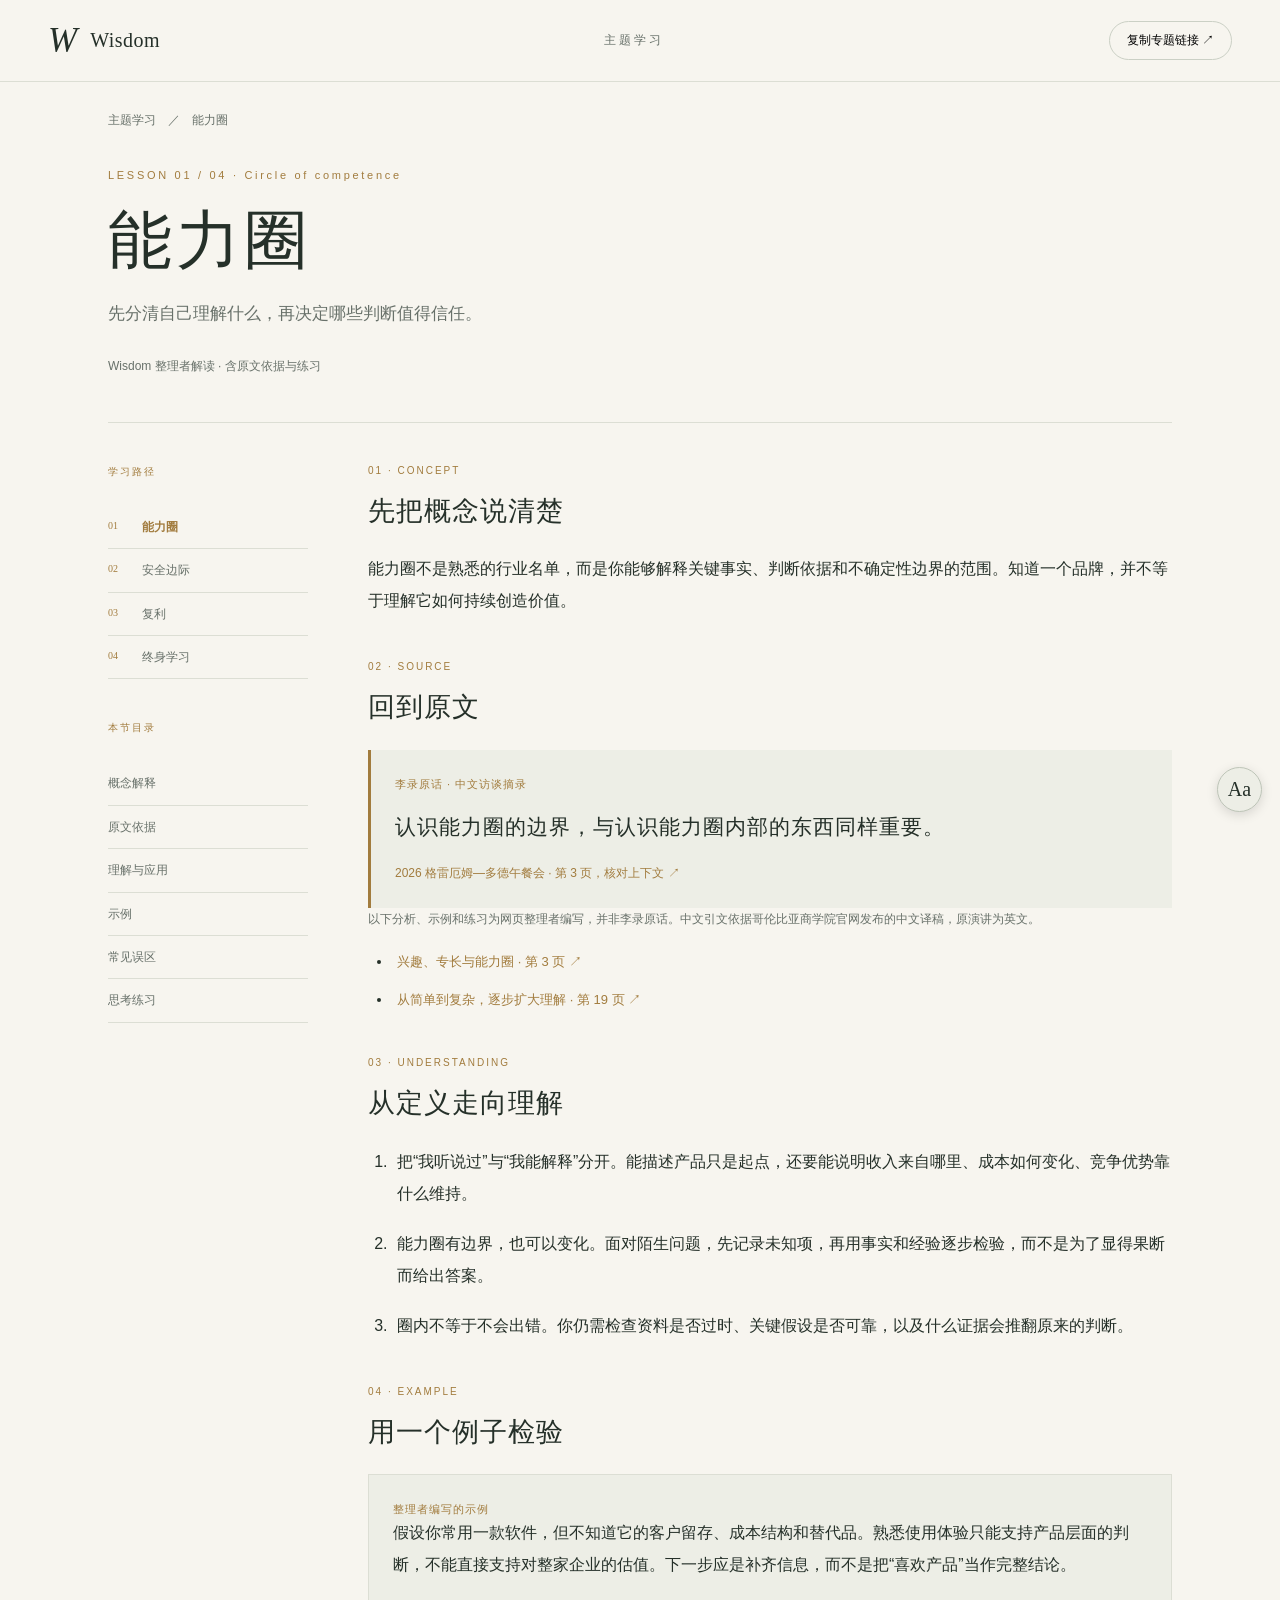
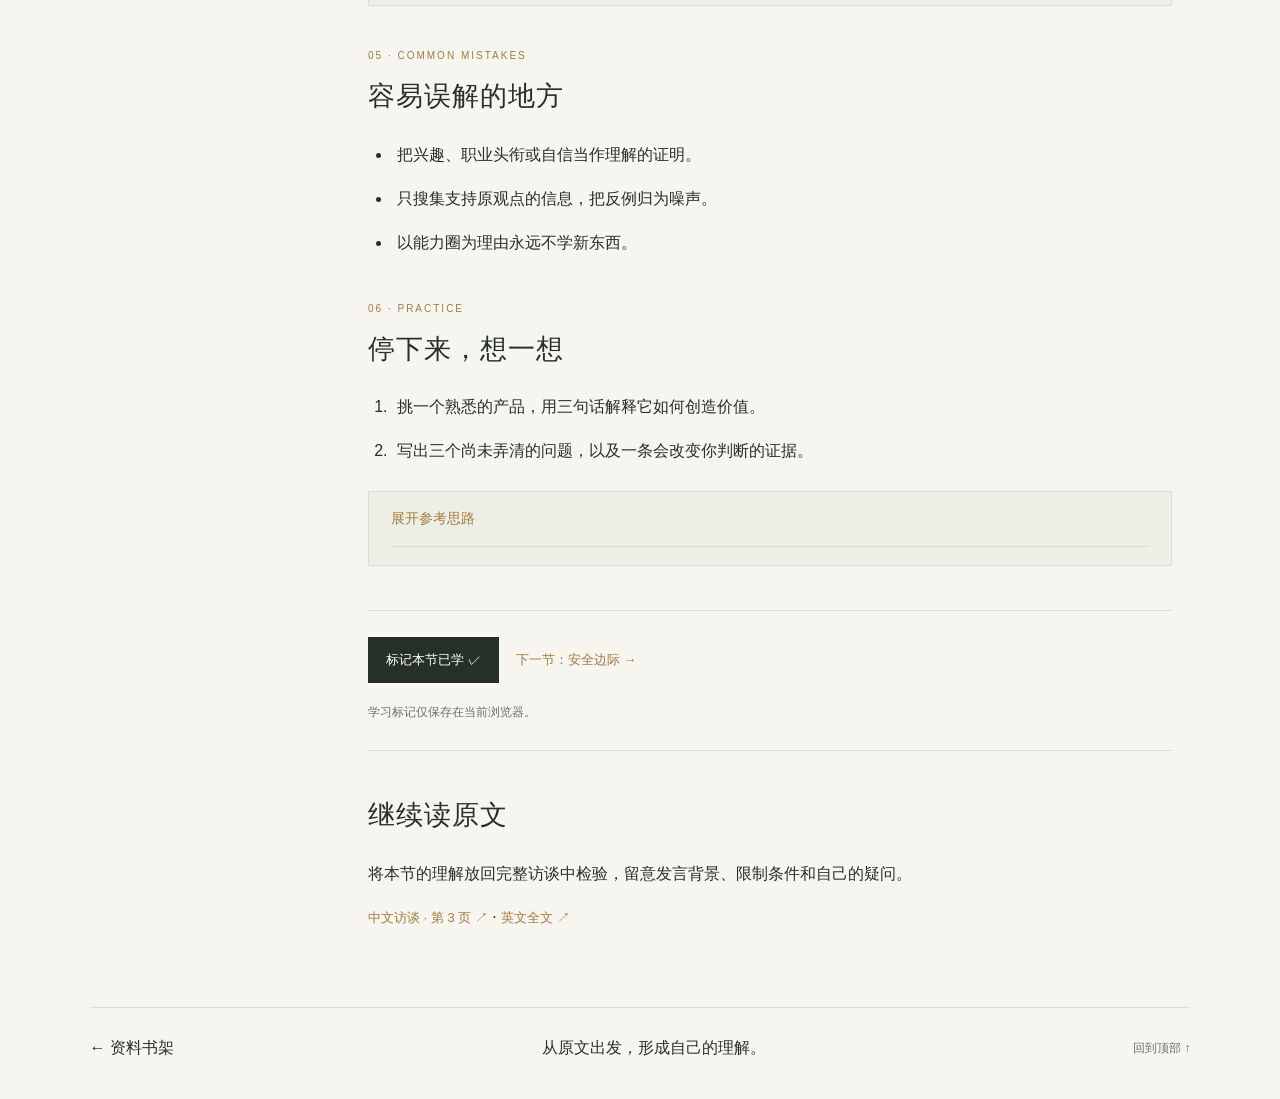
<file: learn/circle-of-competence/index.html>
<!doctype html><html lang="zh-CN" data-lesson="circle-of-competence"><head><meta charset="utf-8"><meta name="viewport" content="width=device-width,initial-scale=1"><title>能力圈 · 系统学习 | Wisdom</title><meta name="description" content="从原文出发，系统学习能力圈、安全边际、复利与终身学习。概念解读、出处核对与思考练习。"><link rel="canonical" href="https://sunyueyu79-ui.github.io/Wisdom/learn/circle-of-competence/"><meta property="og:title" content="能力圈 · 系统学习 | Wisdom"><meta property="og:description" content="概念、原文、案例与思考题。让阅读形成自己的理解。"><script src="../../reading-settings.js?v=11"></script><link rel="stylesheet" href="../../style.css?v=11"><link rel="stylesheet" href="../../study.css?v=17"><script src="../../analytics-events.js?v=11"></script><script defer src="https://cloud.umami.is/script.js" data-website-id="f3d5299c-e0b0-4dd5-91df-45820caabed7"></script></head><body><a class="skip" href="#study-content">跳至学习内容</a><header><a class="brand" href="../../">W<span>Wisdom</span></a><a href="../../learn/" class="header-caption">主题学习</a><button id="study-share">复制专题链接 ↗</button></header><main class="study-wrap" id="study-content"><div class="study-breadcrumb"><a href="../">主题学习</a><span>／</span>能力圈</div><section class="study-lesson-hero"><div class="eyebrow">LESSON 01 / 04 · Circle of competence</div><h1>能力圈</h1><p class="study-deck">先分清自己理解什么，再决定哪些判断值得信任。</p><p class="study-author">Wisdom 整理者解读 · 含原文依据与练习</p></section><div class="study-layout"><aside class="study-sidebar"><div class="section-label">学习路径</div><nav aria-label="专题学习顺序"><a href="../circle-of-competence/" aria-current="page"><span>01</span>能力圈</a><a href="../margin-of-safety/"><span>02</span>安全边际</a><a href="../compounding/"><span>03</span>复利</a><a href="../lifelong-learning/"><span>04</span>终身学习</a></nav><div class="section-label">本节目录</div><nav aria-label="本节目录"><a href="#definition">概念解释</a><a href="#source">原文依据</a><a href="#understanding">理解与应用</a><a href="#example">示例</a><a href="#mistakes">常见误区</a><a href="#practice">思考练习</a></nav></aside><article class="study-copy transcript-page"><section id="definition"><div class="section-label">01 · CONCEPT</div><h2>先把概念说清楚</h2><p>能力圈不是熟悉的行业名单，而是你能够解释关键事实、判断依据和不确定性边界的范围。知道一个品牌，并不等于理解它如何持续创造价值。</p></section><section id="source"><div class="section-label">02 · SOURCE</div><h2>回到原文</h2><div class="study-citation"><span>李录原话 · 中文访谈摘录</span><blockquote>认识能力圈的边界，与认识能力圈内部的东西同样重要。</blockquote><a href="../../articles/li-lu-2026/#text-3-10">2026 格雷厄姆—多德午餐会 · 第 3 页，核对上下文 ↗</a></div><p class="study-source-note">以下分析、示例和练习为网页整理者编写，并非李录原话。中文引文依据哥伦比亚商学院官网发布的中文译稿，原演讲为英文。</p><ul class="study-sources"><li><a href="../../articles/li-lu-2026/#text-3-9">兴趣、专长与能力圈 <span>· 第 3 页 ↗</span></a></li><li><a href="../../articles/li-lu-2026/#text-19-16">从简单到复杂，逐步扩大理解 <span>· 第 19 页 ↗</span></a></li></ul></section><section id="understanding"><div class="section-label">03 · UNDERSTANDING</div><h2>从定义走向理解</h2><ol><li><p>把“我听说过”与“我能解释”分开。能描述产品只是起点，还要能说明收入来自哪里、成本如何变化、竞争优势靠什么维持。</p></li><li><p>能力圈有边界，也可以变化。面对陌生问题，先记录未知项，再用事实和经验逐步检验，而不是为了显得果断而给出答案。</p></li><li><p>圈内不等于不会出错。你仍需检查资料是否过时、关键假设是否可靠，以及什么证据会推翻原来的判断。</p></li></ol></section><section id="example"><div class="section-label">04 · EXAMPLE</div><h2>用一个例子检验</h2><div class="study-example"><span>整理者编写的示例</span><p>假设你常用一款软件，但不知道它的客户留存、成本结构和替代品。熟悉使用体验只能支持产品层面的判断，不能直接支持对整家企业的估值。下一步应是补齐信息，而不是把“喜欢产品”当作完整结论。</p></div></section><section id="mistakes"><div class="section-label">05 · COMMON MISTAKES</div><h2>容易误解的地方</h2><ul><li>把兴趣、职业头衔或自信当作理解的证明。</li><li>只搜集支持原观点的信息，把反例归为噪声。</li><li>以能力圈为理由永远不学新东西。</li></ul></section><section id="practice"><div class="section-label">06 · PRACTICE</div><h2>停下来，想一想</h2><ol><li>挑一个熟悉的产品，用三句话解释它如何创造价值。</li><li>写出三个尚未弄清的问题，以及一条会改变你判断的证据。</li></ol><details class="study-answer"><summary>展开参考思路</summary><p>好的回答应同时说明已知、未知和可检验的假设。能够坦诚指出边界，比写出一个看似完整的结论更有价值。</p></details></section><section class="study-finish"><button type="button" data-complete="circle-of-competence" aria-pressed="false">标记本节已学 ✓</button><a class="study-next" href="../margin-of-safety/">下一节：安全边际 →</a><p data-study-message role="status">学习标记仅保存在当前浏览器。</p></section><section class="study-extended"><h2>继续读原文</h2><p>将本节的理解放回完整访谈中检验，留意发言背景、限制条件和自己的疑问。</p><a href="../../articles/li-lu-2026/#p3">中文访谈 · 第 3 页 ↗</a> · <a href="../../articles/li-lu-2026-en/">英文全文 ↗</a></section></article></div></main><footer><a href="../../">← 资料书架</a><span>从原文出发，形成自己的理解。</span><a href="#">回到顶部 ↑</a></footer><script src="../../study.js?v=17"></script><script type="module" src="https://static.cloudflareinsights.com/beacon.min.js" data-cf-beacon='{"token":"f0006de7d1784a44bc614771f2fc3aaf"}'></script></body></html>
</file>
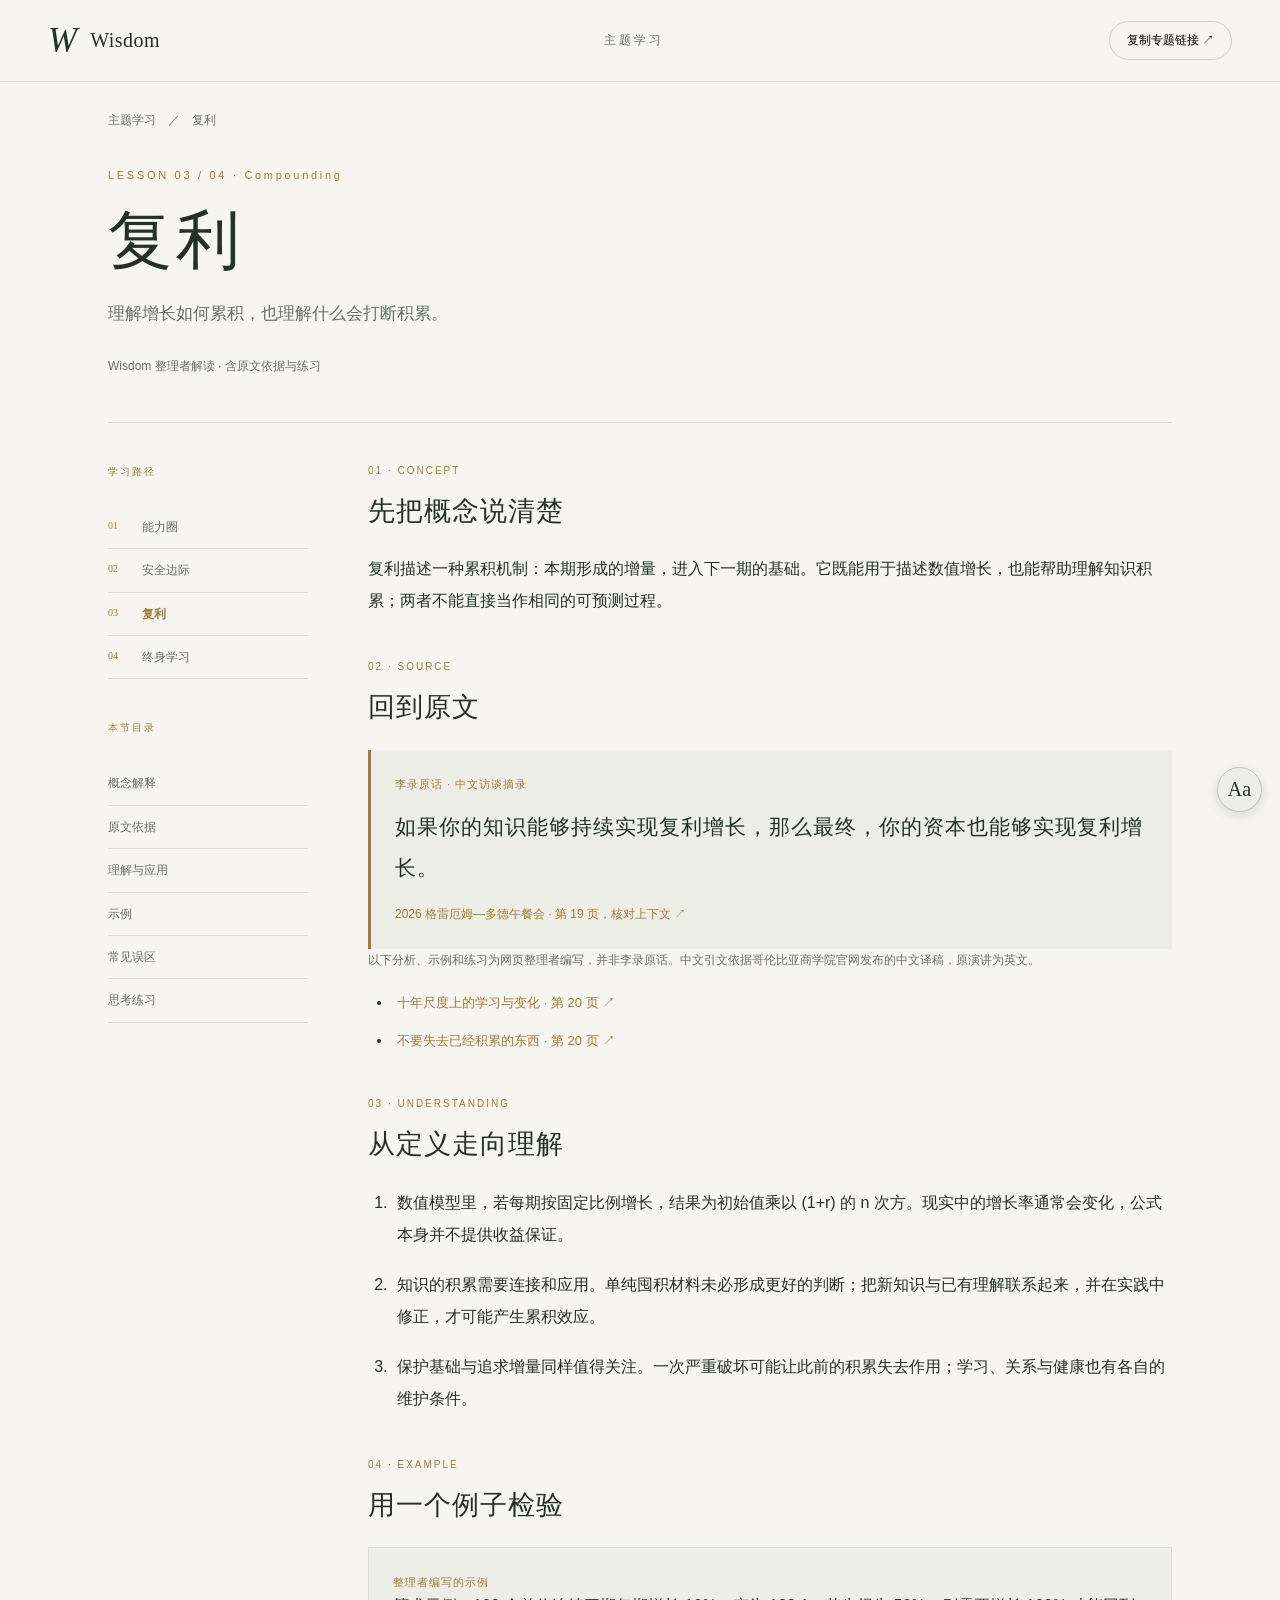
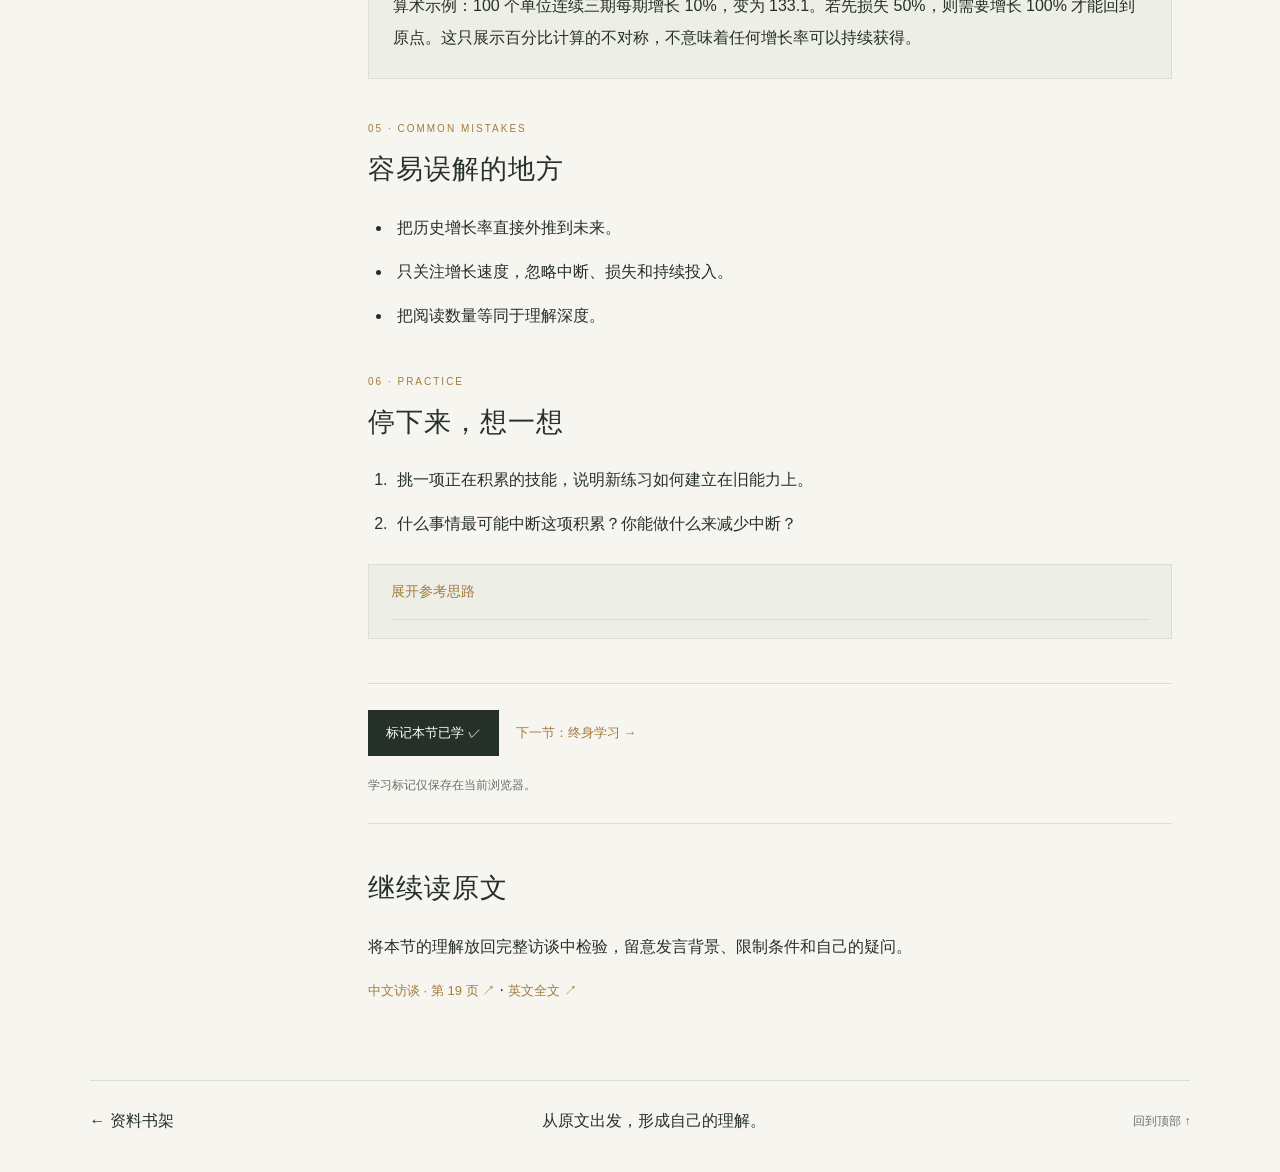
<file: learn/compounding/index.html>
<!doctype html><html lang="zh-CN" data-lesson="compounding"><head><meta charset="utf-8"><meta name="viewport" content="width=device-width,initial-scale=1"><title>复利 · 系统学习 | Wisdom</title><meta name="description" content="从原文出发，系统学习能力圈、安全边际、复利与终身学习。概念解读、出处核对与思考练习。"><link rel="canonical" href="https://sunyueyu79-ui.github.io/Wisdom/learn/compounding/"><meta property="og:title" content="复利 · 系统学习 | Wisdom"><meta property="og:description" content="概念、原文、案例与思考题。让阅读形成自己的理解。"><script src="../../reading-settings.js?v=11"></script><link rel="stylesheet" href="../../style.css?v=11"><link rel="stylesheet" href="../../study.css?v=17"><script src="../../analytics-events.js?v=11"></script><script defer src="https://cloud.umami.is/script.js" data-website-id="f3d5299c-e0b0-4dd5-91df-45820caabed7"></script></head><body><a class="skip" href="#study-content">跳至学习内容</a><header><a class="brand" href="../../">W<span>Wisdom</span></a><a href="../../learn/" class="header-caption">主题学习</a><button id="study-share">复制专题链接 ↗</button></header><main class="study-wrap" id="study-content"><div class="study-breadcrumb"><a href="../">主题学习</a><span>／</span>复利</div><section class="study-lesson-hero"><div class="eyebrow">LESSON 03 / 04 · Compounding</div><h1>复利</h1><p class="study-deck">理解增长如何累积，也理解什么会打断积累。</p><p class="study-author">Wisdom 整理者解读 · 含原文依据与练习</p></section><div class="study-layout"><aside class="study-sidebar"><div class="section-label">学习路径</div><nav aria-label="专题学习顺序"><a href="../circle-of-competence/"><span>01</span>能力圈</a><a href="../margin-of-safety/"><span>02</span>安全边际</a><a href="../compounding/" aria-current="page"><span>03</span>复利</a><a href="../lifelong-learning/"><span>04</span>终身学习</a></nav><div class="section-label">本节目录</div><nav aria-label="本节目录"><a href="#definition">概念解释</a><a href="#source">原文依据</a><a href="#understanding">理解与应用</a><a href="#example">示例</a><a href="#mistakes">常见误区</a><a href="#practice">思考练习</a></nav></aside><article class="study-copy transcript-page"><section id="definition"><div class="section-label">01 · CONCEPT</div><h2>先把概念说清楚</h2><p>复利描述一种累积机制：本期形成的增量，进入下一期的基础。它既能用于描述数值增长，也能帮助理解知识积累；两者不能直接当作相同的可预测过程。</p></section><section id="source"><div class="section-label">02 · SOURCE</div><h2>回到原文</h2><div class="study-citation"><span>李录原话 · 中文访谈摘录</span><blockquote>如果你的知识能够持续实现复利增长，那么最终，你的资本也能够实现复利增长。</blockquote><a href="../../articles/li-lu-2026/#text-19-17">2026 格雷厄姆—多德午餐会 · 第 19 页，核对上下文 ↗</a></div><p class="study-source-note">以下分析、示例和练习为网页整理者编写，并非李录原话。中文引文依据哥伦比亚商学院官网发布的中文译稿，原演讲为英文。</p><ul class="study-sources"><li><a href="../../articles/li-lu-2026/#text-20-0">十年尺度上的学习与变化 <span>· 第 20 页 ↗</span></a></li><li><a href="../../articles/li-lu-2026/#text-20-12">不要失去已经积累的东西 <span>· 第 20 页 ↗</span></a></li></ul></section><section id="understanding"><div class="section-label">03 · UNDERSTANDING</div><h2>从定义走向理解</h2><ol><li><p>数值模型里，若每期按固定比例增长，结果为初始值乘以 (1+r) 的 n 次方。现实中的增长率通常会变化，公式本身并不提供收益保证。</p></li><li><p>知识的积累需要连接和应用。单纯囤积材料未必形成更好的判断；把新知识与已有理解联系起来，并在实践中修正，才可能产生累积效应。</p></li><li><p>保护基础与追求增量同样值得关注。一次严重破坏可能让此前的积累失去作用；学习、关系与健康也有各自的维护条件。</p></li></ol></section><section id="example"><div class="section-label">04 · EXAMPLE</div><h2>用一个例子检验</h2><div class="study-example"><span>整理者编写的示例</span><p>算术示例：100 个单位连续三期每期增长 10%，变为 133.1。若先损失 50%，则需要增长 100% 才能回到原点。这只展示百分比计算的不对称，不意味着任何增长率可以持续获得。</p></div></section><section id="mistakes"><div class="section-label">05 · COMMON MISTAKES</div><h2>容易误解的地方</h2><ul><li>把历史增长率直接外推到未来。</li><li>只关注增长速度，忽略中断、损失和持续投入。</li><li>把阅读数量等同于理解深度。</li></ul></section><section id="practice"><div class="section-label">06 · PRACTICE</div><h2>停下来，想一想</h2><ol><li>挑一项正在积累的技能，说明新练习如何建立在旧能力上。</li><li>什么事情最可能中断这项积累？你能做什么来减少中断？</li></ol><details class="study-answer"><summary>展开参考思路</summary><p>寻找具体的反馈与连接机制，例如能否用学过的概念解释新案例。进步可以观察，但不必强行为知识赋予一个固定增长率。</p></details></section><section class="study-finish"><button type="button" data-complete="compounding" aria-pressed="false">标记本节已学 ✓</button><a class="study-next" href="../lifelong-learning/">下一节：终身学习 →</a><p data-study-message role="status">学习标记仅保存在当前浏览器。</p></section><section class="study-extended"><h2>继续读原文</h2><p>将本节的理解放回完整访谈中检验，留意发言背景、限制条件和自己的疑问。</p><a href="../../articles/li-lu-2026/#p19">中文访谈 · 第 19 页 ↗</a> · <a href="../../articles/li-lu-2026-en/">英文全文 ↗</a></section></article></div></main><footer><a href="../../">← 资料书架</a><span>从原文出发，形成自己的理解。</span><a href="#">回到顶部 ↑</a></footer><script src="../../study.js?v=17"></script><script type="module" src="https://static.cloudflareinsights.com/beacon.min.js" data-cf-beacon='{"token":"f0006de7d1784a44bc614771f2fc3aaf"}'></script></body></html>
</file>
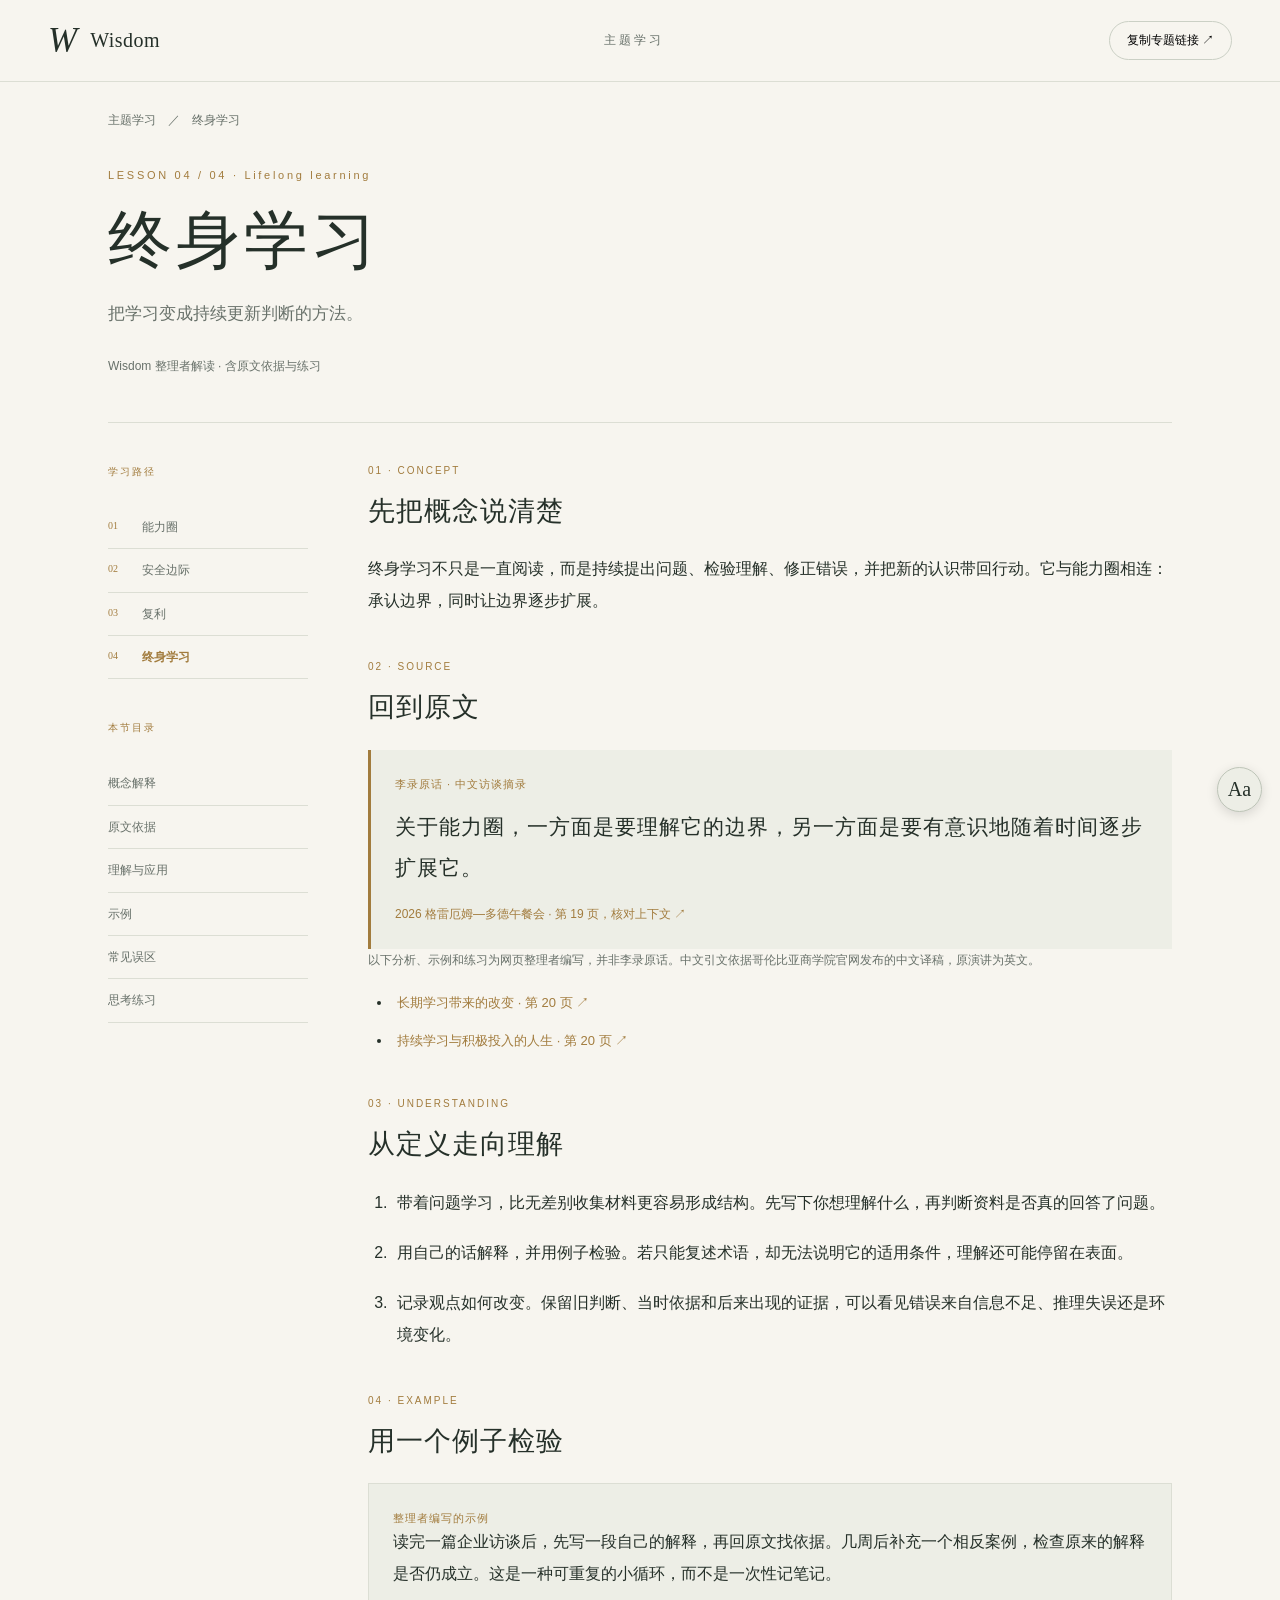
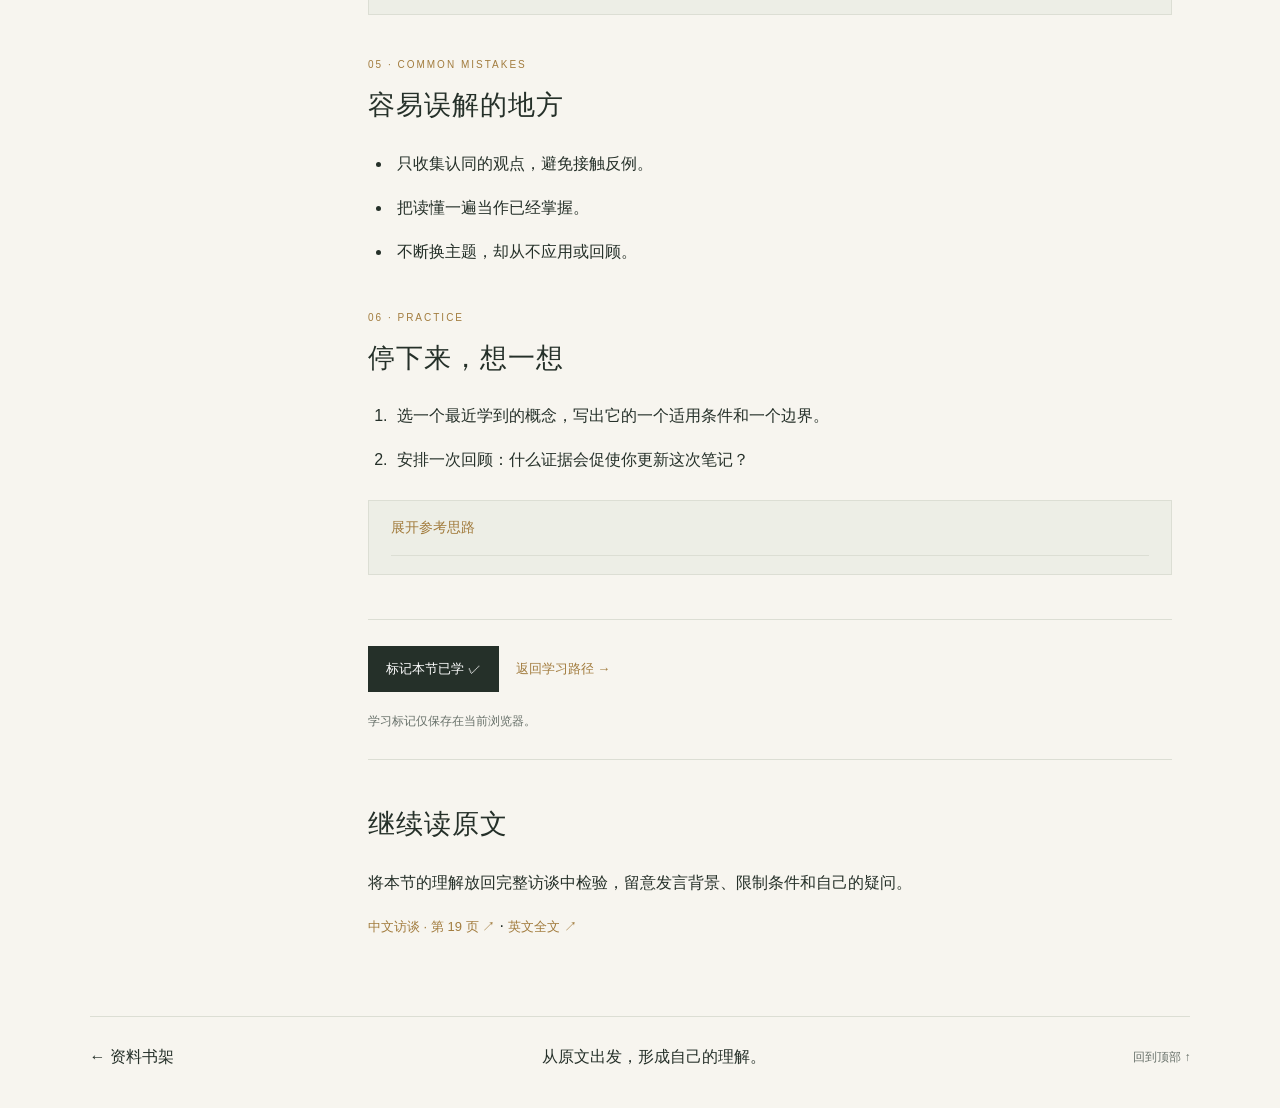
<file: learn/lifelong-learning/index.html>
<!doctype html><html lang="zh-CN" data-lesson="lifelong-learning"><head><meta charset="utf-8"><meta name="viewport" content="width=device-width,initial-scale=1"><title>终身学习 · 系统学习 | Wisdom</title><meta name="description" content="从原文出发，系统学习能力圈、安全边际、复利与终身学习。概念解读、出处核对与思考练习。"><link rel="canonical" href="https://sunyueyu79-ui.github.io/Wisdom/learn/lifelong-learning/"><meta property="og:title" content="终身学习 · 系统学习 | Wisdom"><meta property="og:description" content="概念、原文、案例与思考题。让阅读形成自己的理解。"><script src="../../reading-settings.js?v=11"></script><link rel="stylesheet" href="../../style.css?v=11"><link rel="stylesheet" href="../../study.css?v=17"><script src="../../analytics-events.js?v=11"></script><script defer src="https://cloud.umami.is/script.js" data-website-id="f3d5299c-e0b0-4dd5-91df-45820caabed7"></script></head><body><a class="skip" href="#study-content">跳至学习内容</a><header><a class="brand" href="../../">W<span>Wisdom</span></a><a href="../../learn/" class="header-caption">主题学习</a><button id="study-share">复制专题链接 ↗</button></header><main class="study-wrap" id="study-content"><div class="study-breadcrumb"><a href="../">主题学习</a><span>／</span>终身学习</div><section class="study-lesson-hero"><div class="eyebrow">LESSON 04 / 04 · Lifelong learning</div><h1>终身学习</h1><p class="study-deck">把学习变成持续更新判断的方法。</p><p class="study-author">Wisdom 整理者解读 · 含原文依据与练习</p></section><div class="study-layout"><aside class="study-sidebar"><div class="section-label">学习路径</div><nav aria-label="专题学习顺序"><a href="../circle-of-competence/"><span>01</span>能力圈</a><a href="../margin-of-safety/"><span>02</span>安全边际</a><a href="../compounding/"><span>03</span>复利</a><a href="../lifelong-learning/" aria-current="page"><span>04</span>终身学习</a></nav><div class="section-label">本节目录</div><nav aria-label="本节目录"><a href="#definition">概念解释</a><a href="#source">原文依据</a><a href="#understanding">理解与应用</a><a href="#example">示例</a><a href="#mistakes">常见误区</a><a href="#practice">思考练习</a></nav></aside><article class="study-copy transcript-page"><section id="definition"><div class="section-label">01 · CONCEPT</div><h2>先把概念说清楚</h2><p>终身学习不只是一直阅读，而是持续提出问题、检验理解、修正错误，并把新的认识带回行动。它与能力圈相连：承认边界，同时让边界逐步扩展。</p></section><section id="source"><div class="section-label">02 · SOURCE</div><h2>回到原文</h2><div class="study-citation"><span>李录原话 · 中文访谈摘录</span><blockquote>关于能力圈，一方面是要理解它的边界，另一方面是要有意识地随着时间逐步扩展它。</blockquote><a href="../../articles/li-lu-2026/#text-19-16">2026 格雷厄姆—多德午餐会 · 第 19 页，核对上下文 ↗</a></div><p class="study-source-note">以下分析、示例和练习为网页整理者编写，并非李录原话。中文引文依据哥伦比亚商学院官网发布的中文译稿，原演讲为英文。</p><ul class="study-sources"><li><a href="../../articles/li-lu-2026/#text-20-0">长期学习带来的改变 <span>· 第 20 页 ↗</span></a></li><li><a href="../../articles/li-lu-2026/#text-20-5">持续学习与积极投入的人生 <span>· 第 20 页 ↗</span></a></li></ul></section><section id="understanding"><div class="section-label">03 · UNDERSTANDING</div><h2>从定义走向理解</h2><ol><li><p>带着问题学习，比无差别收集材料更容易形成结构。先写下你想理解什么，再判断资料是否真的回答了问题。</p></li><li><p>用自己的话解释，并用例子检验。若只能复述术语，却无法说明它的适用条件，理解还可能停留在表面。</p></li><li><p>记录观点如何改变。保留旧判断、当时依据和后来出现的证据，可以看见错误来自信息不足、推理失误还是环境变化。</p></li></ol></section><section id="example"><div class="section-label">04 · EXAMPLE</div><h2>用一个例子检验</h2><div class="study-example"><span>整理者编写的示例</span><p>读完一篇企业访谈后，先写一段自己的解释，再回原文找依据。几周后补充一个相反案例，检查原来的解释是否仍成立。这是一种可重复的小循环，而不是一次性记笔记。</p></div></section><section id="mistakes"><div class="section-label">05 · COMMON MISTAKES</div><h2>容易误解的地方</h2><ul><li>只收集认同的观点，避免接触反例。</li><li>把读懂一遍当作已经掌握。</li><li>不断换主题，却从不应用或回顾。</li></ul></section><section id="practice"><div class="section-label">06 · PRACTICE</div><h2>停下来，想一想</h2><ol><li>选一个最近学到的概念，写出它的一个适用条件和一个边界。</li><li>安排一次回顾：什么证据会促使你更新这次笔记？</li></ol><details class="study-answer"><summary>展开参考思路</summary><p>不用追求一次写对。把“问题—解释—证据—修正”保存下来，下次遇到类似情况时再检验，学习才能进入持续循环。</p></details></section><section class="study-finish"><button type="button" data-complete="lifelong-learning" aria-pressed="false">标记本节已学 ✓</button><a class="study-next" href="../">返回学习路径 →</a><p data-study-message role="status">学习标记仅保存在当前浏览器。</p></section><section class="study-extended"><h2>继续读原文</h2><p>将本节的理解放回完整访谈中检验，留意发言背景、限制条件和自己的疑问。</p><a href="../../articles/li-lu-2026/#p19">中文访谈 · 第 19 页 ↗</a> · <a href="../../articles/li-lu-2026-en/">英文全文 ↗</a></section></article></div></main><footer><a href="../../">← 资料书架</a><span>从原文出发，形成自己的理解。</span><a href="#">回到顶部 ↑</a></footer><script src="../../study.js?v=17"></script><script type="module" src="https://static.cloudflareinsights.com/beacon.min.js" data-cf-beacon='{"token":"f0006de7d1784a44bc614771f2fc3aaf"}'></script></body></html>
</file>
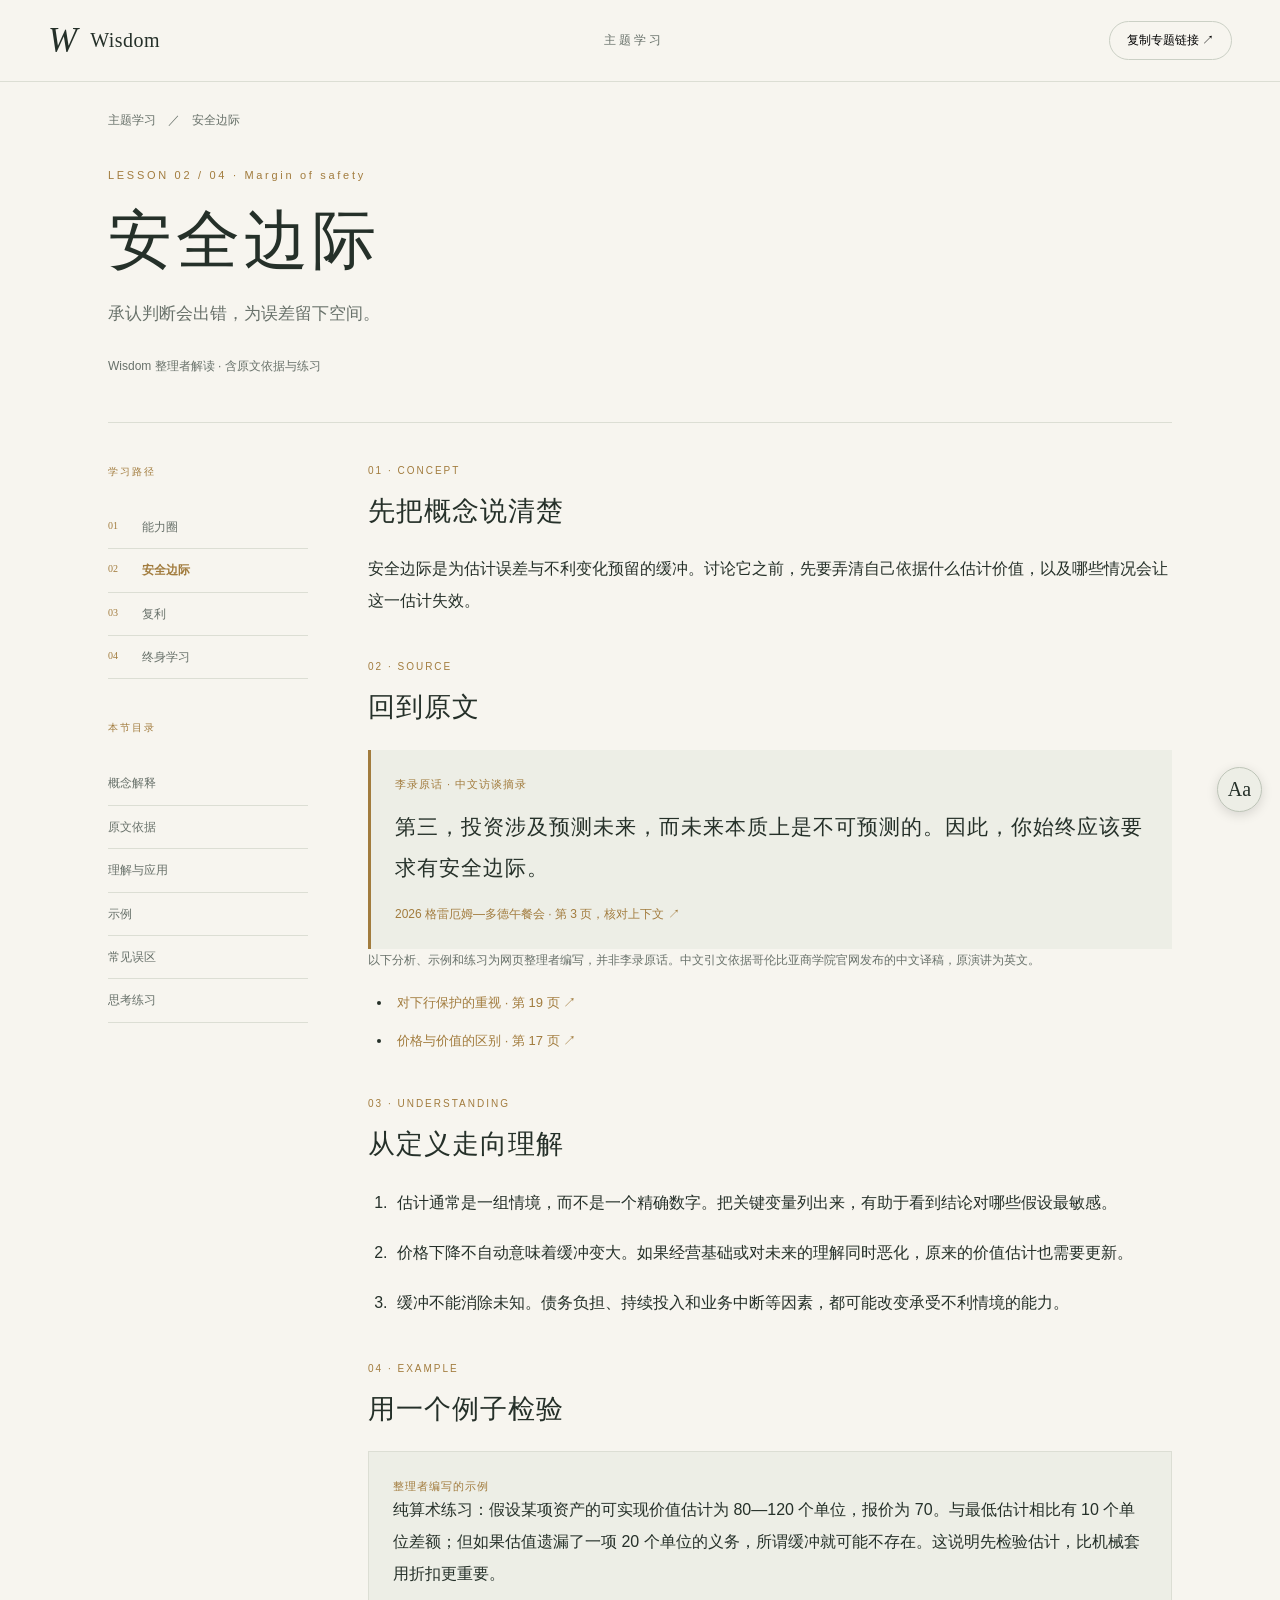
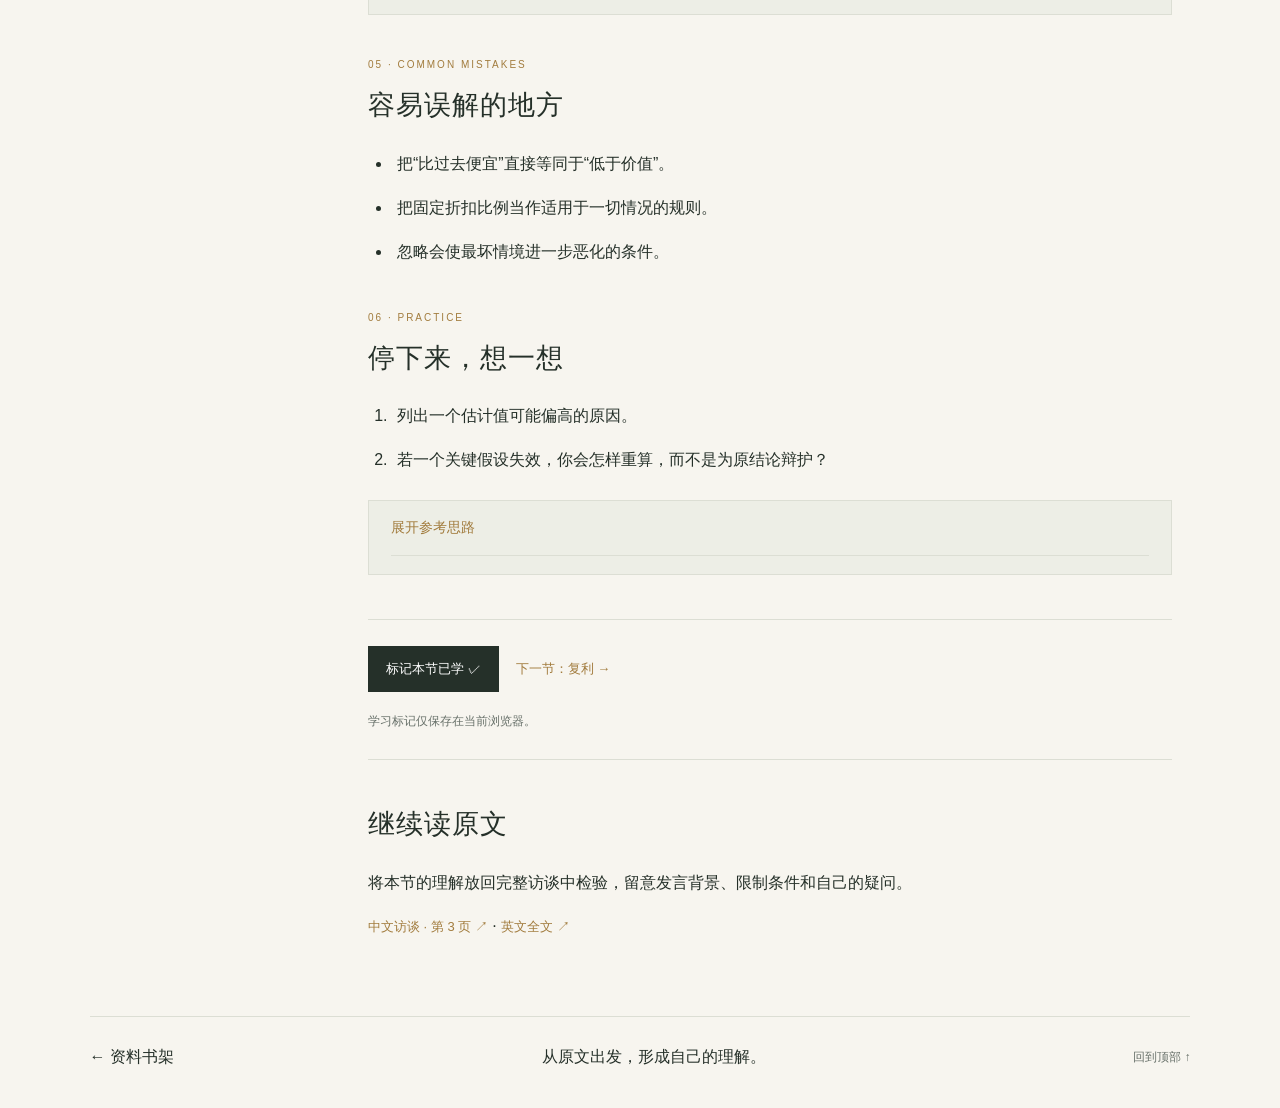
<file: learn/margin-of-safety/index.html>
<!doctype html><html lang="zh-CN" data-lesson="margin-of-safety"><head><meta charset="utf-8"><meta name="viewport" content="width=device-width,initial-scale=1"><title>安全边际 · 系统学习 | Wisdom</title><meta name="description" content="从原文出发，系统学习能力圈、安全边际、复利与终身学习。概念解读、出处核对与思考练习。"><link rel="canonical" href="https://sunyueyu79-ui.github.io/Wisdom/learn/margin-of-safety/"><meta property="og:title" content="安全边际 · 系统学习 | Wisdom"><meta property="og:description" content="概念、原文、案例与思考题。让阅读形成自己的理解。"><script src="../../reading-settings.js?v=11"></script><link rel="stylesheet" href="../../style.css?v=11"><link rel="stylesheet" href="../../study.css?v=17"><script src="../../analytics-events.js?v=11"></script><script defer src="https://cloud.umami.is/script.js" data-website-id="f3d5299c-e0b0-4dd5-91df-45820caabed7"></script></head><body><a class="skip" href="#study-content">跳至学习内容</a><header><a class="brand" href="../../">W<span>Wisdom</span></a><a href="../../learn/" class="header-caption">主题学习</a><button id="study-share">复制专题链接 ↗</button></header><main class="study-wrap" id="study-content"><div class="study-breadcrumb"><a href="../">主题学习</a><span>／</span>安全边际</div><section class="study-lesson-hero"><div class="eyebrow">LESSON 02 / 04 · Margin of safety</div><h1>安全边际</h1><p class="study-deck">承认判断会出错，为误差留下空间。</p><p class="study-author">Wisdom 整理者解读 · 含原文依据与练习</p></section><div class="study-layout"><aside class="study-sidebar"><div class="section-label">学习路径</div><nav aria-label="专题学习顺序"><a href="../circle-of-competence/"><span>01</span>能力圈</a><a href="../margin-of-safety/" aria-current="page"><span>02</span>安全边际</a><a href="../compounding/"><span>03</span>复利</a><a href="../lifelong-learning/"><span>04</span>终身学习</a></nav><div class="section-label">本节目录</div><nav aria-label="本节目录"><a href="#definition">概念解释</a><a href="#source">原文依据</a><a href="#understanding">理解与应用</a><a href="#example">示例</a><a href="#mistakes">常见误区</a><a href="#practice">思考练习</a></nav></aside><article class="study-copy transcript-page"><section id="definition"><div class="section-label">01 · CONCEPT</div><h2>先把概念说清楚</h2><p>安全边际是为估计误差与不利变化预留的缓冲。讨论它之前，先要弄清自己依据什么估计价值，以及哪些情况会让这一估计失效。</p></section><section id="source"><div class="section-label">02 · SOURCE</div><h2>回到原文</h2><div class="study-citation"><span>李录原话 · 中文访谈摘录</span><blockquote>第三，投资涉及预测未来，而未来本质上是不可预测的。因此，你始终应该要求有安全边际。</blockquote><a href="../../articles/li-lu-2026/#text-3-8">2026 格雷厄姆—多德午餐会 · 第 3 页，核对上下文 ↗</a></div><p class="study-source-note">以下分析、示例和练习为网页整理者编写，并非李录原话。中文引文依据哥伦比亚商学院官网发布的中文译稿，原演讲为英文。</p><ul class="study-sources"><li><a href="../../articles/li-lu-2026/#text-19-13">对下行保护的重视 <span>· 第 19 页 ↗</span></a></li><li><a href="../../articles/li-lu-2026/#text-17-9">价格与价值的区别 <span>· 第 17 页 ↗</span></a></li></ul></section><section id="understanding"><div class="section-label">03 · UNDERSTANDING</div><h2>从定义走向理解</h2><ol><li><p>估计通常是一组情境，而不是一个精确数字。把关键变量列出来，有助于看到结论对哪些假设最敏感。</p></li><li><p>价格下降不自动意味着缓冲变大。如果经营基础或对未来的理解同时恶化，原来的价值估计也需要更新。</p></li><li><p>缓冲不能消除未知。债务负担、持续投入和业务中断等因素，都可能改变承受不利情境的能力。</p></li></ol></section><section id="example"><div class="section-label">04 · EXAMPLE</div><h2>用一个例子检验</h2><div class="study-example"><span>整理者编写的示例</span><p>纯算术练习：假设某项资产的可实现价值估计为 80—120 个单位，报价为 70。与最低估计相比有 10 个单位差额；但如果估值遗漏了一项 20 个单位的义务，所谓缓冲就可能不存在。这说明先检验估计，比机械套用折扣更重要。</p></div></section><section id="mistakes"><div class="section-label">05 · COMMON MISTAKES</div><h2>容易误解的地方</h2><ul><li>把“比过去便宜”直接等同于“低于价值”。</li><li>把固定折扣比例当作适用于一切情况的规则。</li><li>忽略会使最坏情境进一步恶化的条件。</li></ul></section><section id="practice"><div class="section-label">06 · PRACTICE</div><h2>停下来，想一想</h2><ol><li>列出一个估计值可能偏高的原因。</li><li>若一个关键假设失效，你会怎样重算，而不是为原结论辩护？</li></ol><details class="study-answer"><summary>展开参考思路</summary><p>先说明估计范围来自什么，再分析不利变化。这里的数字是理解缓冲的虚构练习，不能据此推出某项资产应当买入。</p></details></section><section class="study-finish"><button type="button" data-complete="margin-of-safety" aria-pressed="false">标记本节已学 ✓</button><a class="study-next" href="../compounding/">下一节：复利 →</a><p data-study-message role="status">学习标记仅保存在当前浏览器。</p></section><section class="study-extended"><h2>继续读原文</h2><p>将本节的理解放回完整访谈中检验，留意发言背景、限制条件和自己的疑问。</p><a href="../../articles/li-lu-2026/#p3">中文访谈 · 第 3 页 ↗</a> · <a href="../../articles/li-lu-2026-en/">英文全文 ↗</a></section></article></div></main><footer><a href="../../">← 资料书架</a><span>从原文出发，形成自己的理解。</span><a href="#">回到顶部 ↑</a></footer><script src="../../study.js?v=17"></script><script type="module" src="https://static.cloudflareinsights.com/beacon.min.js" data-cf-beacon='{"token":"f0006de7d1784a44bc614771f2fc3aaf"}'></script></body></html>
</file>
<file: style.css>
:root{--paper:#f7f5ef;--ink:#253029;--muted:#68716a;--line:#dcded4;--gold:#a27c3e}*{box-sizing:border-box}html{scroll-behavior:smooth;scroll-padding-top:95px}body{margin:0;color:var(--ink);background:var(--paper);font-family:-apple-system,BlinkMacSystemFont,"Segoe UI","Microsoft YaHei",sans-serif}a{color:inherit;text-decoration:none}a:hover{color:var(--gold)}button{font:inherit;cursor:pointer}a:focus-visible,button:focus-visible,summary:focus-visible{outline:2px solid var(--gold);outline-offset:5px}#progress{position:fixed;top:0;left:0;height:3px;background:var(--gold);width:0;z-index:20}header{height:82px;max-width:1320px;margin:auto;padding:0 48px;display:flex;align-items:center;justify-content:space-between;border-bottom:1px solid var(--line)}.brand{font:italic 35px Georgia,serif;display:flex;gap:13px;align-items:center}.brand span{font:20px Georgia,serif;letter-spacing:.5px}.header-caption{font-size:12px;letter-spacing:3px;color:var(--muted)}header button{border:1px solid #cbd0c5;border-radius:30px;padding:10px 17px;background:transparent;font-size:12px}.hero{max-width:1224px;margin:auto;padding:55px 0 0}.eyebrow{font-size:11px;letter-spacing:2.7px;color:var(--gold)}.eyebrow>span{float:right;color:var(--muted);letter-spacing:1px}.hero-grid{display:grid;grid-template-columns:1.5fr 1fr;gap:100px;padding:53px 0 57px}.kicker{font-size:13px;letter-spacing:1px;color:var(--muted);margin:0 0 24px}h1{font:500 clamp(52px,6vw,88px)/1.2 "Songti SC","Noto Serif CJK SC",SimSun,serif;letter-spacing:4px;margin:0}h1 span{color:var(--gold)}.deck{font-size:16px;line-height:1.9;color:var(--muted);margin:26px 0 32px}.hero-actions{display:flex;align-items:center;gap:28px;font-size:13px}.primary{background:var(--ink);color:#fff;padding:15px 22px;min-width:153px;display:flex;justify-content:space-between;gap:35px}.primary:hover{background:#3b4b3e;color:white}.hero-note{align-self:center;padding:18px 0 0 35px;border-left:1px solid var(--line);max-width:350px}.quote-mark{font:90px/.7 Georgia;color:#bca26e}blockquote{font:23px/1.9 "Songti SC",SimSun,serif;margin:10px 0 22px;letter-spacing:1px}.hero-note p{font-size:13px}.hero-note p span{font-size:11px;color:var(--muted)}.note-rule{height:1px;background:var(--line);width:40px;margin:28px 0 18px}.hero-note small{font-size:9px;line-height:1.8;letter-spacing:2px;color:var(--muted)}.metadata{border-top:1px solid var(--line);border-bottom:1px solid var(--line);display:grid;grid-template-columns:1.35fr 1fr 1.2fr .8fr;padding:23px 0;gap:25px}.metadata small{display:block;font-size:10px;letter-spacing:1px;color:var(--muted);margin-bottom:9px}.metadata span{font-size:13px}.metadata em{font:11px Georgia;color:var(--muted);margin-left:7px}.reader-layout{max-width:1224px;margin:0 auto;display:grid;grid-template-columns:240px minmax(0,720px);gap:100px;padding:64px 0 90px;align-items:start}aside{position:sticky;top:30px;font-size:12px}summary{font-size:13px;cursor:pointer;list-style:none;padding:0 0 18px;border-bottom:1px solid var(--line)}summary span{float:right;font-size:10px;color:var(--muted)}nav{padding:12px 0;max-height:64vh;overflow:auto;scrollbar-width:thin}nav a{display:flex;padding:9px 0;line-height:1.5;color:var(--muted);gap:12px}nav a span{font:10px/1.8 Georgia;color:#a5a99f}nav a.active{color:var(--gold)}.source-jump{display:block;border-top:1px solid var(--line);padding-top:18px;margin-top:10px;color:var(--muted)}article{min-width:0}.reading-intro{border-bottom:1px solid var(--line);padding:0 0 24px;margin-bottom:45px}.reading-intro p{font-size:13px;line-height:1.9;color:var(--muted)}.section-label{font-size:10px;letter-spacing:2px;color:var(--gold);margin-bottom:12px}h2{font:500 27px/1.5 "Songti SC",SimSun,serif;margin:0 0 25px;letter-spacing:1px}.transcript-page{padding-bottom:35px;margin-bottom:36px;border-bottom:1px solid var(--line)}article p{font-size:16px;line-height:2.1;margin:0 0 18px;text-align:justify;overflow-wrap:anywhere}.speaker{font-weight:600;color:var(--gold)}.sources{background:#edeee6;padding:32px;margin-top:55px}.sources dl{margin:0}.sources dt{font-size:12px;color:var(--gold);margin-top:22px}.sources dd{margin:7px 0 0;font-size:13px;line-height:1.9;color:#566056}.sources dd a{text-decoration:underline;text-underline-offset:4px}footer{max-width:1224px;margin:auto;border-top:1px solid var(--line);display:flex;justify-content:space-between;align-items:center;padding:30px 0 40px}footer p,footer>a:last-child{font-size:12px;color:var(--muted)}#status{position:fixed;bottom:28px;left:50%;transform:translateX(-50%);background:var(--ink);color:#fff;padding:12px 20px;border-radius:5px;font-size:13px;display:none}.skip{position:fixed;top:-100px;left:20px;padding:10px;background:white;z-index:30}.skip:focus{top:10px}@media(min-width:1000px) and (max-width:1350px){.hero,.reader-layout,footer{margin-left:7%;margin-right:7%}.reader-layout{gap:65px;grid-template-columns:205px minmax(0,720px)}}@media(max-width:999px){header{padding:0 25px;height:70px}.header-caption{display:none}.hero{padding:35px 25px 0}.hero-grid{gap:35px;padding-top:35px}.hero-note{padding-left:22px}blockquote{font-size:20px}.metadata{grid-template-columns:1fr 1fr;gap:24px}.reader-layout{display:block;padding:35px 25px 50px;max-width:790px}aside{position:static;margin-bottom:40px}nav{max-height:240px;display:grid;grid-template-columns:1fr 1fr;gap:0 20px}.source-jump{display:none}footer{margin:0 25px}footer p{display:none}}@media(max-width:600px){.hero-grid{grid-template-columns:1fr;gap:35px}.hero-note{max-width:none;padding:20px 24px;border-left:2px solid #bd9b60;background:#eeeee5}.hero-note blockquote{font-size:19px}.hero-note small,.note-rule,.quote-mark{display:none}.hero-note p{margin-bottom:0}.metadata em{display:block;margin:5px 0 0}.hero-actions{gap:20px}.eyebrow{font-size:9px;letter-spacing:1.8px}.hero-grid{padding-bottom:35px}.kicker{font-size:11px}h1{font-size:clamp(42px,12vw,59px);letter-spacing:2px}.deck{font-size:14px}nav{grid-template-columns:1fr}article p{font-size:16px;line-height:2}.sources{padding:25px 20px}h2{font-size:24px}header button{font-size:11px;padding:9px 12px}.brand span{font-size:18px}}@media(prefers-reduced-motion:reduce){html{scroll-behavior:auto}}@media print{header,aside,.hero-actions,#progress,footer{display:none}.reader-layout{display:block;padding:0}.hero-grid{display:block}.hero-note{display:none}.hero{padding:0}.metadata{margin-bottom:30px}body{background:#fff}.sources{break-inside:avoid}article p{font-size:11pt}.transcript-page{break-before:auto}}

.speech-player{margin-top:25px;padding:22px;background:#edeee6;border:1px solid var(--line)}.speech-heading{display:flex;gap:15px;align-items:center;flex-wrap:wrap;margin-bottom:18px}.speech-heading strong{font:20px Georgia,SimSun,serif}.speech-heading span{font-size:12px;color:var(--muted)}.speech-controls{display:flex;gap:12px;align-items:end;flex-wrap:wrap}.speech-controls label{font-size:11px;color:var(--muted);display:flex;flex-direction:column;gap:7px}.speech-controls select{max-width:185px;background:var(--paper);color:var(--ink);border:1px solid #cbd0c5;padding:9px 7px;font:12px inherit;border-radius:3px;height:38px}.speech-controls button{height:38px;padding:0 13px;border:1px solid #cbd0c5;background:var(--paper);color:var(--ink);border-radius:3px;font-size:12px}.speech-controls .speech-play{background:var(--ink);color:white}.speech-controls button:disabled{opacity:.45;cursor:default}.speech-player .speech-help{font-size:11px;line-height:1.7;margin:14px 0 0;text-align:left}.speech-section{background:none;border:0;color:var(--gold);font-size:12px;padding:0 0 16px}.speech-current{background:#e8dfc9;box-shadow:0 0 0 5px #e8dfc9;border-radius:2px}@media(max-width:600px){.speech-player{padding:18px}.speech-chapter{width:100%}.speech-chapter select{max-width:100%;width:100%}.speech-controls label:nth-child(2){max-width:160px}.speech-controls label:nth-child(2) select{max-width:160px}}@media print{.speech-player,.speech-section{display:none}.speech-current{background:none;box-shadow:none}}

.speech-dock{position:fixed;bottom:20px;right:24px;z-index:15;background:var(--ink);color:white;box-shadow:0 5px 25px #0002;padding:12px 15px;display:flex;align-items:center;gap:16px;border-radius:6px}.speech-dock[hidden]{display:none}.speech-dock-title{font-size:12px}.speech-dock button{background:transparent;color:#fff;border:1px solid #829082;border-radius:3px;font-size:12px;padding:7px 12px}@media(max-width:600px){.speech-dock{bottom:12px;left:12px;right:12px;justify-content:space-between;gap:8px}}@media print{.speech-dock{display:none}}

.resume-panel{margin:24px 0 0;padding:20px 24px;border:1px solid var(--line);background:#edeee6;display:flex;align-items:center;justify-content:space-between;gap:20px}.resume-panel strong{font-size:15px;font-weight:500}.resume-panel p{font-size:11px;color:var(--muted);margin:8px 0 0;line-height:1.8}.resume-actions{display:flex;flex-wrap:wrap;gap:10px}.resume-actions button,.make-quote{border:1px solid #bdc4b7;background:var(--paper);padding:11px 14px;color:var(--ink);font-size:12px}.article-tools{display:flex;align-items:center;flex-wrap:wrap;gap:14px;margin-top:22px}.memory-hint{font-size:11px;color:var(--muted)}.quote-dialog{background:var(--paper);color:var(--ink);border:1px solid var(--line);padding:25px;max-width:510px;width:calc(100% - 28px);max-height:90vh;overflow:auto;border-radius:7px}.quote-dialog::backdrop{background:#1a241bc9}.quote-dialog-head{display:flex;align-items:center;justify-content:space-between;gap:10px}.quote-dialog-head h2{font-size:22px;margin:0}.quote-close{border:0;background:none;color:var(--ink);font-size:28px;padding:0 5px}.quote-instruction,.quote-result{font-size:12px;color:var(--muted);line-height:1.8}.quote-choice-label{display:flex;flex-direction:column;gap:7px;font-size:12px;color:var(--muted)}.quote-choice{padding:10px;max-width:100%;width:100%;background:var(--paper);border:1px solid var(--line);color:var(--ink);font-size:12px}.quote-preview{display:block;width:100%;height:auto;margin:20px 0;border:1px solid var(--line)}.quote-buttons{display:flex;gap:12px;flex-wrap:wrap}.quote-download,.quote-system-share{background:var(--ink);color:white;border:0;padding:12px 18px;font-size:13px;cursor:pointer;text-decoration:none}.quote-download:hover{color:#e3c88e}.quote-system-share:disabled{opacity:.4;cursor:default}.selection-quote{position:fixed;bottom:85px;left:50%;transform:translateX(-50%);z-index:18;border:1px solid #bd9b60;border-radius:4px;background:var(--paper);color:var(--ink);padding:13px 18px;font-size:13px;white-space:nowrap;box-shadow:0 3px 18px #0002}.selection-quote[hidden]{display:none}.transcript-page p{scroll-margin-top:110px}@media(max-width:600px){.resume-panel{padding:18px;align-items:stretch;flex-direction:column}.resume-actions{flex-direction:column}.quote-dialog{padding:18px}.quote-dialog-head h2{font-size:20px}.quote-buttons{gap:8px}.quote-download,.quote-system-share{padding:12px 14px}}@media print{.resume-panel,.article-tools,.quote-dialog,.selection-quote{display:none}}

.reader-search{border:1px solid #bdc4b7;background:var(--paper);padding:11px 14px;color:var(--ink);font-size:12px;cursor:pointer}.search-dialog{background:var(--paper);color:var(--ink);border:1px solid var(--line);border-radius:7px;padding:28px;width:calc(100% - 28px);max-width:700px;max-height:85vh;overflow:auto}.search-dialog::backdrop{background:#1a241bc9}.search-heading{display:flex;justify-content:space-between;align-items:center;margin-bottom:24px}.search-heading h2{font-size:25px;margin:0}.search-close{border:0;background:none;color:var(--ink);font-size:28px}.search-form label{display:block;font-size:12px;color:var(--muted);margin-bottom:9px}.search-input-row{display:flex;gap:8px}.search-input-row input{min-width:0;flex:1;background:#fffdf8;color:var(--ink);border:1px solid #b8c0af;padding:12px;font-size:16px;border-radius:3px}.search-input-row button{padding:10px 14px;font-size:13px;border:1px solid #b8c0af;border-radius:3px;color:var(--ink);background:var(--paper)}.search-input-row button[type=submit]{background:var(--ink);color:white}.search-suggestions{display:flex;align-items:center;flex-wrap:wrap;gap:10px;margin-top:15px;font-size:12px;color:var(--muted)}.search-suggestions button{background:#edeee6;border:0;padding:7px 10px;color:var(--ink);border-radius:20px;font-size:12px}.search-status{font-size:12px;color:var(--muted);line-height:1.8;margin:22px 0 12px}.search-results{list-style:none;padding:0;margin:0}.search-results li{border-top:1px solid var(--line)}.search-results button{width:100%;display:block;text-align:left;border:0;background:transparent;color:var(--ink);padding:18px 0;line-height:1.9}.search-results button:hover{background:#edeee6}.search-result-meta{display:block;font-size:11px;color:var(--gold);margin-bottom:7px}.search-excerpt{font-size:14px;overflow-wrap:anywhere}.search-dialog mark,mark.search-hit{background:#e8cf8e;color:#253029;border-radius:2px}.search-target{outline:2px solid #bd9b60;outline-offset:7px;border-radius:2px}header .header-search{margin-left:auto;margin-right:12px}header .header-caption{margin-left:auto;margin-right:auto}@media(max-width:600px){.search-dialog{padding:20px}.search-heading h2{font-size:22px}.search-input-row{flex-wrap:wrap}.search-input-row input{flex-basis:100%}.search-input-row button{flex:1}.search-excerpt{font-size:14px}header .header-search{margin-right:7px;padding:9px 10px}.brand{gap:7px}}@media print{.header-search,.reader-search,.search-dialog{display:none}.search-target{outline:0}}
@media(max-width:380px){header .brand span{display:none}}

:root{--surface:#edeee6;--input-surface:#fffdf8;--control-border:#bdc4b7;--on-ink:#fff;--highlight:#e8cf8e;--highlight-ink:#253029;--active-reading:#e8dfc9;--reading-size:16px}
html[data-theme=dark]{--paper:#19211d;--ink:#e3e7df;--muted:#abb7a9;--line:#3c493e;--gold:#d8b87a;--surface:#253027;--input-surface:#202a23;--control-border:#61705d;--on-ink:#19211d;--highlight:#79652f;--highlight-ink:#fff4d5;--active-reading:#344534}
.transcript-page p{font-size:var(--reading-size);line-height:2.1}.reading-guide{padding-bottom:40px;margin-bottom:40px;border-bottom:1px solid var(--line)}.reading-guide h2{margin-bottom:16px}.reading-guide .guide-note{font-size:13px;line-height:1.9;color:var(--muted);margin:0 0 26px}.guide-takeaways{list-style:decimal-leading-zero;padding-left:28px;margin:0}.guide-takeaways li{padding-left:8px;margin-bottom:23px}.guide-takeaways li::marker{color:var(--gold);font:13px Georgia,serif}.guide-takeaways strong{font-size:16px;font-weight:600}.guide-takeaways p{font-size:14px;line-height:1.95;margin:8px 0 0;color:var(--muted);text-align:left}.guide-takeaways a{color:var(--gold);font-size:12px;white-space:nowrap}.reading-guide h3{font-size:14px;font-weight:500;margin:35px 0 16px}.guide-topics{display:grid;grid-template-columns:1fr 1fr;border-top:1px solid var(--line);gap:0 24px}.guide-topics a{padding:16px 0;border-bottom:1px solid var(--line)}.guide-topics strong{display:block;font-size:13px;font-weight:500;margin-bottom:7px}.guide-topics span{font-size:11px;color:var(--muted)}.guide-start{display:inline-block;margin-top:24px;color:var(--gold);font-size:13px}
.reading-settings-trigger{position:fixed;right:18px;bottom:88px;z-index:14;border:1px solid var(--control-border);border-radius:50%;width:45px;height:45px;background:var(--surface);color:var(--ink);font:20px Georgia,serif;box-shadow:0 3px 12px #0002}.reading-settings-inline{border:1px solid var(--control-border);background:var(--paper);color:var(--ink);padding:11px 14px;font-size:12px}.reading-dialog{background:var(--paper);color:var(--ink);border:1px solid var(--line);border-radius:7px;max-width:440px;width:calc(100% - 28px);padding:26px;max-height:85vh;overflow:auto}.reading-dialog::backdrop{background:#111b13c9}.reading-dialog-heading{display:flex;justify-content:space-between;align-items:center;margin-bottom:27px}.reading-dialog-heading h2{font-size:24px;margin:0}.reading-settings-close{font-size:28px;color:var(--ink);background:none;border:0}.reading-dialog fieldset{padding:0;border:0;margin:0 0 24px}.reading-dialog legend,.reading-theme-label{font-size:13px;margin-bottom:12px;display:block}.reading-size-options{display:grid;grid-template-columns:1fr 1fr;gap:9px}.reading-size-options button,.reading-reset{border:1px solid var(--control-border);background:var(--surface);color:var(--ink);padding:12px;font-size:13px;border-radius:3px}.reading-size-options button[aria-pressed=true]{border-color:var(--gold);box-shadow:inset 0 0 0 1px var(--gold);color:var(--gold)}#reading-theme{width:100%;font-size:16px;padding:11px;border:1px solid var(--control-border);background:var(--surface);color:var(--ink);border-radius:3px}.reading-settings-note{font-size:12px;line-height:1.9;color:var(--muted);margin:20px 0}.reading-reset{font-size:12px}
.primary,.speech-controls .speech-play,.quote-download,.quote-system-share,.search-input-row button[type=submit],#status{color:var(--on-ink)}.sources,.speech-player,.resume-panel,.hero-note,.quote-system-share:disabled,.search-suggestions button,.search-results button:hover{background:var(--surface)}.sources dd{color:var(--muted)}.speech-controls select,.speech-controls button,.quote-choice,.search-input-row input,.search-input-row button,.resume-actions button,.make-quote,.reader-search{border-color:var(--control-border)}.search-input-row input{background:var(--input-surface)}.search-dialog mark,mark.search-hit{background:var(--highlight);color:var(--highlight-ink)}.speech-current{background:var(--active-reading);box-shadow:0 0 0 5px var(--active-reading)}.speech-dock{background:var(--surface);border:1px solid var(--control-border);color:var(--ink)}.speech-dock button{color:var(--ink);border-color:var(--control-border)}html[data-theme=dark] .primary:hover{background:#c4d0bd;color:#19211d}
@media(max-width:600px){.guide-topics{grid-template-columns:1fr}.reading-dialog{padding:22px}.reading-guide{padding-bottom:32px;margin-bottom:32px}}@media print{.reading-settings-trigger,.reading-settings-inline,.reading-dialog{display:none}html[data-theme=dark]{--paper:#fff;--ink:#253029;--muted:#68716a;--line:#dcded4;--gold:#a27c3e;--surface:#edeee6;--control-border:#bdc4b7;color-scheme:light!important}.transcript-page p{font-size:11pt}}
.reading-settings-inline{display:block;margin-bottom:20px}
</file>
<file: study.css>
.study-wrap{max-width:1120px;margin:auto;padding:0 28px}.study-hero{padding:70px 0 45px}.study-hero h1{font-size:clamp(43px,5.7vw,74px);line-height:1.35;margin:25px 0}.study-hero h1 span{color:var(--gold)}.study-deck{font-size:17px;line-height:1.9;color:var(--muted);margin:18px 0 25px}.study-progress,.study-author{font-size:12px;color:var(--muted);line-height:1.9}.study-progress{border-top:1px solid var(--line);padding-top:20px}.study-progress strong{color:var(--gold)}.study-grid{display:grid;grid-template-columns:1fr 1fr;gap:22px}.study-card{border:1px solid var(--line);background:var(--surface);padding:32px;display:flex;flex-direction:column;min-height:240px}.study-card:hover{border-color:var(--gold)}.study-number{font:12px Georgia,serif;letter-spacing:1px;color:var(--gold)}.study-card h2{font-size:31px;margin:22px 0 12px}.study-card p{font-size:14px;line-height:1.9;color:var(--muted);margin:0 0 25px}.study-card-end{margin-top:auto;font-size:12px;color:var(--gold)}.study-note{border-top:1px solid var(--line);margin:45px 0 70px;padding-top:30px}.study-note h2{font-size:24px}.study-note p{font-size:14px;line-height:2;color:var(--muted);max-width:850px}.study-note a,.study-extended a{font-size:13px;color:var(--gold)}.study-breadcrumb{display:flex;gap:12px;color:var(--muted);font-size:12px;margin-top:30px}.study-lesson-hero{padding:40px 0 32px;border-bottom:1px solid var(--line);margin-bottom:42px}.study-lesson-hero h1{font-size:clamp(42px,5vw,65px);margin:22px 0 10px}.study-layout{display:grid;grid-template-columns:200px minmax(0,1fr);gap:60px}.study-sidebar{position:sticky;top:30px;align-self:start;max-height:85vh;overflow:auto}.study-sidebar nav{display:grid;margin:15px 0 30px}.study-sidebar nav a{font-size:12px;line-height:1.7;border-bottom:1px solid var(--line);padding:11px 0;color:var(--muted)}.study-sidebar nav a span{font-family:Georgia,serif;color:var(--gold);margin-right:12px}.study-sidebar a[aria-current=page]{color:var(--gold);font-weight:600}.study-copy.transcript-page{padding:0;border:0;min-width:0}.study-copy>section{margin:0 0 44px;scroll-margin-top:25px}.study-copy h2{font-size:27px;margin:15px 0 22px}.study-copy p,.study-copy li{font-size:var(--reading-size);line-height:2;color:var(--ink);text-align:left;overflow-wrap:anywhere}.study-copy li{padding-left:5px;margin-bottom:12px}.study-copy ol,.study-copy ul{padding-left:24px}.study-citation{padding:24px;background:var(--surface);border-left:3px solid var(--gold)}.study-citation>span,.study-example>span{font-size:11px;color:var(--gold);letter-spacing:1px}.study-citation blockquote{font-size:21px;line-height:1.95;margin:15px 0}.study-citation>a{color:var(--gold);font-size:12px;line-height:1.8}.study-copy .study-source-note{font-size:12px;color:var(--muted);line-height:1.9}.study-copy .study-sources li{font-size:13px}.study-sources a{color:var(--gold)}.study-example{padding:24px;border:1px solid var(--line);background:var(--surface)}.study-example p{margin-bottom:0}.study-answer{border:1px solid var(--line);padding:18px 22px;margin-top:24px;background:var(--surface)}.study-answer summary{font-size:14px;color:var(--gold);cursor:pointer}.study-finish{padding:26px 0;border-top:1px solid var(--line);border-bottom:1px solid var(--line);display:flex;flex-wrap:wrap;gap:17px;align-items:center}.study-finish button{border:1px solid var(--ink);background:var(--ink);color:var(--on-ink);padding:13px 17px;font-size:13px}.study-finish button[aria-pressed=true]{background:var(--surface);color:var(--ink);border-color:var(--gold)}.study-next{font-size:13px;color:var(--gold)}.study-copy .study-finish p{flex-basis:100%;font-size:12px;margin:0;color:var(--muted)}.study-entry{margin:35px 0;padding:26px;border:1px solid var(--line);background:var(--surface)}.study-entry h2{font-size:25px;margin:10px 0}.study-entry p{font-size:13px;line-height:1.9;color:var(--muted)}.study-entry a{color:var(--gold);font-size:13px}.keyword-study-group{display:flex;align-items:stretch;border:1px solid var(--control-border);border-radius:5px;overflow:hidden}.keyword-study-group>a{padding:10px 12px;display:flex;align-items:center;gap:7px;color:var(--ink);font-size:13px;background:var(--surface)}.keyword-study-group>a small{color:var(--gold);font-size:10px}.article-keyword-list .keyword-study-group button{border:0;border-left:1px solid var(--line);border-radius:0;font-size:11px}.keyword-study-group a:hover{color:var(--gold)}@media(max-width:700px){.study-wrap{padding:0 22px}.study-hero{padding-top:44px}.study-grid{grid-template-columns:1fr}.study-card{padding:26px;min-height:210px}.study-layout{display:block}.study-sidebar{position:static;max-height:none;margin-bottom:30px}.study-sidebar>nav:first-of-type{grid-template-columns:1fr 1fr;gap:0 20px}.study-sidebar>nav:last-of-type,.study-sidebar>.section-label:nth-of-type(2){display:none}.study-lesson-hero{margin-bottom:20px}.study-copy h2{font-size:24px}.study-citation blockquote{font-size:19px}.study-citation,.study-example{padding:20px}.keyword-study-group{max-width:100%;flex-wrap:wrap}.keyword-study-group>a{flex:1}}@media print{.study-sidebar,.study-finish,#study-share{display:none}.study-layout{display:block}.study-answer{display:block}}
</file>
<file: parallel-guide.css>
.parallel-wrap{max-width:1120px;padding:0 28px;margin:auto}.parallel-hero{padding:60px 0 40px}.parallel-author{font-size:13px;color:var(--muted);margin-top:28px}.parallel-hero h1{font-size:clamp(40px,5.5vw,70px);line-height:1.35;margin:24px 0}.parallel-hero h1 span{color:var(--gold)}.parallel-deck{color:var(--muted);font-size:16px;line-height:1.9}.parallel-actions{display:flex;gap:25px;align-items:center;flex-wrap:wrap;margin-top:28px;font-size:13px}.parallel-notice{padding:22px 26px;border-left:3px solid var(--gold);background:var(--surface);margin:5px 0 40px}.parallel-notice strong{font-size:14px;font-weight:500}.parallel-notice p{font-size:13px;line-height:1.9;color:var(--muted);margin-bottom:0}.parallel-toolbar{display:flex;justify-content:space-between;gap:20px;align-items:center;flex-wrap:wrap;margin:0 0 20px}.parallel-toolbar h2{font-size:27px;margin:0}.parallel-toolbar [role=group]{display:flex;gap:8px;flex-wrap:wrap}.parallel-toolbar button{border:1px solid var(--control-border);color:var(--ink);background:var(--paper);padding:10px 13px;font-size:12px;border-radius:4px}.parallel-toolbar button[aria-pressed=true]{color:var(--gold);border-color:var(--gold);background:var(--surface)}.parallel-pair{border:1px solid var(--line);margin-bottom:22px}.parallel-pair-heading{padding:19px 24px;background:var(--surface);display:flex;justify-content:space-between;align-items:center;gap:15px;flex-wrap:wrap}.parallel-pair h2{font-size:21px;margin:0}.parallel-pair h2 span{font:14px Georgia,serif;color:var(--muted);margin-left:12px}.parallel-pair-heading small{font-size:11px;color:var(--muted)}.parallel-columns{display:grid;grid-template-columns:1fr 1fr}.parallel-columns>div{padding:25px}.parallel-en{border-right:1px solid var(--line)}.parallel-label{font-size:10px;letter-spacing:1px;color:var(--gold)}.parallel-columns p{font-size:var(--reading-size);line-height:1.95;margin:15px 0 0;overflow-wrap:anywhere}.parallel-en p{font-family:Georgia,"Times New Roman",serif;letter-spacing:0}.parallel-reading[data-view=en] .parallel-zh,.parallel-reading[data-view=zh] .parallel-en{display:none}.parallel-reading[data-view=en] .parallel-columns,.parallel-reading[data-view=zh] .parallel-columns{grid-template-columns:1fr}.parallel-reading[data-view=en] .parallel-en{border:0}.parallel-practice{padding:35px 0;margin:35px 0;border-top:1px solid var(--line)}.parallel-practice h2{font-size:26px}.parallel-practice p{font-size:15px;line-height:1.9;color:var(--muted)}.parallel-vocabulary{display:flex;gap:10px;flex-wrap:wrap;margin:24px 0}.parallel-vocabulary span{padding:9px 12px;border:1px solid var(--line);font-size:12px}.parallel-practice>a{font-size:13px;color:var(--gold)}.parallel-wrap .sources{margin-bottom:55px}#parallel-content{scroll-margin-top:25px}@media(max-width:650px){.parallel-wrap{padding:0 22px}.parallel-hero{padding-top:40px}.parallel-columns{grid-template-columns:1fr}.parallel-en{border-right:0;border-bottom:1px solid var(--line)}.parallel-columns>div{padding:22px}.parallel-pair-heading{padding:18px 22px}.parallel-pair h2 span{display:block;margin:9px 0 0}.parallel-notice{padding:20px}.parallel-toolbar h2{font-size:24px}}
#transcript-search{margin:20px 0 30px}#transcript-search label{font-size:13px;color:var(--muted)}#transcript-search>div{display:flex;gap:10px;margin-top:10px}#transcript-query{flex:1;min-width:0;padding:13px;background:var(--paper);color:var(--ink);border:1px solid var(--control-border);border-radius:4px;font:inherit}#transcript-search button{padding:10px 16px;background:var(--surface);color:var(--ink);border:1px solid var(--control-border);border-radius:4px}#transcript-results{font-size:12px;color:var(--muted)}.parallel-pair[hidden]{display:none}.parallel-pair{scroll-margin-top:24px}.parallel-pair-heading>a{color:var(--gold);font-size:14px;font-variant-numeric:tabular-nums}
</file>
